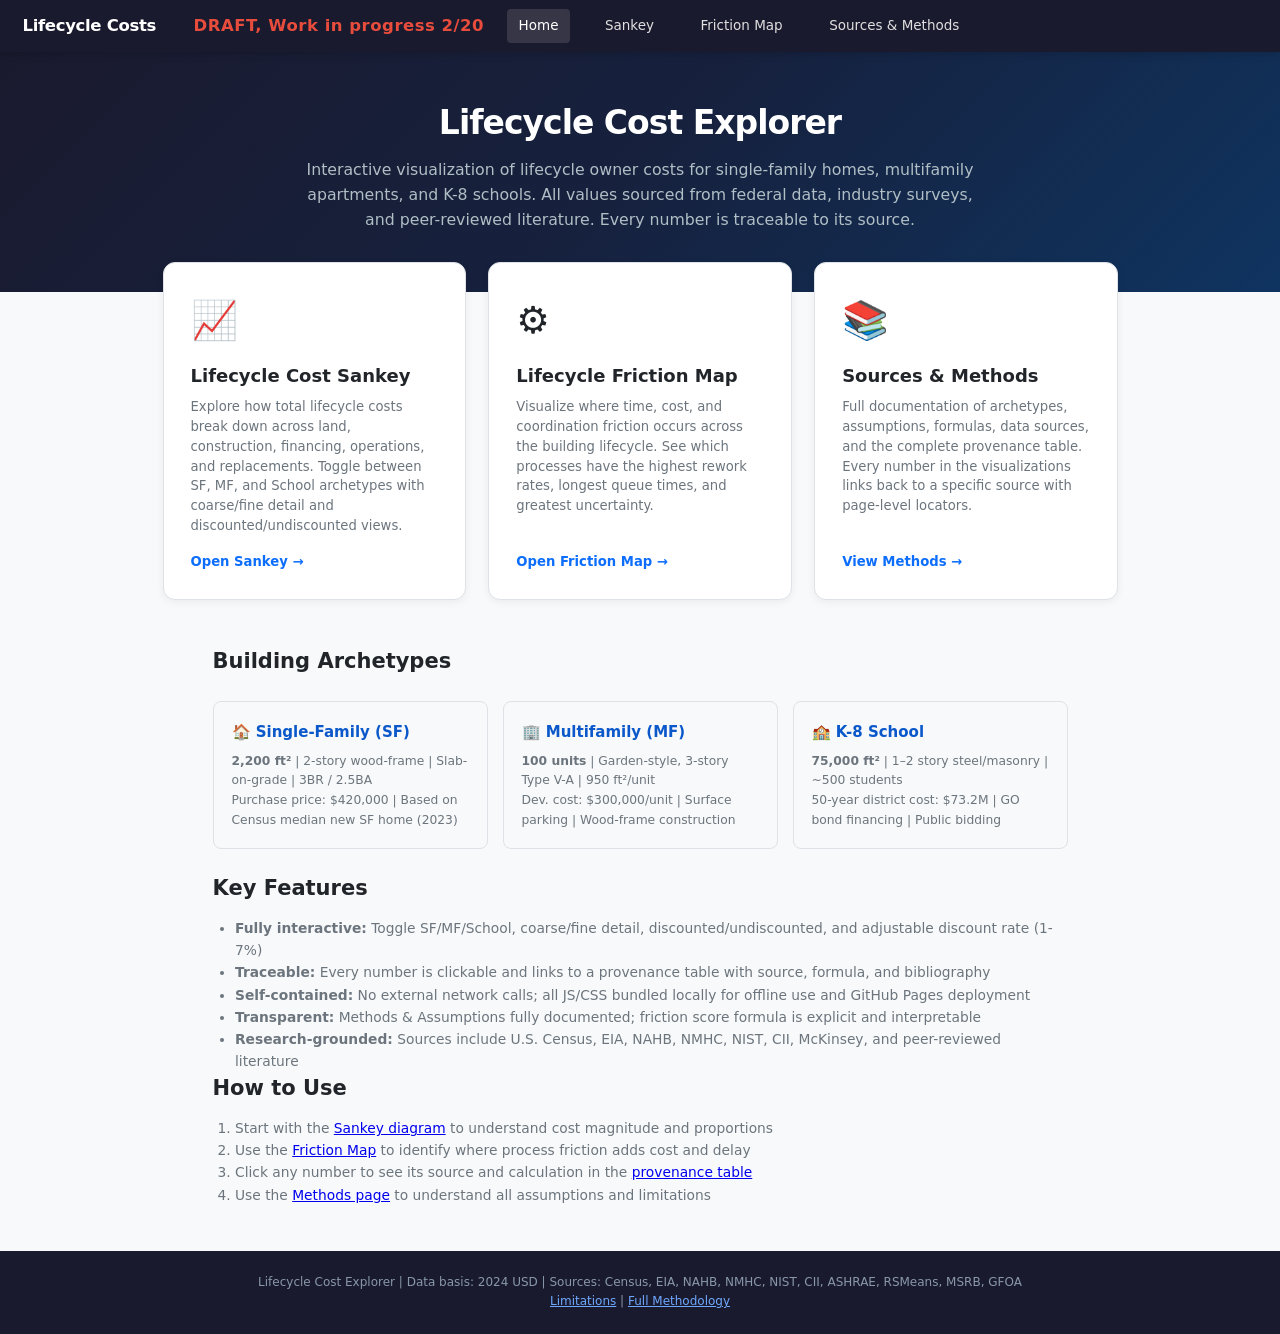
<file: index.html>
<!DOCTYPE html>
<html lang="en">
<head>
<meta charset="UTF-8">
<meta name="viewport" content="width=device-width, initial-scale=1.0">
<title>Lifecycle Cost Explorer</title>
<link rel="stylesheet" href="assets/styles.css">
<style>
  .hero { background: linear-gradient(135deg, #1a1a2e 0%, #16213e 50%, #0f3460 100%); color: #fff; padding: 3rem 2rem 2.5rem; text-align: center; }
  .hero h1 { font-size: 2.2rem; font-weight: 800; letter-spacing: -0.03em; margin-bottom: 0.5rem; }
  .hero p { font-size: 1.05rem; color: #b0bec5; max-width: 700px; margin: 0 auto 1.5rem; line-height: 1.6; }
  .cards { display: grid; grid-template-columns: repeat(auto-fit, minmax(280px, 1fr)); gap: 1.5rem; max-width: 1000px; margin: -2rem auto 3rem; padding: 0 1.5rem; }
  .card { background: var(--surface); border: 1px solid var(--border); border-radius: 12px; padding: 1.8rem; text-decoration: none; color: var(--text); transition: all 0.2s; box-shadow: 0 2px 8px rgba(0,0,0,0.06); display: flex; flex-direction: column; }
  .card:hover { transform: translateY(-3px); box-shadow: 0 8px 24px rgba(0,0,0,0.1); border-color: var(--primary); }
  .card-icon { font-size: 2.5rem; margin-bottom: 0.8rem; }
  .card h2 { font-size: 1.2rem; margin-bottom: 0.4rem; }
  .card p { font-size: 0.88rem; color: var(--text-muted); line-height: 1.5; flex: 1; }
  .card .card-action { margin-top: 1rem; color: var(--primary); font-weight: 600; font-size: 0.88rem; }
  .about-section { max-width: 900px; margin: 0 auto 3rem; padding: 0 1.5rem; }
  .about-section h2 { font-size: 1.4rem; margin-bottom: 0.8rem; }
  .about-section p { font-size: 0.92rem; color: var(--text-muted); margin-bottom: 0.8rem; }
  .arch-cards { display: grid; grid-template-columns: repeat(3, 1fr); gap: 1rem; margin: 1.5rem 0; }
  @media (max-width: 768px) { .arch-cards { grid-template-columns: 1fr; } }
  .arch-card { background: #f8f9fa; border: 1px solid var(--border); border-radius: 8px; padding: 1.2rem; }
  .arch-card h3 { font-size: 1rem; margin-bottom: 0.5rem; color: var(--primary-dark); }
  .arch-card p { font-size: 0.82rem; margin: 0; }
  footer { background: var(--nav-bg); color: #8898aa; text-align: center; padding: 1.5rem; font-size: 0.8rem; }
  footer a { color: #6ea8fe; }
</style>
</head>
<body>

<nav class="nav-bar">
  <span class="logo">Lifecycle Costs</span><span style="color:#e74c3c;font-size:1.1rem;font-weight:bold;margin-left:1rem;letter-spacing:0.5px">DRAFT, Work in progress 2/20</span>
  <a href="index.html" class="active">Home</a>
  <a href="sankey.html">Sankey</a>
  <a href="friction.html">Friction Map</a>
  <a href="sources.html">Sources &amp; Methods</a>
</nav>

<div class="hero">
  <h1>Lifecycle Cost Explorer</h1>
  <p>Interactive visualization of lifecycle owner costs for single-family homes, multifamily apartments, and K-8 schools. All values sourced from federal data, industry surveys, and peer-reviewed literature. Every number is traceable to its source.</p>
</div>

<div class="cards">
  <a href="sankey.html" class="card">
    <div class="card-icon">&#128200;</div>
    <h2>Lifecycle Cost Sankey</h2>
    <p>Explore how total lifecycle costs break down across land, construction, financing, operations, and replacements. Toggle between SF, MF, and School archetypes with coarse/fine detail and discounted/undiscounted views.</p>
    <div class="card-action">Open Sankey &rarr;</div>
  </a>
  <a href="friction.html" class="card">
    <div class="card-icon">&#9881;</div>
    <h2>Lifecycle Friction Map</h2>
    <p>Visualize where time, cost, and coordination friction occurs across the building lifecycle. See which processes have the highest rework rates, longest queue times, and greatest uncertainty.</p>
    <div class="card-action">Open Friction Map &rarr;</div>
  </a>
  <a href="sources.html" class="card">
    <div class="card-icon">&#128218;</div>
    <h2>Sources &amp; Methods</h2>
    <p>Full documentation of archetypes, assumptions, formulas, data sources, and the complete provenance table. Every number in the visualizations links back to a specific source with page-level locators.</p>
    <div class="card-action">View Methods &rarr;</div>
  </a>
</div>

<div class="about-section">
  <h2>Building Archetypes</h2>
  <div class="arch-cards">
    <div class="arch-card">
      <h3>&#127968; Single-Family (SF)</h3>
      <p><strong>2,200 ft&sup2;</strong> | 2-story wood-frame | Slab-on-grade | 3BR / 2.5BA<br>
      Purchase price: $420,000 | Based on Census median new SF home (2023)</p>
    </div>
    <div class="arch-card">
      <h3>&#127970; Multifamily (MF)</h3>
      <p><strong>100 units</strong> | Garden-style, 3-story Type V-A | 950 ft&sup2;/unit<br>
      Dev. cost: $300,000/unit | Surface parking | Wood-frame construction</p>
    </div>
    <div class="arch-card">
      <h3>&#127979; K-8 School</h3>
      <p><strong>75,000 ft&sup2;</strong> | 1&ndash;2 story steel/masonry | ~500 students<br>
      50-year district cost: $73.2M | GO bond financing | Public bidding</p>
    </div>
  </div>

  <h2>Key Features</h2>
  <ul style="font-size:0.92rem;color:var(--text-muted);padding-left:1.5rem">
    <li><strong>Fully interactive:</strong> Toggle SF/MF/School, coarse/fine detail, discounted/undiscounted, and adjustable discount rate (1-7%)</li>
    <li><strong>Traceable:</strong> Every number is clickable and links to a provenance table with source, formula, and bibliography</li>
    <li><strong>Self-contained:</strong> No external network calls; all JS/CSS bundled locally for offline use and GitHub Pages deployment</li>
    <li><strong>Transparent:</strong> Methods &amp; Assumptions fully documented; friction score formula is explicit and interpretable</li>
    <li><strong>Research-grounded:</strong> Sources include U.S. Census, EIA, NAHB, NMHC, NIST, CII, McKinsey, and peer-reviewed literature</li>
  </ul>

  <h2>How to Use</h2>
  <ol style="font-size:0.92rem;color:var(--text-muted);padding-left:1.5rem">
    <li>Start with the <a href="sankey.html">Sankey diagram</a> to understand cost magnitude and proportions</li>
    <li>Use the <a href="friction.html">Friction Map</a> to identify where process friction adds cost and delay</li>
    <li>Click any number to see its source and calculation in the <a href="sources.html">provenance table</a></li>
    <li>Use the <a href="sources.html">Methods page</a> to understand all assumptions and limitations</li>
  </ol>
</div>

<footer>
  <p>Lifecycle Cost Explorer | Data basis: 2024 USD | Sources: Census, EIA, NAHB, NMHC, NIST, CII, ASHRAE, RSMeans, MSRB, GFOA</p>
  <p><a href="sources.html#limitations">Limitations</a> | <a href="sources.html">Full Methodology</a></p>
</footer>

</body>
</html>
</file>
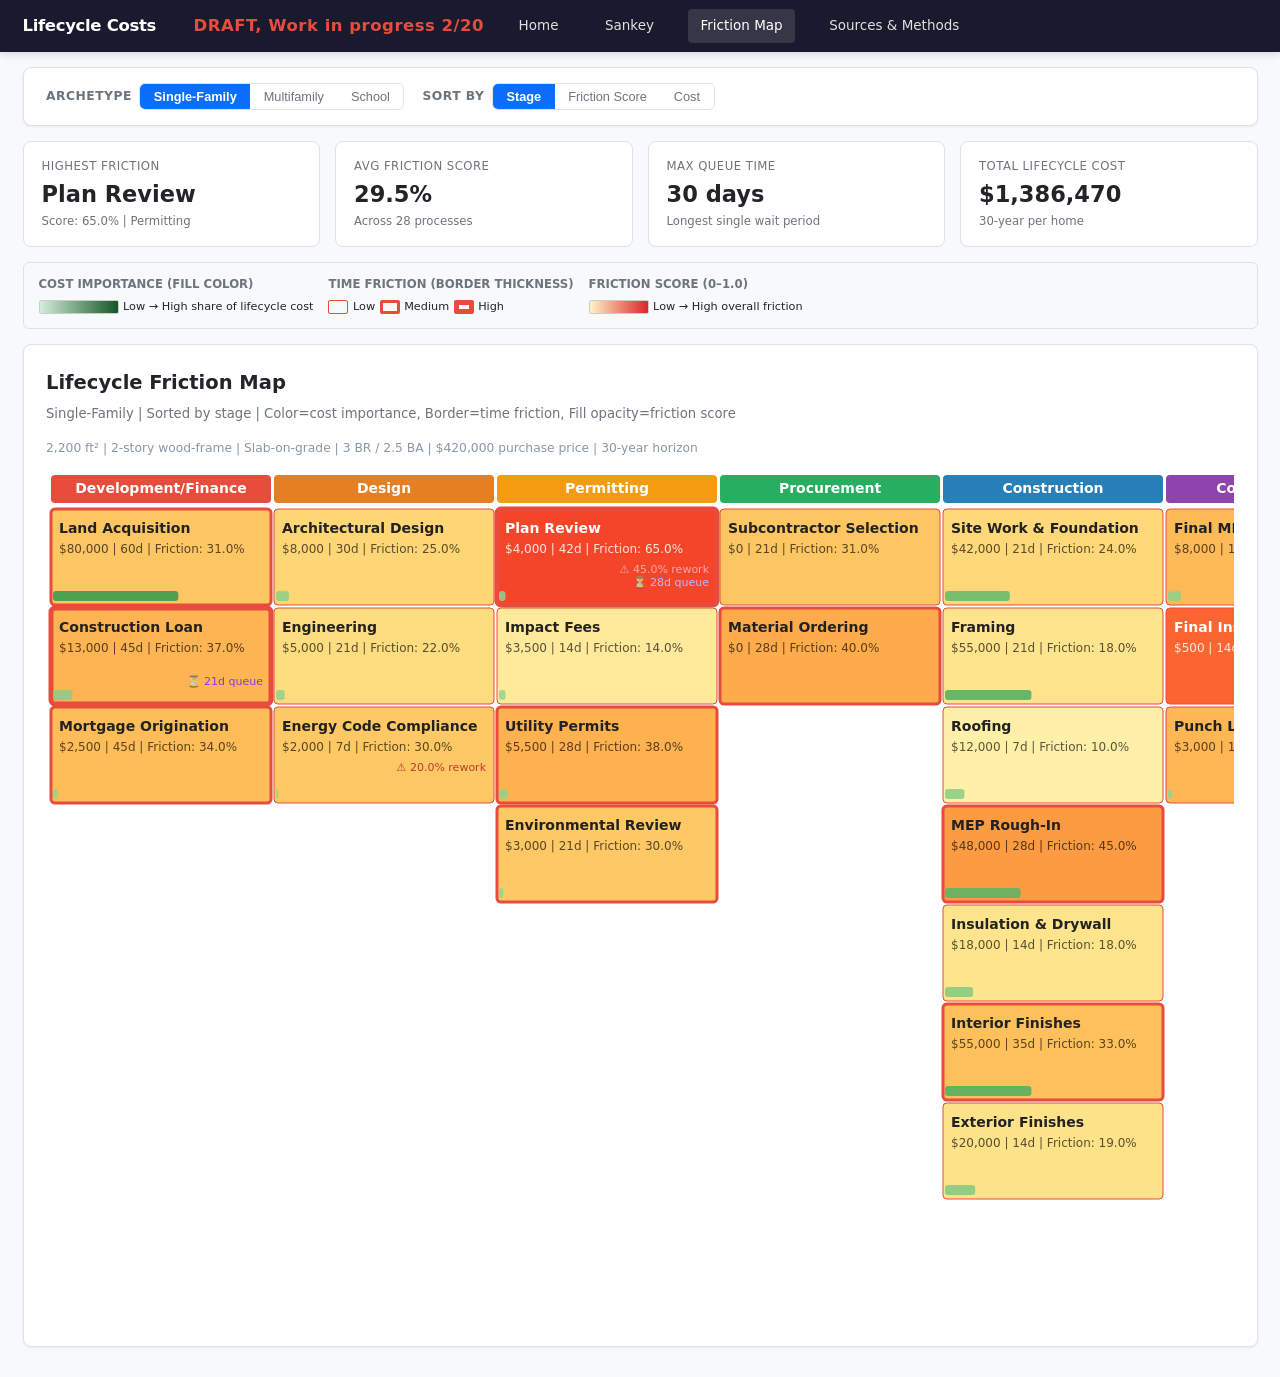
<file: friction.html>
<!DOCTYPE html>
<html lang="en">
<head>
<meta charset="UTF-8">
<meta name="viewport" content="width=device-width, initial-scale=1.0">
<title>Lifecycle Friction Map | Residential Lifecycle Cost Explorer</title>
<link rel="stylesheet" href="assets/styles.css">
<style>
  .friction-wrapper { overflow-x: auto; }
  .friction-svg text { font-family: 'Segoe UI', system-ui, sans-serif; }
  .cell-rect { cursor: pointer; transition: filter 0.15s, opacity 0.15s; }
  .cell-rect:hover { filter: brightness(1.15); }
  .hatch-overlay { pointer-events: none; }
  .axis-label { font-size: 11px; font-weight: 600; }
  .cell-label { font-size: 14px; fill: #fff; pointer-events: none; font-weight: 600; }
  .cell-label-dark { fill: #222; }
  .cell-sublabel { font-size: 12px; fill: rgba(255,255,255,0.85); pointer-events: none; }
  .cell-sublabel-dark { fill: rgba(0,0,0,0.65); }
  .stage-header { font-size: 14px; font-weight: 700; fill: #fff; }
  .friction-legend { display: flex; flex-wrap: wrap; gap: 1.5rem; margin-top: 1rem; }
  .friction-legend-section { display: flex; flex-direction: column; gap: 0.3rem; }
  .friction-legend-title { font-size: 0.78rem; font-weight: 700; color: var(--text-muted); text-transform: uppercase; }
</style>
</head>
<body>

<nav class="nav-bar">
  <span class="logo">Lifecycle Costs</span><span style="color:#e74c3c;font-size:1.1rem;font-weight:bold;margin-left:1rem;letter-spacing:0.5px">DRAFT, Work in progress 2/20</span>
  <a href="index.html">Home</a>
  <a href="sankey.html">Sankey</a>
  <a href="friction.html" class="active">Friction Map</a>
  <a href="sources.html">Sources &amp; Methods</a>
</nav>

<div class="controls">
  <div class="control-group">
    <label>Archetype</label>
    <div class="toggle-btn" role="radiogroup" aria-label="Building type">
      <button class="active" data-val="SF" role="radio" aria-checked="true">Single-Family</button>
      <button data-val="MF" role="radio" aria-checked="false">Multifamily</button>
      <button data-val="School" role="radio" aria-checked="false">School</button>
    </div>
  </div>
  <div class="control-group">
    <label id="sortLabel">Sort by</label>
    <div class="toggle-btn" role="radiogroup" aria-labelledby="sortLabel">
      <button class="active" data-val="stage" role="radio" aria-checked="true">Stage</button>
      <button data-val="friction" role="radio" aria-checked="false">Friction Score</button>
      <button data-val="cost" role="radio" aria-checked="false">Cost</button>
    </div>
  </div>
</div>

<div class="main-content">
  <div class="stat-cards" id="frictionStats"></div>
  <div class="legend" id="frictionLegend">
    <div class="friction-legend-section">
      <div class="friction-legend-title">Cost Importance (Fill Color)</div>
      <div style="display:flex;align-items:center;gap:0.3rem">
        <div style="width:80px;height:14px;background:linear-gradient(to right,#d4edda,#155724);border-radius:2px;border:1px solid #ccc"></div>
        <span style="font-size:0.75rem">Low → High share of lifecycle cost</span>
      </div>
    </div>
    <div class="friction-legend-section">
      <div class="friction-legend-title">Time Friction (Border Thickness)</div>
      <div style="display:flex;align-items:center;gap:0.3rem">
        <div style="width:20px;height:14px;border:1px solid #e74c3c;border-radius:2px"></div><span style="font-size:0.75rem">Low</span>
        <div style="width:20px;height:14px;border:3px solid #e74c3c;border-radius:2px"></div><span style="font-size:0.75rem">Medium</span>
        <div style="width:20px;height:14px;border:5px solid #e74c3c;border-radius:2px"></div><span style="font-size:0.75rem">High</span>
      </div>
    </div>
    <div class="friction-legend-section">
      <div class="friction-legend-title">Friction Score (0–1.0)</div>
      <div style="display:flex;align-items:center;gap:0.3rem">
        <div style="width:60px;height:14px;background:linear-gradient(to right,#fef3c7,#dc2626);border-radius:2px;border:1px solid #ccc"></div>
        <span style="font-size:0.75rem">Low → High overall friction</span>
      </div>
    </div>
  </div>

  <div class="chart-container">
    <div class="chart-title">Lifecycle Friction Map</div>
    <div class="chart-subtitle" id="frictionSubtitle">Single-Family | Sorted by Stage | Showing cost importance (color) and time friction (hatching)</div>
    <div class="chart-desc" id="frictionDesc" style="font-size:0.82rem;color:#8898aa;text-align:left;margin:0.2rem 0 0.8rem;line-height:1.5">2,200 ft&sup2; | 2-story wood-frame | Slab-on-grade | 3 BR / 2.5 BA | $420,000 purchase price</div>
    <div class="friction-wrapper" id="frictionChart"></div>
  </div>
</div>

<div class="tooltip" id="tooltip"></div>

<script src="assets/d3.v7.min.js"></script>
<script>
(function() {
  'use strict';

  let state = { archetype: 'SF', sort: 'stage' };
  let dataCache = {};
  const fmt = d3.format('$,.0f');
  const fmtPct = d3.format('.1f');

  const defaultStageOrder = ['Development/Finance', 'Design', 'Permitting', 'Procurement', 'Construction', 'Commissioning', 'Operations'];
  const stageColorMap = {
    'Development/Finance': '#e74c3c', 'Design': '#e67e22', 'Permitting': '#f39c12',
    'Procurement': '#27ae60', 'Construction': '#2980b9', 'Commissioning': '#8e44ad', 'Operations': '#34495e',
    'Planning/Bond': '#c0392b', 'Public Bidding': '#16a085'
  };

  // ===== Embedded Friction Data (no fetch needed) =====
  const EMBEDDED_FRICTION = {"SF":{"archetype":"SF","description":"Single-Family 2,200 ft² wood-frame","total_cost_usd":1386470,"total_timeline_months":8,"friction_formula":"Friction = 0.30*norm(queue) + 0.30*norm(rework) + 0.20*norm(coordination) + 0.20*norm(uncertainty)","normalization":"min-max across all cells within archetype, scaled [0,1]","stages":["Development/Finance","Design","Permitting","Procurement","Construction","Commissioning","Operations"],"cells":[{"stage":"Development/Finance","process":"Land Acquisition","sub_process":"Site selection, appraisal, due diligence","cost_usd":80000,"cost_pct":5.8,"time_days":60,"time_pct":25.0,"friction_score":0.31,"friction_components":{"queue_time_days":14,"rework_rate":0.05,"handoffs_count":3,"coordination_score":2,"uncertainty":3},"provenance_id":["P001"],"notes":"Appraisal 2wk, title 2wk, survey 1wk, Phase I 3wk"},{"stage":"Development/Finance","process":"Construction Loan","sub_process":"Loan origination and underwriting","cost_usd":13000,"cost_pct":0.9,"time_days":45,"time_pct":18.8,"friction_score":0.37,"friction_components":{"queue_time_days":21,"rework_rate":0.10,"handoffs_count":4,"coordination_score":3,"uncertainty":2},"provenance_id":["P013"],"notes":"Bank underwriting, appraisal, commitment letter"},{"stage":"Development/Finance","process":"Mortgage Origination","sub_process":"Permanent loan application and closing","cost_usd":2500,"cost_pct":0.2,"time_days":45,"time_pct":18.8,"friction_score":0.34,"friction_components":{"queue_time_days":14,"rework_rate":0.08,"handoffs_count":5,"coordination_score":3,"uncertainty":2},"provenance_id":["P015"],"notes":"Application, underwriting, appraisal, closing"},{"stage":"Design","process":"Architectural Design","sub_process":"Plan selection, site adaptation, specifications","cost_usd":8000,"cost_pct":0.6,"time_days":30,"time_pct":12.5,"friction_score":0.25,"friction_components":{"queue_time_days":7,"rework_rate":0.15,"handoffs_count":3,"coordination_score":2,"uncertainty":2},"provenance_id":["P002"],"notes":"Production home plan license + site-specific modifications"},{"stage":"Design","process":"Engineering","sub_process":"Structural and MEP engineering","cost_usd":5000,"cost_pct":0.4,"time_days":21,"time_pct":8.8,"friction_score":0.22,"friction_components":{"queue_time_days":7,"rework_rate":0.10,"handoffs_count":3,"coordination_score":3,"uncertainty":2},"provenance_id":["P002"],"notes":"Foundation design, truss engineering, load calcs"},{"stage":"Design","process":"Energy Code Compliance","sub_process":"IECC compliance documentation, REScheck","cost_usd":2000,"cost_pct":0.1,"time_days":7,"time_pct":2.9,"friction_score":0.30,"friction_components":{"queue_time_days":3,"rework_rate":0.20,"handoffs_count":2,"coordination_score":2,"uncertainty":3},"provenance_id":["P002"],"notes":"Increasing complexity with code updates; 20% resubmittal rate"},{"stage":"Permitting","process":"Plan Review","sub_process":"Building dept plan check and corrections","cost_usd":4000,"cost_pct":0.3,"time_days":42,"time_pct":17.5,"friction_score":0.65,"friction_components":{"queue_time_days":28,"rework_rate":0.45,"handoffs_count":2,"coordination_score":2,"uncertainty":4},"provenance_id":["P003"],"notes":"40-60% first-submission rejection rate (NAHB). Major friction point."},{"stage":"Permitting","process":"Impact Fees","sub_process":"Fee calculation and payment","cost_usd":3500,"cost_pct":0.3,"time_days":14,"time_pct":5.8,"friction_score":0.14,"friction_components":{"queue_time_days":7,"rework_rate":0.05,"handoffs_count":2,"coordination_score":1,"uncertainty":2},"provenance_id":["P004"],"notes":"Usually straightforward payment once permit approved"},{"stage":"Permitting","process":"Utility Permits","sub_process":"Water, sewer, electric, gas connection approval","cost_usd":5500,"cost_pct":0.4,"time_days":28,"time_pct":11.7,"friction_score":0.38,"friction_components":{"queue_time_days":14,"rework_rate":0.10,"handoffs_count":4,"coordination_score":3,"uncertainty":3},"provenance_id":["P005"],"notes":"Multiple utility providers; scheduling coordination"},{"stage":"Permitting","process":"Environmental Review","sub_process":"Stormwater, erosion control, tree preservation","cost_usd":3000,"cost_pct":0.2,"time_days":21,"time_pct":8.8,"friction_score":0.30,"friction_components":{"queue_time_days":10,"rework_rate":0.08,"handoffs_count":2,"coordination_score":2,"uncertainty":3},"provenance_id":["P004"],"notes":"NPDES permit, SWPPP if required"},{"stage":"Procurement","process":"Subcontractor Selection","sub_process":"Bidding and contracting trades","cost_usd":0,"cost_pct":0,"time_days":21,"time_pct":8.8,"friction_score":0.31,"friction_components":{"queue_time_days":7,"rework_rate":0.05,"handoffs_count":8,"coordination_score":3,"uncertainty":3},"provenance_id":["P006"],"notes":"15-25 subs for typical SF; labor shortage = limited bids"},{"stage":"Procurement","process":"Material Ordering","sub_process":"Windows, HVAC, specialty items with lead times","cost_usd":0,"cost_pct":0,"time_days":28,"time_pct":11.7,"friction_score":0.40,"friction_components":{"queue_time_days":14,"rework_rate":0.05,"handoffs_count":4,"coordination_score":2,"uncertainty":4},"provenance_id":["P006"],"notes":"Windows 4-12wk, HVAC 4-10wk, electrical panels 6-20wk lead"},{"stage":"Construction","process":"Site Work & Foundation","sub_process":"Grading, utilities, slab pour","cost_usd":42000,"cost_pct":3.0,"time_days":21,"time_pct":8.8,"friction_score":0.24,"friction_components":{"queue_time_days":5,"rework_rate":0.05,"handoffs_count":3,"coordination_score":2,"uncertainty":3},"provenance_id":["P006","P001"],"notes":"Weather-sensitive; inspection at footing and slab"},{"stage":"Construction","process":"Framing","sub_process":"Floor, wall, roof framing and sheathing","cost_usd":55000,"cost_pct":4.0,"time_days":21,"time_pct":8.8,"friction_score":0.18,"friction_components":{"queue_time_days":5,"rework_rate":0.04,"handoffs_count":3,"coordination_score":2,"uncertainty":2},"provenance_id":["P007"],"notes":"Framing inspection; 70-80% first-pass rate"},{"stage":"Construction","process":"Roofing","sub_process":"Shingle installation and flashing","cost_usd":12000,"cost_pct":0.9,"time_days":7,"time_pct":2.9,"friction_score":0.10,"friction_components":{"queue_time_days":5,"rework_rate":0.03,"handoffs_count":2,"coordination_score":1,"uncertainty":2},"provenance_id":["P008"],"notes":"Weather-dependent; usually single-trade"},{"stage":"Construction","process":"MEP Rough-In","sub_process":"Plumbing, electrical, HVAC ductwork/piping","cost_usd":48000,"cost_pct":3.5,"time_days":28,"time_pct":11.7,"friction_score":0.45,"friction_components":{"queue_time_days":10,"rework_rate":0.08,"handoffs_count":6,"coordination_score":4,"uncertainty":3},"provenance_id":["P009"],"notes":"3 trades in same walls/ceilings; highest coordination need. 75-85% pass rate."},{"stage":"Construction","process":"Insulation & Drywall","sub_process":"Insulation, drywall hang, tape, texture","cost_usd":18000,"cost_pct":1.3,"time_days":14,"time_pct":5.8,"friction_score":0.18,"friction_components":{"queue_time_days":5,"rework_rate":0.05,"handoffs_count":3,"coordination_score":2,"uncertainty":2},"provenance_id":["P010"],"notes":"Energy inspection before drywall; sequential dependency"},{"stage":"Construction","process":"Interior Finishes","sub_process":"Cabinets, counters, flooring, trim, paint, fixtures","cost_usd":55000,"cost_pct":4.0,"time_days":35,"time_pct":14.6,"friction_score":0.33,"friction_components":{"queue_time_days":10,"rework_rate":0.07,"handoffs_count":8,"coordination_score":3,"uncertainty":2},"provenance_id":["P010"],"notes":"Many trades; customer selections; damage from subsequent trades"},{"stage":"Construction","process":"Exterior Finishes","sub_process":"Siding, windows, doors, garage door, driveway","cost_usd":20000,"cost_pct":1.4,"time_days":14,"time_pct":5.8,"friction_score":0.19,"friction_components":{"queue_time_days":5,"rework_rate":0.04,"handoffs_count":3,"coordination_score":2,"uncertainty":2},"provenance_id":["P008"],"notes":"Weather-sensitive; window lead times critical path"},{"stage":"Commissioning","process":"Final MEP","sub_process":"Fixture installation, HVAC startup, testing","cost_usd":8000,"cost_pct":0.6,"time_days":14,"time_pct":5.8,"friction_score":0.35,"friction_components":{"queue_time_days":5,"rework_rate":0.10,"handoffs_count":4,"coordination_score":3,"uncertainty":3},"provenance_id":["P009"],"notes":"HVAC commissioning, electrical panel trim-out"},{"stage":"Commissioning","process":"Final Inspections","sub_process":"Building dept final, CO issuance","cost_usd":500,"cost_pct":0.0,"time_days":14,"time_pct":5.8,"friction_score":0.58,"friction_components":{"queue_time_days":7,"rework_rate":0.25,"handoffs_count":3,"coordination_score":3,"uncertainty":4},"provenance_id":["P003"],"notes":"65-80% first-pass final inspection rate. Major gating event."},{"stage":"Commissioning","process":"Punch List","sub_process":"Deficiency correction and customer walkthrough","cost_usd":3000,"cost_pct":0.2,"time_days":14,"time_pct":5.8,"friction_score":0.36,"friction_components":{"queue_time_days":3,"rework_rate":0.30,"handoffs_count":5,"coordination_score":3,"uncertainty":2},"provenance_id":["P021"],"notes":"Average 20-50 punch items per home; 85-95% have at least one claim"},{"stage":"Operations","process":"Property Tax","sub_process":"Annual assessment, payment, appeals","cost_usd":138600,"cost_pct":10.0,"time_days":365,"time_pct":100,"friction_score":0.18,"friction_components":{"queue_time_days":30,"rework_rate":0.05,"handoffs_count":1,"coordination_score":1,"uncertainty":3},"provenance_id":["P018"],"notes":"Assessment appeals possible; reassessment uncertainty"},{"stage":"Operations","process":"Insurance","sub_process":"Annual renewal, claims processing","cost_usd":72000,"cost_pct":5.2,"time_days":365,"time_pct":100,"friction_score":0.19,"friction_components":{"queue_time_days":14,"rework_rate":0.03,"handoffs_count":2,"coordination_score":1,"uncertainty":3},"provenance_id":["P019"],"notes":"Rate volatility; claim disputes if damage occurs"},{"stage":"Operations","process":"Routine Maintenance","sub_process":"Preventive maintenance, minor repairs","cost_usd":126000,"cost_pct":9.1,"time_days":365,"time_pct":100,"friction_score":0.28,"friction_components":{"queue_time_days":14,"rework_rate":0.10,"handoffs_count":3,"coordination_score":2,"uncertainty":3},"provenance_id":["P021"],"notes":"Contractor availability 2-6wk wait; coordination for larger jobs"},{"stage":"Operations","process":"Capital Replacements","sub_process":"Roof, HVAC, water heater, appliances, etc.","cost_usd":44600,"cost_pct":3.2,"time_days":0,"time_pct":0,"friction_score":0.42,"friction_components":{"queue_time_days":21,"rework_rate":0.05,"handoffs_count":4,"coordination_score":3,"uncertainty":4},"provenance_id":["P022","P023","P024","P025","P026","P027"],"notes":"Timing uncertainty; emergency vs planned; permit requirements for some"},{"stage":"Operations","process":"Utilities","sub_process":"Ongoing utility management","cost_usd":78000,"cost_pct":5.6,"time_days":365,"time_pct":100,"friction_score":0.06,"friction_components":{"queue_time_days":3,"rework_rate":0.01,"handoffs_count":1,"coordination_score":1,"uncertainty":2},"provenance_id":["P020"],"notes":"Low friction; automated billing; rate uncertainty only"},{"stage":"Operations","process":"HOA / Community","sub_process":"Dues, architectural review, governance","cost_usd":18000,"cost_pct":1.3,"time_days":365,"time_pct":100,"friction_score":0.21,"friction_components":{"queue_time_days":30,"rework_rate":0.10,"handoffs_count":2,"coordination_score":2,"uncertainty":2},"provenance_id":["P028"],"notes":"Architectural modification approval 30-60 days; disputes possible"}]},"MF":{"archetype":"MF","description":"Multifamily 100-unit garden-style, 3-story wood-frame (per unit)","total_cost_usd":949100,"total_timeline_months":18,"friction_formula":"Friction = 0.30*norm(queue) + 0.30*norm(rework) + 0.20*norm(coordination) + 0.20*norm(uncertainty)","normalization":"min-max across all cells within archetype, scaled [0,1]","stages":["Development/Finance","Design","Permitting","Procurement","Construction","Commissioning","Operations"],"cells":[{"stage":"Development/Finance","process":"Land Acquisition","sub_process":"Site selection, due diligence, entitlement analysis","cost_usd":30000,"cost_pct":3.2,"time_days":90,"time_pct":16.7,"friction_score":0.45,"friction_components":{"queue_time_days":21,"rework_rate":0.08,"handoffs_count":5,"coordination_score":4,"uncertainty":4},"provenance_id":["P101"],"notes":"Environmental, geotech, market study, title, survey"},{"stage":"Development/Finance","process":"Zoning / Entitlement","sub_process":"Land use approval, site plan review, community meetings","cost_usd":5000,"cost_pct":0.5,"time_days":120,"time_pct":22.2,"friction_score":0.78,"friction_components":{"queue_time_days":60,"rework_rate":0.25,"handoffs_count":6,"coordination_score":5,"uncertainty":5},"provenance_id":["P106"],"notes":"Highest friction: NIMBY opposition, multiple hearings, agency coordination. 6-14mo typical."},{"stage":"Development/Finance","process":"Construction Loan","sub_process":"Loan origination and underwriting","cost_usd":15000,"cost_pct":1.6,"time_days":60,"time_pct":11.1,"friction_score":0.41,"friction_components":{"queue_time_days":21,"rework_rate":0.15,"handoffs_count":6,"coordination_score":4,"uncertainty":3},"provenance_id":["P117"],"notes":"Bank underwriting, appraisal, market study, environmental clearance"},{"stage":"Design","process":"Architecture","sub_process":"Schematic design through construction documents","cost_usd":8000,"cost_pct":0.8,"time_days":60,"time_pct":11.1,"friction_score":0.39,"friction_components":{"queue_time_days":14,"rework_rate":0.20,"handoffs_count":5,"coordination_score":4,"uncertainty":3},"provenance_id":["P103"],"notes":"Unit mix optimization, code compliance, ADA/FHA requirements"},{"stage":"Design","process":"Structural Engineering","sub_process":"Structural design and calculations","cost_usd":3000,"cost_pct":0.3,"time_days":30,"time_pct":5.6,"friction_score":0.24,"friction_components":{"queue_time_days":7,"rework_rate":0.12,"handoffs_count":3,"coordination_score":3,"uncertainty":2},"provenance_id":["P103"],"notes":"Wood-frame 3-story; seismic/wind per IBC"},{"stage":"Design","process":"MEP Engineering","sub_process":"Mechanical, electrical, plumbing, fire protection design","cost_usd":4000,"cost_pct":0.4,"time_days":30,"time_pct":5.6,"friction_score":0.35,"friction_components":{"queue_time_days":7,"rework_rate":0.15,"handoffs_count":4,"coordination_score":4,"uncertainty":3},"provenance_id":["P103"],"notes":"100-unit systems more complex than SF; fire sprinkler design"},{"stage":"Design","process":"Civil / Landscape","sub_process":"Site civil, stormwater, landscape architecture","cost_usd":2000,"cost_pct":0.2,"time_days":21,"time_pct":3.9,"friction_score":0.22,"friction_components":{"queue_time_days":7,"rework_rate":0.10,"handoffs_count":3,"coordination_score":3,"uncertainty":2},"provenance_id":["P103"],"notes":"Stormwater management, parking layout, ADA site access"},{"stage":"Permitting","process":"Plan Review","sub_process":"Building dept comprehensive plan check","cost_usd":3000,"cost_pct":0.3,"time_days":90,"time_pct":16.7,"friction_score":0.82,"friction_components":{"queue_time_days":60,"rework_rate":0.55,"handoffs_count":4,"coordination_score":3,"uncertainty":5},"provenance_id":["P104"],"notes":"25-45% first-pass approval rate for MF. 2-4 review cycles typical. Highest friction."},{"stage":"Permitting","process":"Impact Fees","sub_process":"Fee calculation, negotiation, payment","cost_usd":5000,"cost_pct":0.5,"time_days":30,"time_pct":5.6,"friction_score":0.19,"friction_components":{"queue_time_days":14,"rework_rate":0.05,"handoffs_count":3,"coordination_score":2,"uncertainty":3},"provenance_id":["P105"],"notes":"Multiple fee types; some negotiable; high variability by jurisdiction"},{"stage":"Permitting","process":"Environmental Review","sub_process":"NEPA/state environmental clearance","cost_usd":3000,"cost_pct":0.3,"time_days":60,"time_pct":11.1,"friction_score":0.48,"friction_components":{"queue_time_days":30,"rework_rate":0.15,"handoffs_count":4,"coordination_score":4,"uncertainty":4},"provenance_id":["P106"],"notes":"Categorical exclusion to full EIR; 6-18mo for full review"},{"stage":"Permitting","process":"Utility Permits","sub_process":"Water, sewer, electric, gas, telecom connections","cost_usd":2000,"cost_pct":0.2,"time_days":45,"time_pct":8.3,"friction_score":0.40,"friction_components":{"queue_time_days":21,"rework_rate":0.12,"handoffs_count":5,"coordination_score":4,"uncertainty":3},"provenance_id":["P107"],"notes":"Multiple utility providers; capacity analysis; main extensions"},{"stage":"Permitting","process":"Fire / Life Safety","sub_process":"Fire marshal review, NFPA compliance","cost_usd":2000,"cost_pct":0.2,"time_days":45,"time_pct":8.3,"friction_score":0.52,"friction_components":{"queue_time_days":21,"rework_rate":0.30,"handoffs_count":3,"coordination_score":3,"uncertainty":4},"provenance_id":["P104"],"notes":"Sprinkler, alarm, egress review; 30% correction rate typical"},{"stage":"Procurement","process":"GC Selection","sub_process":"GC bidding, negotiation, contract","cost_usd":0,"cost_pct":0,"time_days":45,"time_pct":8.3,"friction_score":0.28,"friction_components":{"queue_time_days":14,"rework_rate":0.10,"handoffs_count":5,"coordination_score":3,"uncertainty":3},"provenance_id":["P108"],"notes":"Competitive bidding; GMP or lump-sum; 2-3 qualified GCs"},{"stage":"Procurement","process":"Subcontractor Buyout","sub_process":"Trade contractor bidding and contracting","cost_usd":0,"cost_pct":0,"time_days":60,"time_pct":11.1,"friction_score":0.47,"friction_components":{"queue_time_days":14,"rework_rate":0.15,"handoffs_count":15,"coordination_score":4,"uncertainty":4},"provenance_id":["P108"],"notes":"30-60 subcontractors; labor shortage limits competition"},{"stage":"Procurement","process":"Material Procurement","sub_process":"Long-lead material ordering","cost_usd":0,"cost_pct":0,"time_days":60,"time_pct":11.1,"friction_score":0.42,"friction_components":{"queue_time_days":28,"rework_rate":0.08,"handoffs_count":8,"coordination_score":3,"uncertainty":4},"provenance_id":["P108"],"notes":"Bulk windows, appliances, HVAC, electrical; 4-16wk lead times"},{"stage":"Construction","process":"Site Work & Utilities","sub_process":"Mass grading, underground utilities, paving base","cost_usd":20000,"cost_pct":2.1,"time_days":60,"time_pct":11.1,"friction_score":0.27,"friction_components":{"queue_time_days":10,"rework_rate":0.05,"handoffs_count":5,"coordination_score":3,"uncertainty":3},"provenance_id":["P102","P108"],"notes":"Weather-sensitive; utility coordination with public agencies"},{"stage":"Construction","process":"Foundation","sub_process":"Footings and slab-on-grade per building","cost_usd":15000,"cost_pct":1.6,"time_days":45,"time_pct":8.3,"friction_score":0.17,"friction_components":{"queue_time_days":7,"rework_rate":0.03,"handoffs_count":3,"coordination_score":2,"uncertainty":2},"provenance_id":["P108"],"notes":"Concrete work; inspection at footing and pre-pour"},{"stage":"Construction","process":"Structural Framing","sub_process":"3-story wood framing, sheathing, trusses","cost_usd":30000,"cost_pct":3.2,"time_days":90,"time_pct":16.7,"friction_score":0.26,"friction_components":{"queue_time_days":10,"rework_rate":0.05,"handoffs_count":6,"coordination_score":3,"uncertainty":2},"provenance_id":["P109"],"notes":"Multiple buildings phased; framing crew critical path"},{"stage":"Construction","process":"Building Envelope","sub_process":"Roofing, siding, windows, waterproofing","cost_usd":18000,"cost_pct":1.9,"time_days":45,"time_pct":8.3,"friction_score":0.19,"friction_components":{"queue_time_days":7,"rework_rate":0.04,"handoffs_count":4,"coordination_score":2,"uncertainty":2},"provenance_id":["P110"],"notes":"Weather-sensitive; window delivery critical"},{"stage":"Construction","process":"MEP Rough-In","sub_process":"Plumbing, electrical, HVAC, fire sprinkler","cost_usd":35000,"cost_pct":3.7,"time_days":60,"time_pct":11.1,"friction_score":0.55,"friction_components":{"queue_time_days":14,"rework_rate":0.10,"handoffs_count":8,"coordination_score":5,"uncertainty":3},"provenance_id":["P111"],"notes":"4 trades in shared spaces; BIM clash detection helps. Highest construction friction."},{"stage":"Construction","process":"Interior Build-Out","sub_process":"Drywall, paint, flooring, cabinets, counters, fixtures","cost_usd":40000,"cost_pct":4.2,"time_days":75,"time_pct":13.9,"friction_score":0.38,"friction_components":{"queue_time_days":10,"rework_rate":0.08,"handoffs_count":10,"coordination_score":4,"uncertainty":2},"provenance_id":["P112"],"notes":"100 units phased; many simultaneous trades; damage protection"},{"stage":"Construction","process":"Common Areas","sub_process":"Lobbies, leasing office, fitness, amenities","cost_usd":15000,"cost_pct":1.6,"time_days":45,"time_pct":8.3,"friction_score":0.26,"friction_components":{"queue_time_days":7,"rework_rate":0.06,"handoffs_count":6,"coordination_score":3,"uncertainty":2},"provenance_id":["P113"],"notes":"Custom finishes; owner selections; timing with lease-up"},{"stage":"Construction","process":"Parking & Landscape","sub_process":"Surface parking, curbing, irrigation, planting","cost_usd":12000,"cost_pct":1.3,"time_days":30,"time_pct":5.6,"friction_score":0.14,"friction_components":{"queue_time_days":5,"rework_rate":0.03,"handoffs_count":3,"coordination_score":2,"uncertainty":2},"provenance_id":["P114"],"notes":"Final phase; weather-dependent; seasonal planting"},{"stage":"Commissioning","process":"MEP Testing","sub_process":"HVAC balancing, electrical testing, plumbing pressure test","cost_usd":2000,"cost_pct":0.2,"time_days":30,"time_pct":5.6,"friction_score":0.40,"friction_components":{"queue_time_days":10,"rework_rate":0.15,"handoffs_count":5,"coordination_score":4,"uncertainty":3},"provenance_id":["P111"],"notes":"100-unit testing; phased building-by-building"},{"stage":"Commissioning","process":"Fire / Life Safety Testing","sub_process":"Sprinkler flow test, alarm test, smoke control","cost_usd":1000,"cost_pct":0.1,"time_days":14,"time_pct":2.6,"friction_score":0.47,"friction_components":{"queue_time_days":7,"rework_rate":0.20,"handoffs_count":3,"coordination_score":3,"uncertainty":4},"provenance_id":["P104"],"notes":"Fire marshal acceptance; 20% failure rate on first test"},{"stage":"Commissioning","process":"Building Inspections (CO)","sub_process":"Final inspections, certificate of occupancy","cost_usd":500,"cost_pct":0.1,"time_days":30,"time_pct":5.6,"friction_score":0.68,"friction_components":{"queue_time_days":14,"rework_rate":0.30,"handoffs_count":4,"coordination_score":3,"uncertainty":5},"provenance_id":["P104"],"notes":"Multi-department sign-off; phased COs per building; 30% correction rate"},{"stage":"Commissioning","process":"Punch List","sub_process":"Unit-by-unit deficiency correction, turnover","cost_usd":3000,"cost_pct":0.3,"time_days":30,"time_pct":5.6,"friction_score":0.42,"friction_components":{"queue_time_days":5,"rework_rate":0.35,"handoffs_count":8,"coordination_score":4,"uncertainty":2},"provenance_id":["P125"],"notes":"100 units × 20-40 items each; significant coordination"},{"stage":"Operations","process":"Property Management","sub_process":"Day-to-day operations, leasing, tenant relations","cost_usd":111000,"cost_pct":11.7,"time_days":365,"time_pct":100,"friction_score":0.22,"friction_components":{"queue_time_days":7,"rework_rate":0.05,"handoffs_count":3,"coordination_score":3,"uncertainty":2},"provenance_id":["P120","P121"],"notes":"Ongoing; staff turnover, compliance, vendor management"},{"stage":"Operations","process":"Property Tax","sub_process":"Annual assessment, payment, abatement maintenance","cost_usd":60000,"cost_pct":6.3,"time_days":365,"time_pct":100,"friction_score":0.24,"friction_components":{"queue_time_days":30,"rework_rate":0.08,"handoffs_count":2,"coordination_score":2,"uncertainty":3},"provenance_id":["P122"],"notes":"Reassessment risk; appeal process; abatement compliance"},{"stage":"Operations","process":"Insurance","sub_process":"Annual renewal, claims management","cost_usd":27000,"cost_pct":2.8,"time_days":365,"time_pct":100,"friction_score":0.28,"friction_components":{"queue_time_days":14,"rework_rate":0.05,"handoffs_count":2,"coordination_score":2,"uncertainty":4},"provenance_id":["P123"],"notes":"Rate volatility; coverage disputes; Sun Belt hurricane risk"},{"stage":"Operations","process":"Maintenance & Repairs","sub_process":"Routine repairs, service requests, preventive maintenance","cost_usd":45000,"cost_pct":4.7,"time_days":365,"time_pct":100,"friction_score":0.28,"friction_components":{"queue_time_days":7,"rework_rate":0.10,"handoffs_count":4,"coordination_score":3,"uncertainty":3},"provenance_id":["P125"],"notes":"In-house staff + contractors; work order management"},{"stage":"Operations","process":"Unit Turnover","sub_process":"Make-ready, marketing, re-leasing vacant units","cost_usd":24000,"cost_pct":2.5,"time_days":365,"time_pct":100,"friction_score":0.33,"friction_components":{"queue_time_days":14,"rework_rate":0.15,"handoffs_count":5,"coordination_score":3,"uncertainty":3},"provenance_id":["P126"],"notes":"~50% annual turnover; 2-3 week make-ready per unit"},{"stage":"Operations","process":"Capital Replacements","sub_process":"Major system replacements across 100 units","cost_usd":36500,"cost_pct":3.8,"time_days":0,"time_pct":0,"friction_score":0.45,"friction_components":{"queue_time_days":21,"rework_rate":0.05,"handoffs_count":5,"coordination_score":4,"uncertainty":4},"provenance_id":["P129","P130","P131","P132","P133","P134","P135","P136"],"notes":"Phased replacements; reserve fund management; tenant coordination"}]},"School":{"archetype":"School","description":"K-8 Elementary School, 75,000 ft\u00b2, steel/masonry","total_cost_usd":73216000,"total_timeline_months":36,"friction_formula":"Friction = 0.30*norm(queue) + 0.30*norm(rework) + 0.20*norm(coordination) + 0.20*norm(uncertainty)","normalization":"min-max across all cells within archetype, scaled [0,1]","stages":["Planning/Bond","Design","Permitting","Public Bidding","Construction","Commissioning","Operations"],"cells":[{"stage":"Planning/Bond","process":"Needs Assessment & Master Plan","sub_process":"Enrollment projections, facility condition assessment, educational specs","cost_usd":150000,"cost_pct":0.2,"time_days":120,"time_pct":11.1,"friction_score":0.4,"friction_components":{"queue_time_days":30,"rework_rate":0.15,"handoffs_count":6,"coordination_score":4,"uncertainty":3},"provenance_id":["P221"],"notes":"Board committees, community stakeholders, educational consultants"},{"stage":"Planning/Bond","process":"Bond Referendum","sub_process":"Bond measure development, public campaign, election","cost_usd":200000,"cost_pct":0.3,"time_days":180,"time_pct":16.7,"friction_score":0.72,"friction_components":{"queue_time_days":90,"rework_rate":0.3,"handoffs_count":8,"coordination_score":5,"uncertainty":5},"provenance_id":["P222"],"notes":"30-40% of school bonds fail first attempt; 6-month election cycle; high public uncertainty"},{"stage":"Planning/Bond","process":"Bond Sale & Financing","sub_process":"Bond underwriting, credit rating, sale to market","cost_usd":471000,"cost_pct":0.6,"time_days":60,"time_pct":5.6,"friction_score":0.35,"friction_components":{"queue_time_days":21,"rework_rate":0.1,"handoffs_count":5,"coordination_score":3,"uncertainty":3},"provenance_id":["P207","P208"],"notes":"Financial advisor, bond counsel, rating agency, underwriter coordination"},{"stage":"Design","process":"Schematic Design","sub_process":"Educational program, space adjacency, massing, community review","cost_usd":315000,"cost_pct":0.4,"time_days":90,"time_pct":8.3,"friction_score":0.45,"friction_components":{"queue_time_days":14,"rework_rate":0.25,"handoffs_count":6,"coordination_score":4,"uncertainty":3},"provenance_id":["P202"],"notes":"Board/community input cycles; educational adequacy reviews; 25% rework from stakeholder changes"},{"stage":"Design","process":"Design Development","sub_process":"Detailed design, materials selection, value engineering","cost_usd":440000,"cost_pct":0.6,"time_days":90,"time_pct":8.3,"friction_score":0.38,"friction_components":{"queue_time_days":14,"rework_rate":0.2,"handoffs_count":5,"coordination_score":4,"uncertainty":3},"provenance_id":["P202"],"notes":"Value engineering cycles; budget reconciliation; specialty consultant coordination"},{"stage":"Design","process":"Construction Documents","sub_process":"Full drawing set, specifications, bid documents","cost_usd":500000,"cost_pct":0.7,"time_days":120,"time_pct":11.1,"friction_score":0.33,"friction_components":{"queue_time_days":10,"rework_rate":0.15,"handoffs_count":5,"coordination_score":4,"uncertainty":2},"provenance_id":["P202"],"notes":"Multi-discipline coordination; code compliance; constructability review"},{"stage":"Permitting","process":"Plan Review","sub_process":"Building department review, fire marshal, health dept","cost_usd":180000,"cost_pct":0.2,"time_days":90,"time_pct":8.3,"friction_score":0.62,"friction_components":{"queue_time_days":45,"rework_rate":0.4,"handoffs_count":4,"coordination_score":3,"uncertainty":4},"provenance_id":["P203"],"notes":"Multiple reviewing agencies; 40% correction rate; state education dept review required in many states"},{"stage":"Permitting","process":"Environmental Review","sub_process":"NEPA/CEQA, Phase I ESA, stormwater, wetlands","cost_usd":100000,"cost_pct":0.1,"time_days":120,"time_pct":11.1,"friction_score":0.5,"friction_components":{"queue_time_days":60,"rework_rate":0.15,"handoffs_count":3,"coordination_score":3,"uncertainty":5},"provenance_id":["P203"],"notes":"Potential for significant delays from environmental findings; public comment periods"},{"stage":"Permitting","process":"Board & Zoning Approvals","sub_process":"School board final approval, conditional use permit, ADA compliance","cost_usd":70000,"cost_pct":0.1,"time_days":60,"time_pct":5.6,"friction_score":0.43,"friction_components":{"queue_time_days":30,"rework_rate":0.1,"handoffs_count":4,"coordination_score":3,"uncertainty":4},"provenance_id":["P203"],"notes":"Public hearing requirements; potential community opposition"},{"stage":"Public Bidding","process":"Bid Package Preparation","sub_process":"Bid documents, pre-qualification, advertisement","cost_usd":0,"cost_pct":0.0,"time_days":30,"time_pct":2.8,"friction_score":0.28,"friction_components":{"queue_time_days":7,"rework_rate":0.1,"handoffs_count":3,"coordination_score":2,"uncertainty":2},"provenance_id":["P223"],"notes":"Public procurement rules; pre-qualification requirements; statutory advertisement periods"},{"stage":"Public Bidding","process":"Bid Period & Evaluation","sub_process":"Bid submission, evaluation, board approval of contractor","cost_usd":0,"cost_pct":0.0,"time_days":45,"time_pct":4.2,"friction_score":0.42,"friction_components":{"queue_time_days":14,"rework_rate":0.15,"handoffs_count":4,"coordination_score":3,"uncertainty":4},"provenance_id":["P223"],"notes":"Bid protests possible; all bids over budget requiring re-bid (15-20% of projects); prevailing wage compliance"},{"stage":"Public Bidding","process":"Contract Award & NTP","sub_process":"Board approval, contract execution, performance bonds, notice to proceed","cost_usd":0,"cost_pct":0.0,"time_days":30,"time_pct":2.8,"friction_score":0.3,"friction_components":{"queue_time_days":14,"rework_rate":0.05,"handoffs_count":4,"coordination_score":3,"uncertainty":2},"provenance_id":["P223"],"notes":"Board meeting schedule dependency; bonding capacity review"},{"stage":"Construction","process":"Sitework & Foundation","sub_process":"Excavation, utilities, deep foundations, slab on grade","cost_usd":3600000,"cost_pct":4.9,"time_days":90,"time_pct":8.3,"friction_score":0.3,"friction_components":{"queue_time_days":10,"rework_rate":0.08,"handoffs_count":4,"coordination_score":3,"uncertainty":3},"provenance_id":["P204"],"notes":"Geotechnical surprises; weather delays; utility relocation coordination"},{"stage":"Construction","process":"Structural & Shell","sub_process":"Steel erection, masonry, concrete, roofing, waterproofing","cost_usd":5400000,"cost_pct":7.4,"time_days":120,"time_pct":11.1,"friction_score":0.28,"friction_components":{"queue_time_days":10,"rework_rate":0.05,"handoffs_count":5,"coordination_score":3,"uncertainty":3},"provenance_id":["P204"],"notes":"Steel lead times 12-16 weeks; weather-sensitive masonry; inspection holds"},{"stage":"Construction","process":"MEP Rough-In","sub_process":"HVAC ductwork, plumbing, electrical, fire sprinkler","cost_usd":4000000,"cost_pct":5.5,"time_days":90,"time_pct":8.3,"friction_score":0.48,"friction_components":{"queue_time_days":14,"rework_rate":0.1,"handoffs_count":8,"coordination_score":5,"uncertainty":3},"provenance_id":["P204","P205"],"notes":"4 trades in overhead; clash detection critical; sequential inspections. Highest coordination need."},{"stage":"Construction","process":"Interior Finishes","sub_process":"Drywall, ceilings, flooring, casework, paint, specialties","cost_usd":3200000,"cost_pct":4.4,"time_days":90,"time_pct":8.3,"friction_score":0.35,"friction_components":{"queue_time_days":10,"rework_rate":0.08,"handoffs_count":8,"coordination_score":3,"uncertainty":2},"provenance_id":["P205"],"notes":"Many concurrent trades; owner selections; damage from subsequent work"},{"stage":"Construction","process":"Site Completion","sub_process":"Parking, playgrounds, athletic fields, landscaping","cost_usd":1725000,"cost_pct":2.4,"time_days":60,"time_pct":5.6,"friction_score":0.22,"friction_components":{"queue_time_days":7,"rework_rate":0.05,"handoffs_count":3,"coordination_score":2,"uncertainty":2},"provenance_id":["P205"],"notes":"Weather-dependent; can parallel interior work"},{"stage":"Commissioning","process":"Systems Commissioning","sub_process":"HVAC TAB, controls, BAS, fire alarm, electrical switchgear testing","cost_usd":250000,"cost_pct":0.3,"time_days":30,"time_pct":2.8,"friction_score":0.45,"friction_components":{"queue_time_days":7,"rework_rate":0.2,"handoffs_count":5,"coordination_score":4,"uncertainty":3},"provenance_id":["P206"],"notes":"ASHRAE Guideline 0 commissioning; retesting common; seasonal limitations"},{"stage":"Commissioning","process":"Final Inspections & CO","sub_process":"Building dept, fire marshal, health dept, state education dept finals","cost_usd":50000,"cost_pct":0.1,"time_days":30,"time_pct":2.8,"friction_score":0.55,"friction_components":{"queue_time_days":14,"rework_rate":0.25,"handoffs_count":4,"coordination_score":3,"uncertainty":4},"provenance_id":["P203"],"notes":"Multiple agency sign-offs; TCO vs full CO; punch list dependencies"},{"stage":"Commissioning","process":"FF&E Installation & Move-In","sub_process":"Furniture delivery, technology setup, teacher move-in, orientation","cost_usd":750000,"cost_pct":1.0,"time_days":30,"time_pct":2.8,"friction_score":0.32,"friction_components":{"queue_time_days":7,"rework_rate":0.1,"handoffs_count":6,"coordination_score":3,"uncertainty":2},"provenance_id":["P206"],"notes":"Summer window constraint for school opening; IT setup coordination"},{"stage":"Operations","process":"Operations & Maintenance","sub_process":"Custodial, grounds, preventive maintenance, service contracts","cost_usd":20625000,"cost_pct":28.2,"time_days":365,"time_pct":100,"friction_score":0.25,"friction_components":{"queue_time_days":14,"rework_rate":0.08,"handoffs_count":3,"coordination_score":2,"uncertainty":3},"provenance_id":["P209","P210"],"notes":"District maintenance staff; work order backlog; deferred maintenance pressure"},{"stage":"Operations","process":"Utilities Management","sub_process":"Energy management, utility procurement, efficiency programs","cost_usd":3225000,"cost_pct":4.4,"time_days":365,"time_pct":100,"friction_score":0.1,"friction_components":{"queue_time_days":3,"rework_rate":0.02,"handoffs_count":1,"coordination_score":1,"uncertainty":2},"provenance_id":["P211"],"notes":"BAS energy management; rate volatility; potential for efficiency upgrades"},{"stage":"Operations","process":"Capital Replacements","sub_process":"Roof, HVAC, flooring, technology refresh, envelope repairs","cost_usd":8725000,"cost_pct":11.9,"time_days":0,"time_pct":0,"friction_score":0.48,"friction_components":{"queue_time_days":30,"rework_rate":0.1,"handoffs_count":5,"coordination_score":4,"uncertainty":4},"provenance_id":["P214","P215","P216","P217","P218","P219","P220"],"notes":"Bond funding cycles; summer-only windows; competitive bidding for each project"},{"stage":"Operations","process":"Insurance & Administration","sub_process":"Risk management, district overhead, compliance reporting","cost_usd":4875000,"cost_pct":6.7,"time_days":365,"time_pct":100,"friction_score":0.15,"friction_components":{"queue_time_days":7,"rework_rate":0.03,"handoffs_count":2,"coordination_score":1,"uncertainty":2},"provenance_id":["P212","P213"],"notes":"Annual renewal; regulatory compliance; budget allocation process"}]}};

  async function loadFriction(arch) {
    if (dataCache[arch]) return dataCache[arch];
    const d = EMBEDDED_FRICTION[arch];
    if (!d) throw new Error(`No friction data for ${arch}`);
    dataCache[arch] = d;
    return d;
  }

  // Cost color scale (green intensity)
  const costColor = d3.scaleSequential(d3.interpolateGreens).domain([0, 20]);
  // Friction color scale (yellow to red)
  const frictionColor = d3.scaleSequential(d3.interpolateYlOrRd).domain([0, 1]);

  // ===== Tooltip setup (once, outside render) =====
  const tooltip = document.getElementById('tooltip');
  let frictionHideTimer;
  let tooltipLocked = false;  // true while cursor is inside the tooltip

  tooltip.addEventListener('mouseenter', () => {
    clearTimeout(frictionHideTimer);
    tooltipLocked = true;
  });
  tooltip.addEventListener('mouseleave', () => {
    tooltipLocked = false;
    frictionHideTimer = setTimeout(() => {
      tooltip.classList.remove('show');
    }, 300);
  });

  async function render() {
    let data;
    try {
      data = await loadFriction(state.archetype);
    } catch (err) {
      const container = document.getElementById('frictionChart');
      container.innerHTML = '<div style="padding:2rem;color:#e74c3c;text-align:center">' +
        '<h3>Failed to load data</h3>' +
        '<p style="color:#666;margin-top:0.5rem">Error: ' + err.message + '</p>' +
        '<p style="color:#666;margin-top:0.5rem">If you opened this file directly, you need a local web server. ' +
        'Run <code>python -m http.server 8000</code> in this folder and open <code>http://localhost:8000</code></p></div>';
      return;
    }
    try {
    let cells = [...data.cells];
    const stageOrder = data.stages || defaultStageOrder;

    // Sort
    if (state.sort === 'friction') {
      cells.sort((a, b) => b.friction_score - a.friction_score);
    } else if (state.sort === 'cost') {
      cells.sort((a, b) => b.cost_usd - a.cost_usd);
    } else {
      cells.sort((a, b) => stageOrder.indexOf(a.stage) - stageOrder.indexOf(b.stage));
    }

    // Stats
    const topFriction = cells.slice().sort((a, b) => b.friction_score - a.friction_score)[0];
    const totalCost = data.total_cost_usd;
    const maxQueueDays = d3.max(cells, d => d.friction_components.queue_time_days);
    const avgFriction = d3.mean(cells, d => d.friction_score);

    document.getElementById('frictionStats').innerHTML = `
      <div class="stat-card">
        <div class="stat-label">Highest Friction</div>
        <div class="stat-value">${topFriction.process}</div>
        <div class="stat-sub">Score: ${fmtPct(topFriction.friction_score * 100)}% | ${topFriction.stage}</div>
      </div>
      <div class="stat-card">
        <div class="stat-label">Avg Friction Score</div>
        <div class="stat-value">${fmtPct(avgFriction * 100)}%</div>
        <div class="stat-sub">Across ${cells.length} processes</div>
      </div>
      <div class="stat-card">
        <div class="stat-label">Max Queue Time</div>
        <div class="stat-value">${maxQueueDays} days</div>
        <div class="stat-sub">Longest single wait period</div>
      </div>
      <div class="stat-card">
        <div class="stat-label">Total Lifecycle Cost</div>
        <div class="stat-value">${fmt(totalCost)}</div>
        <div class="stat-sub">${data.horizon_years || 30}-year ${state.archetype === 'MF' ? 'per unit' : state.archetype === 'School' ? 'per building' : 'per home'}</div>
      </div>
    `;

    const archLabel = state.archetype === 'SF' ? 'Single-Family' : state.archetype === 'MF' ? 'Multifamily' : 'K-8 School';
    document.getElementById('frictionSubtitle').textContent =
      `${archLabel} | Sorted by ${state.sort} | Color=cost importance, Border=time friction, Fill opacity=friction score`;

    // Update archetype description
    const archDesc = state.archetype === 'SF'
      ? '2,200 ft\u00b2 | 2-story wood-frame | Slab-on-grade | 3 BR / 2.5 BA | $420,000 purchase price | 30-year horizon'
      : state.archetype === 'MF'
      ? '100 units | Garden-style, 3-story Type V-A | 950 ft\u00b2/unit | $300,000/unit dev. cost | Surface parking | 30-year horizon'
      : '75,000 ft\u00b2 | 1\u20132 story steel/masonry | ~500 students K\u20138 | GO bond financing | 50-year horizon';
    document.getElementById('frictionDesc').textContent = archDesc;

    // ===== Build Grid with D3 =====
    const container = document.getElementById('frictionChart');
    container.innerHTML = '';

    const margin = { top: 5, right: 20, bottom: 20, left: 5 };
    const cellW = 220;
    const cellH = 96;
    const gap = 3;

    // Group by stage
    const grouped = d3.group(cells, d => d.stage);
    let cols = stageOrder.map(s => ({
      stage: s,
      cells: state.sort === 'stage' ? (grouped.get(s) || []) : []
    }));

    if (state.sort !== 'stage') {
      // Single column sorted list
      cols = [{ stage: 'All (sorted by ' + state.sort + ')', cells: cells }];
    }

    const maxRows = d3.max(cols, c => c.cells.length) || cells.length;
    const numCols = cols.length;
    const svgW = numCols * (cellW + gap) + margin.left + margin.right;
    const svgH = (maxRows + 1) * (cellH + gap) + margin.top + margin.bottom + 30;

    const svg = d3.select(container).append('svg')
      .attr('width', svgW)
      .attr('height', svgH)
      .attr('class', 'friction-svg');

    // Defs for hatching pattern
    const defs = svg.append('defs');
    for (let i = 1; i <= 5; i++) {
      const pattern = defs.append('pattern')
        .attr('id', `hatch${i}`)
        .attr('patternUnits', 'userSpaceOnUse')
        .attr('width', 6).attr('height', 6);
      pattern.append('line')
        .attr('x1', 0).attr('y1', 0).attr('x2', 6).attr('y2', 6)
        .attr('stroke', 'rgba(0,0,0,0.15)')
        .attr('stroke-width', i * 0.4);
    }

    const g = svg.append('g').attr('transform', `translate(${margin.left},${margin.top})`);

    // Column headers
    cols.forEach((col, ci) => {
      const x = ci * (cellW + gap);
      g.append('rect')
        .attr('x', x).attr('y', 0)
        .attr('width', cellW).attr('height', 28)
        .attr('rx', 4)
        .attr('fill', stageColorMap[col.stage] || '#2c3e50');
      g.append('text')
        .attr('class', 'stage-header')
        .attr('x', x + cellW / 2).attr('y', 18)
        .attr('text-anchor', 'middle')
        .text(col.stage);
    });

    // Cells
    const maxCostPct = d3.max(cells, d => d.cost_pct) || 1;

    cols.forEach((col, ci) => {
      col.cells.forEach((cell, ri) => {
        const x = ci * (cellW + gap);
        const y = 34 + ri * (cellH + gap);

        // Friction score -> fill opacity blend
        const costIntensity = Math.min(cell.cost_pct / maxCostPct, 1);
        const bgColor = frictionColor(cell.friction_score);
        const textDark = cell.friction_score < 0.55;

        // Time friction border: map queue_time_days to border thickness
        // Low (<= 7d) = 1px, Med (8-20d) = 3px, High (>20d) = 5px
        const qd = cell.friction_components.queue_time_days;
        const frictionBorder = qd > 20 ? 5 : qd > 7 ? 3 : 1;

        // Main rect
        g.append('rect')
          .attr('class', 'cell-rect')
          .attr('x', x).attr('y', y)
          .attr('width', cellW).attr('height', cellH)
          .attr('rx', 4)
          .attr('fill', bgColor)
          .attr('stroke', '#e74c3c')
          .attr('stroke-width', frictionBorder)
          .on('mouseenter', (e) => {
            clearTimeout(frictionHideTimer);
            tooltipLocked = false;
            const fc = cell.friction_components;
            tooltip.innerHTML = `
              <div class="tt-title">${cell.process}</div>
              <div style="font-size:0.75rem;color:#adb5bd;margin-bottom:0.3rem">${cell.stage} | ${cell.sub_process}</div>
              <div class="tt-row"><span class="tt-label">Cost</span><span class="tt-val">${fmt(cell.cost_usd)} (${fmtPct(cell.cost_pct)}%)</span></div>
              <div class="tt-row"><span class="tt-label">Duration</span><span class="tt-val">${cell.time_days} days</span></div>
              <div class="tt-row"><span class="tt-label">Friction Score</span><span class="tt-val" style="color:#fbbf24">${fmtPct(cell.friction_score * 100)}%</span></div>
              <hr style="border-color:rgba(255,255,255,0.1);margin:0.4rem 0">
              <div class="tt-row"><span class="tt-label">Queue Time</span><span class="tt-val">${fc.queue_time_days} days</span></div>
              <div class="tt-row"><span class="tt-label">Rework Rate</span><span class="tt-val">${fmtPct(fc.rework_rate * 100)}%</span></div>
              <div class="tt-row"><span class="tt-label">Handoffs</span><span class="tt-val">${fc.handoffs_count}</span></div>
              <div class="tt-row"><span class="tt-label">Coordination</span><span class="tt-val">${fc.coordination_score}/5</span></div>
              <div class="tt-row"><span class="tt-label">Uncertainty</span><span class="tt-val">${fc.uncertainty}/5</span></div>
              ${cell.notes ? `<div style="margin-top:0.4rem;font-size:0.72rem;color:#adb5bd">${cell.notes}</div>` : ''}
              <div class="tt-method" style="pointer-events:auto;cursor:pointer" onclick="goProvenance(${JSON.stringify(cell.provenance_id)})">&#9432; View sources &amp; method</div>
            `;
            tooltip.style.left = (e.clientX + 12) + 'px';
            tooltip.style.top = (e.clientY + 2) + 'px';
            tooltip.classList.add('show');
          })
          .on('mousemove', (e) => {
            tooltip.style.left = (e.clientX + 12) + 'px';
            tooltip.style.top = (e.clientY + 2) + 'px';
          })
          .on('mouseleave', (e) => {
            // If cursor moved to the tooltip itself, don't hide
            if (e.relatedTarget === tooltip || tooltip.contains(e.relatedTarget)) {
              return;
            }
            frictionHideTimer = setTimeout(() => {
              if (!tooltipLocked) tooltip.classList.remove('show');
            }, 400);
          })
          .on('click', () => goProvenance(cell.provenance_id));

        // Cost importance bar (bottom edge)
        g.append('rect')
          .attr('x', x + 2).attr('y', y + cellH - 14)
          .attr('width', (cellW - 4) * costIntensity).attr('height', 10)
          .attr('rx', 3)
          .attr('fill', d3.interpolateGreens(0.4 + costIntensity * 0.5))
          .attr('opacity', 0.85)
          .style('pointer-events', 'none');

        // Process label
        g.append('text')
          .attr('class', `cell-label ${textDark ? 'cell-label-dark' : ''}`)
          .attr('x', x + 8).attr('y', y + 24)
          .text(cell.process);

        // Cost + friction sublabels
        g.append('text')
          .attr('class', `cell-sublabel ${textDark ? 'cell-sublabel-dark' : ''}`)
          .attr('x', x + 8).attr('y', y + 44)
          .text(`${fmt(cell.cost_usd)} | ${cell.time_days}d | Friction: ${fmtPct(cell.friction_score * 100)}%`);

        // Rework indicator (bottom-right, above cost bar)
        if (cell.friction_components.rework_rate > 0.15) {
          g.append('text')
            .attr('x', x + cellW - 8).attr('y', y + 64)
            .attr('text-anchor', 'end')
            .attr('font-size', '11px')
            .attr('fill', textDark ? '#c0392b' : '#fca5a5')
            .style('pointer-events', 'none')
            .text(`⚠ ${fmtPct(cell.friction_components.rework_rate * 100)}% rework`);
        }

        // Queue time indicator (bottom-right, above cost bar)
        if (cell.friction_components.queue_time_days > 20) {
          g.append('text')
            .attr('x', x + cellW - 8).attr('y', y + 77)
            .attr('text-anchor', 'end')
            .attr('font-size', '11px')
            .attr('fill', textDark ? '#7c3aed' : '#c4b5fd')
            .style('pointer-events', 'none')
            .text(`⏳ ${cell.friction_components.queue_time_days}d queue`);
        }
      });
    });
    } catch (renderErr) {
      console.error('Friction render error:', renderErr);
      const container = document.getElementById('frictionChart');
      container.innerHTML = '<div style="padding:2rem;color:#e74c3c;text-align:center">' +
        '<h3>Rendering Error</h3>' +
        '<p style="color:#666;margin-top:0.5rem">' + renderErr.message + '</p>' +
        '<p style="color:#888;font-size:0.8rem;margin-top:0.5rem">' + renderErr.stack + '</p></div>';
    }
  }

  window.goProvenance = function(ids) {
    if (!ids || ids.length === 0) return;
    const id = Array.isArray(ids) ? ids[0] : ids;
    window.open(`sources.html#${id}`, '_blank');
  };

  // Toggles
  document.querySelectorAll('.toggle-btn').forEach(group => {
    group.querySelectorAll('button').forEach(btn => {
      btn.addEventListener('click', () => {
        group.querySelectorAll('button').forEach(b => {
          b.classList.remove('active');
          b.setAttribute('aria-checked', 'false');
        });
        btn.classList.add('active');
        btn.setAttribute('aria-checked', 'true');
        const val = btn.dataset.val;
        if (val === 'SF' || val === 'MF' || val === 'School') state.archetype = val;
        else state.sort = val;
        render();
      });
    });
  });

  render();
})();
</script>
</body>
</html>
</file>
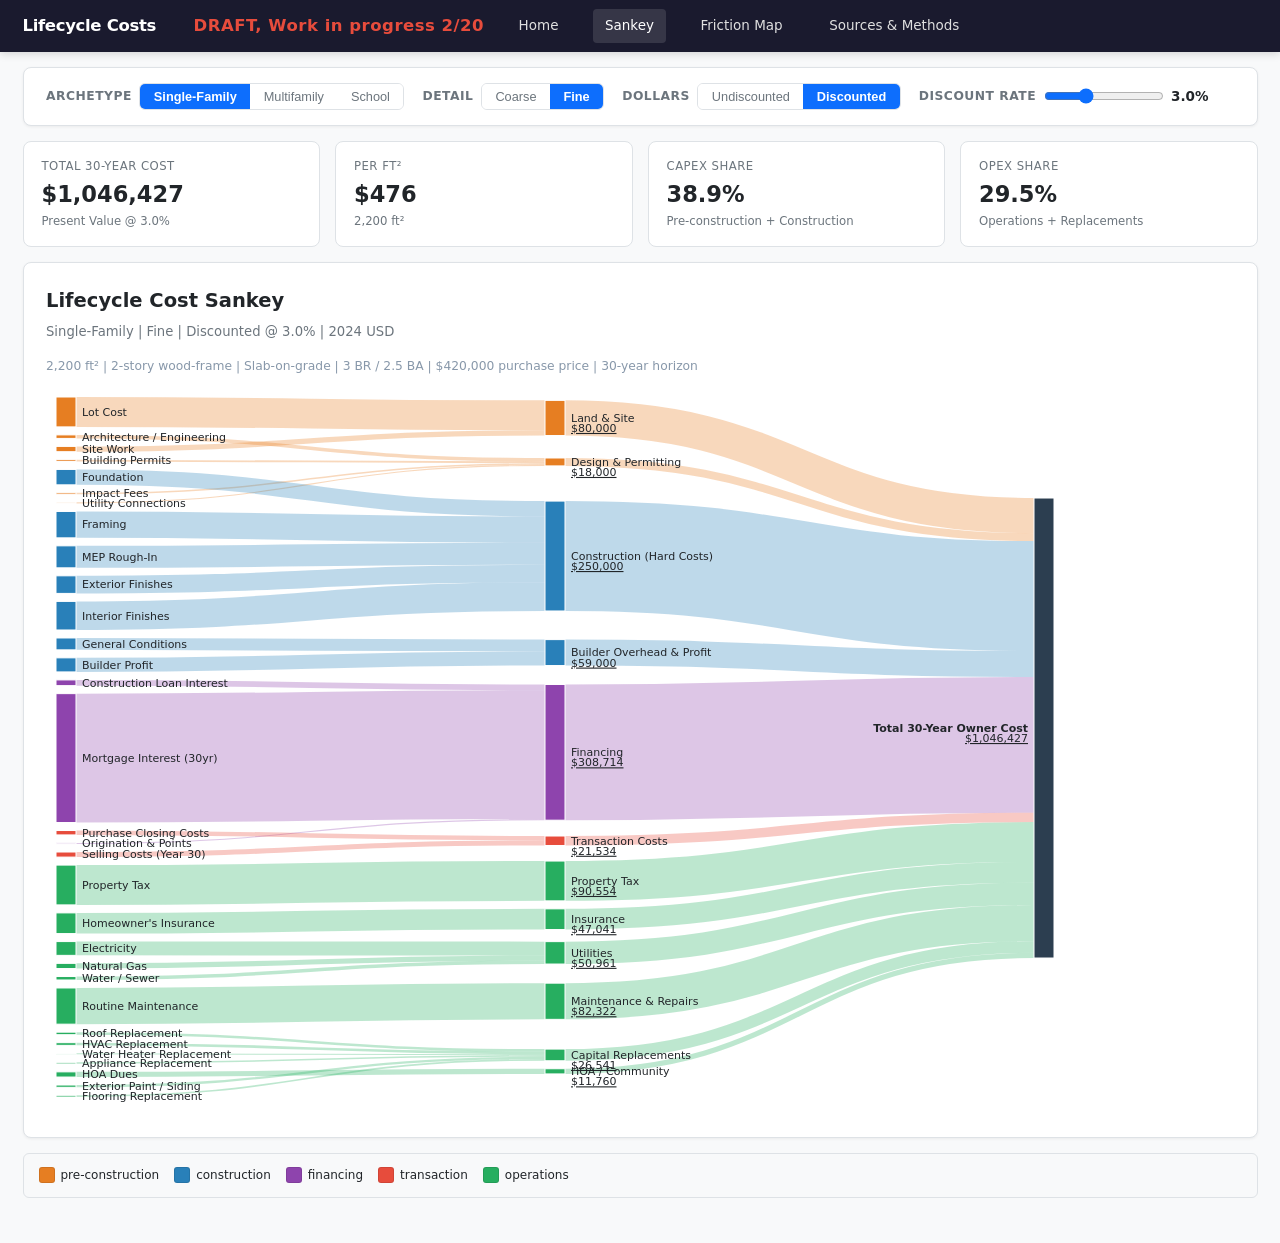
<file: sankey.html>
<!DOCTYPE html>
<html lang="en">
<head>
<meta charset="UTF-8">
<meta name="viewport" content="width=device-width, initial-scale=1.0">
<title>Owner Cost Sankey | Residential Lifecycle Cost Explorer</title>
<link rel="stylesheet" href="assets/styles.css">
</head>
<body>

<nav class="nav-bar" role="navigation" aria-label="Main navigation">
  <span class="logo">Lifecycle Costs</span><span style="color:#e74c3c;font-size:1.1rem;font-weight:bold;margin-left:1rem;letter-spacing:0.5px">DRAFT, Work in progress 2/20</span>
  <a href="index.html">Home</a>
  <a href="sankey.html" class="active">Sankey</a>
  <a href="friction.html">Friction Map</a>
  <a href="sources.html">Sources &amp; Methods</a>
</nav>

<div class="controls" role="toolbar" aria-label="Visualization controls">
  <div class="control-group">
    <label>Archetype</label>
    <div class="toggle-btn" role="radiogroup" aria-label="Building type">
      <button class="active" data-val="SF" role="radio" aria-checked="true" tabindex="0">Single-Family</button>
      <button data-val="MF" role="radio" aria-checked="false" tabindex="-1">Multifamily</button>
      <button data-val="School" role="radio" aria-checked="false" tabindex="-1">School</button>
    </div>
  </div>
  <div class="control-group">
    <label>Detail</label>
    <div class="toggle-btn" role="radiogroup" aria-label="Detail level">
      <button data-val="coarse" role="radio" aria-checked="false" tabindex="-1">Coarse</button>
      <button class="active" data-val="fine" role="radio" aria-checked="true" tabindex="0">Fine</button>
    </div>
  </div>
  <div class="control-group">
    <label>Dollars</label>
    <div class="toggle-btn" role="radiogroup" aria-label="Discount mode">
      <button data-val="nominal" role="radio" aria-checked="false" tabindex="-1">Undiscounted</button>
      <button class="active" data-val="discounted" role="radio" aria-checked="true" tabindex="0">Discounted</button>
    </div>
  </div>
  <div class="control-group slider-group" id="sliderGroup">
    <label for="discountSlider">Discount Rate</label>
    <input type="range" id="discountSlider" min="1" max="7" step="0.5" value="3" aria-label="Discount rate percentage">
    <span class="slider-val" id="discountVal">3.0%</span>
  </div>
</div>

<div class="main-content">
  <div class="stat-cards" id="statCards"></div>
  <div class="chart-container">
    <div class="chart-title" id="chartTitle">Lifecycle Cost Sankey</div>
    <div class="chart-subtitle" id="chartSubtitle">Single-Family | Fine | Discounted @ 3.0% | 2024 USD</div>
    <div class="chart-desc" id="chartDesc" style="font-size:0.82rem;color:#8898aa;text-align:left;margin:0.2rem 0 0.8rem;line-height:1.5">2,200 ft&sup2; | 2-story wood-frame | Slab-on-grade | 3 BR / 2.5 BA | $420,000 purchase price</div>
    <div id="sankeyChart" role="img" aria-label="Sankey diagram showing cost flows"></div>
  </div>
  <div class="legend" id="legend"></div>
</div>

<div class="tooltip" id="tooltip"></div>

<script src="assets/d3.v7.min.js"></script>
<script src="assets/d3-sankey.min.js"></script>
<script>
(function() {
  'use strict';

  // ===== State =====
  let state = { archetype: 'SF', resolution: 'fine', discount: 'discounted', rate: 0.03 };
  let dataCache = {};
  const fmt = d3.format('$,.0f');
  const fmtPct = d3.format('.1f');
  const pvFactor = (r, n) => r === 0 ? n : (1 - Math.pow(1 + r, -n)) / r;

  // ===== Color Scales =====
  const stageColors = {
    pre_construction: '#e67e22', construction: '#2980b9', financing: '#8e44ad',
    transaction: '#e74c3c', operations: '#27ae60', total: '#2c3e50'
  };

  // ===== Embedded Data (no fetch needed) =====
  const EMBEDDED_DATA = {"SF_coarse":{"archetype":"SF","resolution":"coarse","description":"Single-Family 2,200 ft\u00b2 wood-frame, slab-on-grade","basis_year":2024,"total_area_sqft":2200,"units":1,"nodes":[{"id":"land","label":"Land & Site","stage":"pre_construction","type":"cost_category","description":"Lot acquisition and site preparation costs"},{"id":"design_permit","label":"Design & Permitting","stage":"pre_construction","type":"cost_category","description":"Architecture, engineering, permits, impact fees, utility connections"},{"id":"construction","label":"Construction (Hard Costs)","stage":"construction","type":"cost_category","description":"Direct construction labor and materials"},{"id":"overhead_profit","label":"Builder Overhead & Profit","stage":"construction","type":"cost_category","description":"General conditions, builder overhead and profit margin"},{"id":"financing","label":"Financing","stage":"financing","type":"cost_category","description":"Construction loan carry, mortgage interest, origination fees"},{"id":"transaction","label":"Transaction Costs","stage":"transaction","type":"cost_category","description":"Purchase closing costs and end-of-horizon selling costs"},{"id":"tax","label":"Property Tax","stage":"operations","type":"cost_category","description":"Annual property taxes over 30-year horizon"},{"id":"insurance","label":"Insurance","stage":"operations","type":"cost_category","description":"Homeowner's insurance premiums over 30 years"},{"id":"utilities","label":"Utilities","stage":"operations","type":"cost_category","description":"Electricity, gas, water/sewer over 30 years"},{"id":"maintenance","label":"Maintenance & Repairs","stage":"operations","type":"cost_category","description":"Routine maintenance and minor repairs over 30 years"},{"id":"replacements","label":"Capital Replacements","stage":"operations","type":"cost_category","description":"Major system replacements (roof, HVAC, water heater, appliances, etc.)"},{"id":"hoa","label":"HOA / Community","stage":"operations","type":"cost_category","description":"Homeowner association dues (minimal for SF)"},{"id":"total","label":"Total 30-Year Owner Cost","stage":"total","type":"terminal","description":"Sum of all ownership costs over 30-year horizon"}],"links":[{"source":"land","target":"total","value_usd":80000,"value_pct":5.5,"cadence":"one_time","year_basis":"2024 USD","discounted_value_usd":80000,"provenance_id":["P001"]},{"source":"design_permit","target":"total","value_usd":18000,"value_pct":1.2,"cadence":"one_time","year_basis":"2024 USD","discounted_value_usd":18000,"provenance_id":["P002","P003","P004","P005"]},{"source":"construction","target":"total","value_usd":250000,"value_pct":17.1,"cadence":"one_time","year_basis":"2024 USD","discounted_value_usd":250000,"provenance_id":["P006","P007","P008","P009","P010"]},{"source":"overhead_profit","target":"total","value_usd":59000,"value_pct":4.0,"cadence":"one_time","year_basis":"2024 USD","discounted_value_usd":59000,"provenance_id":["P011","P012"]},{"source":"financing","target":"total","value_usd":464270,"value_pct":31.7,"cadence":"mixed","year_basis":"2024 USD","discounted_value_usd":308714,"provenance_id":["P013","P014","P015"]},{"source":"transaction","target":"total","value_usd":38000,"value_pct":2.6,"cadence":"mixed","year_basis":"2024 USD","discounted_value_usd":21534,"provenance_id":["P016","P017"]},{"source":"tax","target":"total","value_usd":138600,"value_pct":9.5,"cadence":"annual","year_basis":"2024 USD","discounted_value_usd":90562,"provenance_id":["P018"]},{"source":"insurance","target":"total","value_usd":72000,"value_pct":4.9,"cadence":"annual","year_basis":"2024 USD","discounted_value_usd":47041,"provenance_id":["P019"]},{"source":"utilities","target":"total","value_usd":78000,"value_pct":5.3,"cadence":"annual","year_basis":"2024 USD","discounted_value_usd":50961,"provenance_id":["P020"]},{"source":"maintenance","target":"total","value_usd":126000,"value_pct":8.6,"cadence":"annual","year_basis":"2024 USD","discounted_value_usd":82322,"provenance_id":["P021"]},{"source":"replacements","target":"total","value_usd":44600,"value_pct":3.0,"cadence":"periodic_replacement","year_basis":"2024 USD","discounted_value_usd":30459,"provenance_id":["P022","P023","P024","P025","P026","P027"]},{"source":"hoa","target":"total","value_usd":18000,"value_pct":1.2,"cadence":"annual","year_basis":"2024 USD","discounted_value_usd":11761,"provenance_id":["P028"]}],"totals":{"undiscounted_usd":1386470,"discounted_usd":1050354,"per_sqft_undiscounted":630.21,"per_sqft_discounted":477.43,"conservation_check":"Sum of links = 1,386,470 vs total = 1,386,470; error = 0.00%"}},"SF_fine":{"archetype":"SF","resolution":"fine","description":"Single-Family 2,200 ft\u00b2 wood-frame, slab-on-grade","basis_year":2024,"total_area_sqft":2200,"units":1,"nodes":[{"id":"lot_cost","label":"Lot Cost","stage":"pre_construction","type":"sub_component","description":"Raw lot purchase price"},{"id":"site_work","label":"Site Work","stage":"pre_construction","type":"sub_component","description":"Grading, utility trenching, driveway base"},{"id":"land","label":"Land & Site","stage":"pre_construction","type":"cost_category","description":"Lot acquisition and site preparation"},{"id":"ae_fees","label":"Architecture / Engineering","stage":"pre_construction","type":"sub_component","description":"Plan design, structural, MEP engineering"},{"id":"bldg_permits","label":"Building Permits","stage":"pre_construction","type":"sub_component","description":"Building permit application and plan review fees"},{"id":"impact_fees","label":"Impact Fees","stage":"pre_construction","type":"sub_component","description":"Transportation, schools, parks, and other impact fees"},{"id":"utility_conn","label":"Utility Connections","stage":"pre_construction","type":"sub_component","description":"Water, sewer, electric, gas connection fees"},{"id":"design_permit","label":"Design & Permitting","stage":"pre_construction","type":"cost_category","description":"All design and regulatory compliance costs"},{"id":"foundation","label":"Foundation","stage":"construction","type":"sub_component","description":"Slab-on-grade concrete foundation"},{"id":"framing","label":"Framing","stage":"construction","type":"sub_component","description":"Wood framing, sheathing, trusses"},{"id":"exterior","label":"Exterior Finishes","stage":"construction","type":"sub_component","description":"Siding, windows, doors, roofing"},{"id":"mep_rough","label":"MEP Rough-In","stage":"construction","type":"sub_component","description":"Plumbing, electrical, HVAC rough installation"},{"id":"interior","label":"Interior Finishes","stage":"construction","type":"sub_component","description":"Drywall, paint, trim, flooring, cabinets, countertops, fixtures"},{"id":"construction","label":"Construction (Hard Costs)","stage":"construction","type":"cost_category","description":"Direct construction labor and materials"},{"id":"gen_conditions","label":"General Conditions","stage":"construction","type":"sub_component","description":"Site supervision, temp facilities, cleanup, insurance during construction"},{"id":"builder_profit","label":"Builder Profit","stage":"construction","type":"sub_component","description":"Builder margin on project"},{"id":"overhead_profit","label":"Builder Overhead & Profit","stage":"construction","type":"cost_category","description":"General conditions and builder profit"},{"id":"const_loan","label":"Construction Loan Interest","stage":"financing","type":"sub_component","description":"Interest carry during ~8 month construction period"},{"id":"mortgage_int","label":"Mortgage Interest (30yr)","stage":"financing","type":"sub_component","description":"Total interest on 30-year fixed mortgage at 6.75%"},{"id":"orig_points","label":"Origination & Points","stage":"financing","type":"sub_component","description":"Loan origination fees and discount points"},{"id":"financing","label":"Financing","stage":"financing","type":"cost_category","description":"All financing costs"},{"id":"purchase_close","label":"Purchase Closing Costs","stage":"transaction","type":"sub_component","description":"Title insurance, escrow, recording, transfer tax"},{"id":"selling_costs","label":"Selling Costs (Year 30)","stage":"transaction","type":"sub_component","description":"Agent commission and seller closing costs at disposition"},{"id":"transaction","label":"Transaction Costs","stage":"transaction","type":"cost_category","description":"Purchase and sale transaction costs"},{"id":"prop_tax","label":"Property Tax","stage":"operations","type":"sub_component","description":"Annual property tax at 1.1% effective rate"},{"id":"tax","label":"Property Tax","stage":"operations","type":"cost_category","description":"Property taxes over 30 years"},{"id":"ho_insurance","label":"Homeowner's Insurance","stage":"operations","type":"sub_component","description":"HO-3 hazard and liability policy"},{"id":"insurance","label":"Insurance","stage":"operations","type":"cost_category","description":"Insurance over 30 years"},{"id":"electricity","label":"Electricity","stage":"operations","type":"sub_component","description":"Residential electricity consumption"},{"id":"natural_gas","label":"Natural Gas","stage":"operations","type":"sub_component","description":"Heating and cooking gas"},{"id":"water_sewer","label":"Water / Sewer","stage":"operations","type":"sub_component","description":"Water supply and sewer charges"},{"id":"utilities","label":"Utilities","stage":"operations","type":"cost_category","description":"Energy and water over 30 years"},{"id":"routine_maint","label":"Routine Maintenance","stage":"operations","type":"sub_component","description":"Preventive maintenance, minor repairs, landscaping"},{"id":"maintenance","label":"Maintenance & Repairs","stage":"operations","type":"cost_category","description":"Routine maintenance over 30 years"},{"id":"roof_repl","label":"Roof Replacement","stage":"operations","type":"sub_component","description":"Asphalt shingle roof replacement at year 25"},{"id":"hvac_repl","label":"HVAC Replacement","stage":"operations","type":"sub_component","description":"Full HVAC system replacement at year 17"},{"id":"wh_repl","label":"Water Heater Replacement","stage":"operations","type":"sub_component","description":"Tank water heater at years 12 and 24"},{"id":"appliance_repl","label":"Appliance Replacement","stage":"operations","type":"sub_component","description":"Full appliance package replacement at year 13"},{"id":"paint_repl","label":"Exterior Paint / Siding","stage":"operations","type":"sub_component","description":"Exterior repaint at years 12 and 24"},{"id":"floor_repl","label":"Flooring Replacement","stage":"operations","type":"sub_component","description":"Major flooring replacement at year 15"},{"id":"replacements","label":"Capital Replacements","stage":"operations","type":"cost_category","description":"Major system replacements over 30 years"},{"id":"hoa_dues","label":"HOA Dues","stage":"operations","type":"sub_component","description":"Minimal HOA for SF community ($50/mo)"},{"id":"hoa","label":"HOA / Community","stage":"operations","type":"cost_category","description":"HOA dues over 30 years"},{"id":"total","label":"Total 30-Year Owner Cost","stage":"total","type":"terminal","description":"Sum of all ownership costs over 30-year horizon"}],"links":[{"source":"lot_cost","target":"land","value_usd":68000,"value_pct":4.9,"cadence":"one_time","year_basis":"2024 USD","discounted_value_usd":68000,"provenance_id":["P001"]},{"source":"site_work","target":"land","value_usd":12000,"value_pct":0.9,"cadence":"one_time","year_basis":"2024 USD","discounted_value_usd":12000,"provenance_id":["P001"]},{"source":"land","target":"total","value_usd":80000,"value_pct":5.8,"cadence":"one_time","year_basis":"2024 USD","discounted_value_usd":80000,"provenance_id":["P001"]},{"source":"ae_fees","target":"design_permit","value_usd":8000,"value_pct":0.6,"cadence":"one_time","year_basis":"2024 USD","discounted_value_usd":8000,"provenance_id":["P002"]},{"source":"bldg_permits","target":"design_permit","value_usd":4000,"value_pct":0.3,"cadence":"one_time","year_basis":"2024 USD","discounted_value_usd":4000,"provenance_id":["P003"]},{"source":"impact_fees","target":"design_permit","value_usd":3500,"value_pct":0.3,"cadence":"one_time","year_basis":"2024 USD","discounted_value_usd":3500,"provenance_id":["P004"]},{"source":"utility_conn","target":"design_permit","value_usd":2500,"value_pct":0.2,"cadence":"one_time","year_basis":"2024 USD","discounted_value_usd":2500,"provenance_id":["P005"]},{"source":"design_permit","target":"total","value_usd":18000,"value_pct":1.3,"cadence":"one_time","year_basis":"2024 USD","discounted_value_usd":18000,"provenance_id":["P002","P003","P004","P005"]},{"source":"foundation","target":"construction","value_usd":35000,"value_pct":2.5,"cadence":"one_time","year_basis":"2024 USD","discounted_value_usd":35000,"provenance_id":["P006"]},{"source":"framing","target":"construction","value_usd":60000,"value_pct":4.3,"cadence":"one_time","year_basis":"2024 USD","discounted_value_usd":60000,"provenance_id":["P007"]},{"source":"exterior","target":"construction","value_usd":40000,"value_pct":2.9,"cadence":"one_time","year_basis":"2024 USD","discounted_value_usd":40000,"provenance_id":["P008"]},{"source":"mep_rough","target":"construction","value_usd":50000,"value_pct":3.6,"cadence":"one_time","year_basis":"2024 USD","discounted_value_usd":50000,"provenance_id":["P009"]},{"source":"interior","target":"construction","value_usd":65000,"value_pct":4.7,"cadence":"one_time","year_basis":"2024 USD","discounted_value_usd":65000,"provenance_id":["P010"]},{"source":"construction","target":"total","value_usd":250000,"value_pct":18.0,"cadence":"one_time","year_basis":"2024 USD","discounted_value_usd":250000,"provenance_id":["P006","P007","P008","P009","P010"]},{"source":"gen_conditions","target":"overhead_profit","value_usd":27000,"value_pct":1.9,"cadence":"one_time","year_basis":"2024 USD","discounted_value_usd":27000,"provenance_id":["P011"]},{"source":"builder_profit","target":"overhead_profit","value_usd":32000,"value_pct":2.3,"cadence":"one_time","year_basis":"2024 USD","discounted_value_usd":32000,"provenance_id":["P012"]},{"source":"overhead_profit","target":"total","value_usd":59000,"value_pct":4.3,"cadence":"one_time","year_basis":"2024 USD","discounted_value_usd":59000,"provenance_id":["P011","P012"]},{"source":"const_loan","target":"financing","value_usd":13000,"value_pct":0.9,"cadence":"one_time","year_basis":"2024 USD","discounted_value_usd":13000,"provenance_id":["P013"]},{"source":"mortgage_int","target":"financing","value_usd":448770,"value_pct":32.4,"cadence":"annual","year_basis":"2024 USD","discounted_value_usd":293214,"provenance_id":["P014"]},{"source":"orig_points","target":"financing","value_usd":2500,"value_pct":0.2,"cadence":"one_time","year_basis":"2024 USD","discounted_value_usd":2500,"provenance_id":["P015"]},{"source":"financing","target":"total","value_usd":464270,"value_pct":33.5,"cadence":"mixed","year_basis":"2024 USD","discounted_value_usd":308714,"provenance_id":["P013","P014","P015"]},{"source":"purchase_close","target":"transaction","value_usd":10000,"value_pct":0.7,"cadence":"one_time","year_basis":"2024 USD","discounted_value_usd":10000,"provenance_id":["P016"]},{"source":"selling_costs","target":"transaction","value_usd":28000,"value_pct":2.0,"cadence":"end_of_horizon","year_basis":"2024 USD","discounted_value_usd":11534,"provenance_id":["P017"]},{"source":"transaction","target":"total","value_usd":38000,"value_pct":2.7,"cadence":"mixed","year_basis":"2024 USD","discounted_value_usd":21534,"provenance_id":["P016","P017"]},{"source":"prop_tax","target":"tax","value_usd":138600,"value_pct":10.0,"cadence":"annual","year_basis":"2024 USD","discounted_value_usd":90562,"provenance_id":["P018"]},{"source":"tax","target":"total","value_usd":138600,"value_pct":10.0,"cadence":"annual","year_basis":"2024 USD","discounted_value_usd":90562,"provenance_id":["P018"]},{"source":"ho_insurance","target":"insurance","value_usd":72000,"value_pct":5.2,"cadence":"annual","year_basis":"2024 USD","discounted_value_usd":47041,"provenance_id":["P019"]},{"source":"insurance","target":"total","value_usd":72000,"value_pct":5.2,"cadence":"annual","year_basis":"2024 USD","discounted_value_usd":47041,"provenance_id":["P019"]},{"source":"electricity","target":"utilities","value_usd":48000,"value_pct":3.5,"cadence":"annual","year_basis":"2024 USD","discounted_value_usd":31361,"provenance_id":["P020"]},{"source":"natural_gas","target":"utilities","value_usd":18000,"value_pct":1.3,"cadence":"annual","year_basis":"2024 USD","discounted_value_usd":11761,"provenance_id":["P020"]},{"source":"water_sewer","target":"utilities","value_usd":12000,"value_pct":0.9,"cadence":"annual","year_basis":"2024 USD","discounted_value_usd":7840,"provenance_id":["P020"]},{"source":"utilities","target":"total","value_usd":78000,"value_pct":5.6,"cadence":"annual","year_basis":"2024 USD","discounted_value_usd":50961,"provenance_id":["P020"]},{"source":"routine_maint","target":"maintenance","value_usd":126000,"value_pct":9.1,"cadence":"annual","year_basis":"2024 USD","discounted_value_usd":82322,"provenance_id":["P021"]},{"source":"maintenance","target":"total","value_usd":126000,"value_pct":9.1,"cadence":"annual","year_basis":"2024 USD","discounted_value_usd":82322,"provenance_id":["P021"]},{"source":"roof_repl","target":"replacements","value_usd":12000,"value_pct":0.9,"cadence":"periodic_replacement","year_basis":"2024 USD","discounted_value_usd":5731,"provenance_id":["P022"]},{"source":"hvac_repl","target":"replacements","value_usd":10000,"value_pct":0.7,"cadence":"periodic_replacement","year_basis":"2024 USD","discounted_value_usd":6050,"provenance_id":["P023"]},{"source":"wh_repl","target":"replacements","value_usd":3600,"value_pct":0.3,"cadence":"periodic_replacement","year_basis":"2024 USD","discounted_value_usd":2330,"provenance_id":["P024"]},{"source":"appliance_repl","target":"replacements","value_usd":5000,"value_pct":0.4,"cadence":"periodic_replacement","year_basis":"2024 USD","discounted_value_usd":3405,"provenance_id":["P025"]},{"source":"paint_repl","target":"replacements","value_usd":8000,"value_pct":0.6,"cadence":"periodic_replacement","year_basis":"2024 USD","discounted_value_usd":5174,"provenance_id":["P026"]},{"source":"floor_repl","target":"replacements","value_usd":6000,"value_pct":0.4,"cadence":"periodic_replacement","year_basis":"2024 USD","discounted_value_usd":3851,"provenance_id":["P027"]},{"source":"replacements","target":"total","value_usd":44600,"value_pct":3.2,"cadence":"periodic_replacement","year_basis":"2024 USD","discounted_value_usd":26541,"provenance_id":["P022","P023","P024","P025","P026","P027"]},{"source":"hoa_dues","target":"hoa","value_usd":18000,"value_pct":1.3,"cadence":"annual","year_basis":"2024 USD","discounted_value_usd":11761,"provenance_id":["P028"]},{"source":"hoa","target":"total","value_usd":18000,"value_pct":1.3,"cadence":"annual","year_basis":"2024 USD","discounted_value_usd":11761,"provenance_id":["P028"]}],"totals":{"undiscounted_usd":1386470,"discounted_usd":1045936,"per_sqft_undiscounted":630.21,"per_sqft_discounted":475.43,"conservation_check":"Sum of category->total links = 1,386,470; error = 0.00%"}},"MF_coarse":{"archetype":"MF","resolution":"coarse","description":"Multifamily 100-unit garden-style, 3-story wood-frame Type V-A (per unit)","basis_year":2024,"total_area_sqft":950,"total_building_sqft":95000,"gross_area_sqft":118750,"units":100,"normalization_note":"All values per unit. Multiply by 100 for full project.","nodes":[{"id":"land","label":"Land & Site","stage":"pre_construction","type":"cost_category","description":"Land acquisition and site development"},{"id":"design_permit","label":"Design & Permitting","stage":"pre_construction","type":"cost_category","description":"Architecture, engineering, permitting, legal, environmental"},{"id":"construction","label":"Construction (Hard Costs)","stage":"construction","type":"cost_category","description":"Direct construction including common areas and parking"},{"id":"overhead_profit","label":"Developer Overhead & Profit","stage":"construction","type":"cost_category","description":"Developer overhead, management, and profit margin"},{"id":"financing","label":"Financing","stage":"financing","type":"cost_category","description":"Construction loan, permanent financing, and mortgage interest"},{"id":"prop_mgmt","label":"Property Management","stage":"operations","type":"cost_category","description":"Management fees and on-site personnel"},{"id":"tax","label":"Property Tax","stage":"operations","type":"cost_category","description":"Annual property taxes over 30-year horizon"},{"id":"insurance","label":"Insurance","stage":"operations","type":"cost_category","description":"Property and liability insurance over 30 years"},{"id":"utilities","label":"Utilities","stage":"operations","type":"cost_category","description":"Common area and owner-paid utilities over 30 years"},{"id":"maint_ops","label":"Maintenance & Operations","stage":"operations","type":"cost_category","description":"Repairs, turnover, admin, contract services over 30 years"},{"id":"replacements","label":"Capital Replacements","stage":"operations","type":"cost_category","description":"Major system replacements over 30-year horizon"},{"id":"total","label":"Total 30-Year Owner Cost","stage":"total","type":"terminal","description":"Sum of all per-unit ownership costs over 30-year horizon"}],"links":[{"source":"land","target":"total","value_usd":50000,"value_pct":5.3,"cadence":"one_time","year_basis":"2024 USD","discounted_value_usd":50000,"provenance_id":["P101","P102"]},{"source":"design_permit","target":"total","value_usd":25000,"value_pct":2.6,"cadence":"one_time","year_basis":"2024 USD","discounted_value_usd":25000,"provenance_id":["P103","P104","P105","P106","P107"]},{"source":"construction","target":"total","value_usd":165000,"value_pct":17.4,"cadence":"one_time","year_basis":"2024 USD","discounted_value_usd":165000,"provenance_id":["P108","P109","P110","P111","P112","P113","P114"]},{"source":"overhead_profit","target":"total","value_usd":45000,"value_pct":4.7,"cadence":"one_time","year_basis":"2024 USD","discounted_value_usd":45000,"provenance_id":["P115","P116"]},{"source":"financing","target":"total","value_usd":285600,"value_pct":30.1,"cadence":"mixed","year_basis":"2024 USD","discounted_value_usd":193049,"provenance_id":["P117","P118","P119"]},{"source":"prop_mgmt","target":"total","value_usd":111000,"value_pct":11.7,"cadence":"annual","year_basis":"2024 USD","discounted_value_usd":72522,"provenance_id":["P120","P121"]},{"source":"tax","target":"total","value_usd":60000,"value_pct":6.3,"cadence":"annual","year_basis":"2024 USD","discounted_value_usd":39201,"provenance_id":["P122"]},{"source":"insurance","target":"total","value_usd":27000,"value_pct":2.8,"cadence":"annual","year_basis":"2024 USD","discounted_value_usd":17640,"provenance_id":["P123"]},{"source":"utilities","target":"total","value_usd":42000,"value_pct":4.4,"cadence":"annual","year_basis":"2024 USD","discounted_value_usd":27441,"provenance_id":["P124"]},{"source":"maint_ops","target":"total","value_usd":102000,"value_pct":10.8,"cadence":"annual","year_basis":"2024 USD","discounted_value_usd":66641,"provenance_id":["P125","P126","P127","P128"]},{"source":"replacements","target":"total","value_usd":36500,"value_pct":3.8,"cadence":"periodic_replacement","year_basis":"2024 USD","discounted_value_usd":24704,"provenance_id":["P129","P130","P131","P132","P133","P134","P135","P136"]}],"totals":{"undiscounted_usd":949100,"discounted_usd":726198,"per_sqft_undiscounted":999.05,"per_sqft_discounted":764.42,"per_unit_undiscounted":949100,"per_unit_discounted":726198,"conservation_check":"Sum of links = 949,100 vs total = 949,100; error = 0.00%"}},"MF_fine":{"archetype":"MF","resolution":"fine","description":"Multifamily 100-unit garden-style, 3-story wood-frame Type V-A (per unit)","basis_year":2024,"total_area_sqft":950,"total_building_sqft":95000,"gross_area_sqft":118750,"units":100,"nodes":[{"id":"land_acq","label":"Land Acquisition","stage":"pre_construction","type":"sub_component","description":"Raw land purchase per unit allocation"},{"id":"site_dev","label":"Site Development","stage":"pre_construction","type":"sub_component","description":"Grading, paving, utility infrastructure, landscaping"},{"id":"land","label":"Land & Site","stage":"pre_construction","type":"cost_category","description":"Land and site work"},{"id":"ae_fees","label":"Architecture / Engineering","stage":"pre_construction","type":"sub_component","description":"Architectural, structural, MEP, civil, landscape design"},{"id":"bldg_permits","label":"Building Permits","stage":"pre_construction","type":"sub_component","description":"Building permit and plan review fees"},{"id":"impact_fees","label":"Impact Fees","stage":"pre_construction","type":"sub_component","description":"Transportation, water, sewer, school, park impact fees"},{"id":"legal_env","label":"Legal / Environmental","stage":"pre_construction","type":"sub_component","description":"Entitlement legal, Phase I/II, CEQA/NEPA if applicable"},{"id":"utility_conn","label":"Utility Connections","stage":"pre_construction","type":"sub_component","description":"Water, sewer, electric, gas service connections"},{"id":"design_permit","label":"Design & Permitting","stage":"pre_construction","type":"cost_category","description":"All pre-construction soft costs"},{"id":"foundation","label":"Foundation","stage":"construction","type":"sub_component","description":"Concrete foundations, slab-on-grade per building"},{"id":"framing","label":"Structural Framing","stage":"construction","type":"sub_component","description":"Wood framing, sheathing, trusses for 3-story structure"},{"id":"exterior","label":"Exterior / Envelope","stage":"construction","type":"sub_component","description":"Siding, windows, doors, roofing, waterproofing"},{"id":"mep","label":"MEP Systems","stage":"construction","type":"sub_component","description":"Plumbing, electrical, HVAC, fire suppression per unit"},{"id":"interior_fin","label":"Interior Finishes","stage":"construction","type":"sub_component","description":"Drywall, paint, flooring, cabinets, countertops, fixtures per unit"},{"id":"common_areas","label":"Common Areas","stage":"construction","type":"sub_component","description":"Lobbies, corridors, leasing office, fitness center, amenities"},{"id":"parking","label":"Parking & Landscape","stage":"construction","type":"sub_component","description":"Surface parking lot and landscaping"},{"id":"construction","label":"Construction (Hard Costs)","stage":"construction","type":"cost_category","description":"Direct construction costs"},{"id":"dev_overhead","label":"Developer Overhead","stage":"construction","type":"sub_component","description":"Developer staff, office, due diligence, insurance"},{"id":"dev_profit","label":"Developer Profit","stage":"construction","type":"sub_component","description":"Developer margin/return on effort"},{"id":"overhead_profit","label":"Developer Overhead & Profit","stage":"construction","type":"cost_category","description":"Developer overhead and profit"},{"id":"const_loan","label":"Construction Loan Interest","stage":"financing","type":"sub_component","description":"Interest carry during 18-month construction at ~8%"},{"id":"perm_orig","label":"Permanent Loan Origination","stage":"financing","type":"sub_component","description":"Points and fees on permanent financing"},{"id":"mortgage_int","label":"Mortgage Interest (30yr)","stage":"financing","type":"sub_component","description":"Total interest on permanent debt at 6.5% over 30 years"},{"id":"financing","label":"Financing","stage":"financing","type":"cost_category","description":"All financing costs"},{"id":"mgmt_fee","label":"Management Fee","stage":"operations","type":"sub_component","description":"Third-party property management fee (4% of revenue)"},{"id":"onsite_staff","label":"On-Site Payroll","stage":"operations","type":"sub_component","description":"Leasing agents, maintenance staff, allocated per unit"},{"id":"prop_mgmt","label":"Property Management","stage":"operations","type":"cost_category","description":"All property management costs"},{"id":"prop_tax_line","label":"Property Tax","stage":"operations","type":"sub_component","description":"Annual property tax per unit"},{"id":"tax","label":"Property Tax","stage":"operations","type":"cost_category","description":"Property taxes over 30 years"},{"id":"prop_ins","label":"Property Insurance","stage":"operations","type":"sub_component","description":"Property, liability, umbrella insurance per unit"},{"id":"insurance","label":"Insurance","stage":"operations","type":"cost_category","description":"Insurance over 30 years"},{"id":"elec_common","label":"Electricity (Common)","stage":"operations","type":"sub_component","description":"Common area and exterior lighting electricity"},{"id":"water_sewer","label":"Water / Sewer / Trash","stage":"operations","type":"sub_component","description":"Water, sewer, and trash removal per unit"},{"id":"gas_common","label":"Gas (Common)","stage":"operations","type":"sub_component","description":"Common area heating gas if applicable"},{"id":"utilities","label":"Utilities","stage":"operations","type":"cost_category","description":"All utilities over 30 years"},{"id":"routine_repair","label":"Routine Repairs","stage":"operations","type":"sub_component","description":"Day-to-day maintenance and minor repairs"},{"id":"unit_turnover","label":"Unit Turnover","stage":"operations","type":"sub_component","description":"Make-ready costs between tenants"},{"id":"admin_mktg","label":"Admin & Marketing","stage":"operations","type":"sub_component","description":"Advertising, accounting, legal, office supplies"},{"id":"contract_svc","label":"Contract Services","stage":"operations","type":"sub_component","description":"Landscaping, pest control, elevator, fire system maintenance"},{"id":"maint_ops","label":"Maintenance & Operations","stage":"operations","type":"cost_category","description":"All ongoing M&O costs"},{"id":"roof_r","label":"Roof Replacement","stage":"operations","type":"sub_component","description":"Commercial/shingle roof at year 25"},{"id":"hvac_r","label":"HVAC Replacement","stage":"operations","type":"sub_component","description":"In-unit HVAC system at year 15"},{"id":"wh_r","label":"Water Heater","stage":"operations","type":"sub_component","description":"Water heater replacements at years 12, 24"},{"id":"appl_r","label":"Appliances","stage":"operations","type":"sub_component","description":"Unit appliance package at year 13"},{"id":"floor_r","label":"Flooring","stage":"operations","type":"sub_component","description":"LVP/carpet replacement at years 10, 20"},{"id":"ext_paint_r","label":"Exterior / Paint","stage":"operations","type":"sub_component","description":"Exterior repaint at years 12, 24"},{"id":"parking_r","label":"Parking Lot","stage":"operations","type":"sub_component","description":"Reseal (7,14,21,28) and overlay (20)"},{"id":"other_r","label":"Other Reserves","stage":"operations","type":"sub_component","description":"Miscellaneous capital reserve items"},{"id":"replacements","label":"Capital Replacements","stage":"operations","type":"cost_category","description":"Major system replacements"},{"id":"total","label":"Total 30-Year Owner Cost","stage":"total","type":"terminal","description":"Sum of all per-unit ownership costs over 30-year horizon"}],"links":[{"source":"land_acq","target":"land","value_usd":30000,"value_pct":3.2,"cadence":"one_time","year_basis":"2024 USD","discounted_value_usd":30000,"provenance_id":["P101"]},{"source":"site_dev","target":"land","value_usd":20000,"value_pct":2.1,"cadence":"one_time","year_basis":"2024 USD","discounted_value_usd":20000,"provenance_id":["P102"]},{"source":"land","target":"total","value_usd":50000,"value_pct":5.3,"cadence":"one_time","year_basis":"2024 USD","discounted_value_usd":50000,"provenance_id":["P101","P102"]},{"source":"ae_fees","target":"design_permit","value_usd":12000,"value_pct":1.3,"cadence":"one_time","year_basis":"2024 USD","discounted_value_usd":12000,"provenance_id":["P103"]},{"source":"bldg_permits","target":"design_permit","value_usd":3000,"value_pct":0.3,"cadence":"one_time","year_basis":"2024 USD","discounted_value_usd":3000,"provenance_id":["P104"]},{"source":"impact_fees","target":"design_permit","value_usd":5000,"value_pct":0.5,"cadence":"one_time","year_basis":"2024 USD","discounted_value_usd":5000,"provenance_id":["P105"]},{"source":"legal_env","target":"design_permit","value_usd":3000,"value_pct":0.3,"cadence":"one_time","year_basis":"2024 USD","discounted_value_usd":3000,"provenance_id":["P106"]},{"source":"utility_conn","target":"design_permit","value_usd":2000,"value_pct":0.2,"cadence":"one_time","year_basis":"2024 USD","discounted_value_usd":2000,"provenance_id":["P107"]},{"source":"design_permit","target":"total","value_usd":25000,"value_pct":2.6,"cadence":"one_time","year_basis":"2024 USD","discounted_value_usd":25000,"provenance_id":["P103","P104","P105","P106","P107"]},{"source":"foundation","target":"construction","value_usd":15000,"value_pct":1.6,"cadence":"one_time","year_basis":"2024 USD","discounted_value_usd":15000,"provenance_id":["P108"]},{"source":"framing","target":"construction","value_usd":30000,"value_pct":3.2,"cadence":"one_time","year_basis":"2024 USD","discounted_value_usd":30000,"provenance_id":["P109"]},{"source":"exterior","target":"construction","value_usd":18000,"value_pct":1.9,"cadence":"one_time","year_basis":"2024 USD","discounted_value_usd":18000,"provenance_id":["P110"]},{"source":"mep","target":"construction","value_usd":35000,"value_pct":3.7,"cadence":"one_time","year_basis":"2024 USD","discounted_value_usd":35000,"provenance_id":["P111"]},{"source":"interior_fin","target":"construction","value_usd":40000,"value_pct":4.2,"cadence":"one_time","year_basis":"2024 USD","discounted_value_usd":40000,"provenance_id":["P112"]},{"source":"common_areas","target":"construction","value_usd":15000,"value_pct":1.6,"cadence":"one_time","year_basis":"2024 USD","discounted_value_usd":15000,"provenance_id":["P113"]},{"source":"parking","target":"construction","value_usd":12000,"value_pct":1.3,"cadence":"one_time","year_basis":"2024 USD","discounted_value_usd":12000,"provenance_id":["P114"]},{"source":"construction","target":"total","value_usd":165000,"value_pct":17.4,"cadence":"one_time","year_basis":"2024 USD","discounted_value_usd":165000,"provenance_id":["P108","P109","P110","P111","P112","P113","P114"]},{"source":"dev_overhead","target":"overhead_profit","value_usd":15000,"value_pct":1.6,"cadence":"one_time","year_basis":"2024 USD","discounted_value_usd":15000,"provenance_id":["P115"]},{"source":"dev_profit","target":"overhead_profit","value_usd":30000,"value_pct":3.2,"cadence":"one_time","year_basis":"2024 USD","discounted_value_usd":30000,"provenance_id":["P116"]},{"source":"overhead_profit","target":"total","value_usd":45000,"value_pct":4.7,"cadence":"one_time","year_basis":"2024 USD","discounted_value_usd":45000,"provenance_id":["P115","P116"]},{"source":"const_loan","target":"financing","value_usd":15000,"value_pct":1.6,"cadence":"one_time","year_basis":"2024 USD","discounted_value_usd":15000,"provenance_id":["P117"]},{"source":"perm_orig","target":"financing","value_usd":3000,"value_pct":0.3,"cadence":"one_time","year_basis":"2024 USD","discounted_value_usd":3000,"provenance_id":["P118"]},{"source":"mortgage_int","target":"financing","value_usd":267600,"value_pct":28.2,"cadence":"annual","year_basis":"2024 USD","discounted_value_usd":175049,"provenance_id":["P119"]},{"source":"financing","target":"total","value_usd":285600,"value_pct":30.1,"cadence":"mixed","year_basis":"2024 USD","discounted_value_usd":193049,"provenance_id":["P117","P118","P119"]},{"source":"mgmt_fee","target":"prop_mgmt","value_usd":36000,"value_pct":3.8,"cadence":"annual","year_basis":"2024 USD","discounted_value_usd":23521,"provenance_id":["P120"]},{"source":"onsite_staff","target":"prop_mgmt","value_usd":75000,"value_pct":7.9,"cadence":"annual","year_basis":"2024 USD","discounted_value_usd":49001,"provenance_id":["P121"]},{"source":"prop_mgmt","target":"total","value_usd":111000,"value_pct":11.7,"cadence":"annual","year_basis":"2024 USD","discounted_value_usd":72522,"provenance_id":["P120","P121"]},{"source":"prop_tax_line","target":"tax","value_usd":60000,"value_pct":6.3,"cadence":"annual","year_basis":"2024 USD","discounted_value_usd":39201,"provenance_id":["P122"]},{"source":"tax","target":"total","value_usd":60000,"value_pct":6.3,"cadence":"annual","year_basis":"2024 USD","discounted_value_usd":39201,"provenance_id":["P122"]},{"source":"prop_ins","target":"insurance","value_usd":27000,"value_pct":2.8,"cadence":"annual","year_basis":"2024 USD","discounted_value_usd":17640,"provenance_id":["P123"]},{"source":"insurance","target":"total","value_usd":27000,"value_pct":2.8,"cadence":"annual","year_basis":"2024 USD","discounted_value_usd":17640,"provenance_id":["P123"]},{"source":"elec_common","target":"utilities","value_usd":18000,"value_pct":1.9,"cadence":"annual","year_basis":"2024 USD","discounted_value_usd":11761,"provenance_id":["P124"]},{"source":"water_sewer","target":"utilities","value_usd":14400,"value_pct":1.5,"cadence":"annual","year_basis":"2024 USD","discounted_value_usd":9409,"provenance_id":["P124"]},{"source":"gas_common","target":"utilities","value_usd":9600,"value_pct":1.0,"cadence":"annual","year_basis":"2024 USD","discounted_value_usd":6272,"provenance_id":["P124"]},{"source":"utilities","target":"total","value_usd":42000,"value_pct":4.4,"cadence":"annual","year_basis":"2024 USD","discounted_value_usd":27441,"provenance_id":["P124"]},{"source":"routine_repair","target":"maint_ops","value_usd":45000,"value_pct":4.7,"cadence":"annual","year_basis":"2024 USD","discounted_value_usd":29401,"provenance_id":["P125"]},{"source":"unit_turnover","target":"maint_ops","value_usd":24000,"value_pct":2.5,"cadence":"annual","year_basis":"2024 USD","discounted_value_usd":15681,"provenance_id":["P126"]},{"source":"admin_mktg","target":"maint_ops","value_usd":18000,"value_pct":1.9,"cadence":"annual","year_basis":"2024 USD","discounted_value_usd":11761,"provenance_id":["P127"]},{"source":"contract_svc","target":"maint_ops","value_usd":15000,"value_pct":1.6,"cadence":"annual","year_basis":"2024 USD","discounted_value_usd":9800,"provenance_id":["P128"]},{"source":"maint_ops","target":"total","value_usd":102000,"value_pct":10.7,"cadence":"annual","year_basis":"2024 USD","discounted_value_usd":66641,"provenance_id":["P125","P126","P127","P128"]},{"source":"roof_r","target":"replacements","value_usd":8000,"value_pct":0.8,"cadence":"periodic_replacement","year_basis":"2024 USD","discounted_value_usd":3821,"provenance_id":["P129"]},{"source":"hvac_r","target":"replacements","value_usd":5000,"value_pct":0.5,"cadence":"periodic_replacement","year_basis":"2024 USD","discounted_value_usd":3209,"provenance_id":["P130"]},{"source":"wh_r","target":"replacements","value_usd":3000,"value_pct":0.3,"cadence":"periodic_replacement","year_basis":"2024 USD","discounted_value_usd":1942,"provenance_id":["P131"]},{"source":"appl_r","target":"replacements","value_usd":3000,"value_pct":0.3,"cadence":"periodic_replacement","year_basis":"2024 USD","discounted_value_usd":2043,"provenance_id":["P132"]},{"source":"floor_r","target":"replacements","value_usd":7000,"value_pct":0.7,"cadence":"periodic_replacement","year_basis":"2024 USD","discounted_value_usd":5142,"provenance_id":["P133"]},{"source":"ext_paint_r","target":"replacements","value_usd":6000,"value_pct":0.6,"cadence":"periodic_replacement","year_basis":"2024 USD","discounted_value_usd":3880,"provenance_id":["P134"]},{"source":"parking_r","target":"replacements","value_usd":4000,"value_pct":0.4,"cadence":"periodic_replacement","year_basis":"2024 USD","discounted_value_usd":3180,"provenance_id":["P135"]},{"source":"other_r","target":"replacements","value_usd":500,"value_pct":0.1,"cadence":"periodic_replacement","year_basis":"2024 USD","discounted_value_usd":380,"provenance_id":["P136"]},{"source":"replacements","target":"total","value_usd":36500,"value_pct":3.8,"cadence":"periodic_replacement","year_basis":"2024 USD","discounted_value_usd":23597,"provenance_id":["P129","P130","P131","P132","P133","P134","P135","P136"]}],"totals":{"undiscounted_usd":949100,"discounted_usd":725091,"per_sqft_undiscounted":999.05,"per_sqft_discounted":763.25,"per_unit_undiscounted":949100,"per_unit_discounted":725091,"conservation_check":"Sum of category->total links = 949,100 vs total = 949,100; error = 0.00%"}},"School_coarse":{"archetype":"School","resolution":"coarse","description":"K-8 Elementary School, 75,000 ft\u00b2, ~500 students, steel/masonry","basis_year":2024,"total_area_sqft":75000,"units":1,"horizon_years":50,"nodes":[{"id":"land_site","label":"Land & Site","stage":"pre_construction","type":"cost_category","description":"Land acquisition and site development for school campus"},{"id":"design_engineering","label":"Design & Engineering","stage":"pre_construction","type":"cost_category","description":"Architectural and engineering design services (~7% of hard cost)"},{"id":"permitting","label":"Permitting & Approvals","stage":"pre_construction","type":"cost_category","description":"Plan review, building permits, environmental review, school board approvals"},{"id":"construction","label":"Construction (Hard Costs)","stage":"construction","type":"cost_category","description":"Direct construction at $239/ft\u00b2 national median for elementary schools"},{"id":"soft_costs","label":"Soft Costs","stage":"construction","type":"cost_category","description":"Construction management, testing, FF&E, technology infrastructure"},{"id":"bond_financing","label":"Bond Financing","stage":"financing","type":"cost_category","description":"Municipal bond interest and issuance costs over 25-year bond term"},{"id":"operations_maint","label":"Operations & Maintenance","stage":"operations","type":"cost_category","description":"Custodial, grounds, routine maintenance at $5.50/ft\u00b2/yr over 50 years"},{"id":"utilities","label":"Utilities","stage":"operations","type":"cost_category","description":"Electricity and natural gas at $0.86/ft\u00b2/yr over 50 years"},{"id":"insurance_admin","label":"Insurance & Administration","stage":"operations","type":"cost_category","description":"Property insurance and district overhead allocation over 50 years"},{"id":"capital_replacements","label":"Capital Replacements","stage":"operations","type":"cost_category","description":"Roof, HVAC, flooring, envelope, technology, plumbing replacements over 50 years"},{"id":"total","label":"50-Year District Cost","stage":"total","type":"terminal","description":"Total life-cycle cost over 50-year analysis horizon per NIST Handbook 135"}],"links":[{"source":"land_site","target":"total","value_usd":1500000,"value_pct":2.0,"cadence":"one_time","year_basis":"2024 USD","discounted_value_usd":1500000,"provenance_id":["P201"]},{"source":"design_engineering","target":"total","value_usd":1255000,"value_pct":1.7,"cadence":"one_time","year_basis":"2024 USD","discounted_value_usd":1255000,"provenance_id":["P202"]},{"source":"permitting","target":"total","value_usd":350000,"value_pct":0.5,"cadence":"one_time","year_basis":"2024 USD","discounted_value_usd":350000,"provenance_id":["P203"]},{"source":"construction","target":"total","value_usd":17925000,"value_pct":24.5,"cadence":"one_time","year_basis":"2024 USD","discounted_value_usd":17925000,"provenance_id":["P204","P205"]},{"source":"soft_costs","target":"total","value_usd":2500000,"value_pct":3.4,"cadence":"one_time","year_basis":"2024 USD","discounted_value_usd":2500000,"provenance_id":["P206"]},{"source":"bond_financing","target":"total","value_usd":12236000,"value_pct":16.7,"cadence":"mixed","year_basis":"2024 USD","discounted_value_usd":7987517,"provenance_id":["P207","P208"]},{"source":"operations_maint","target":"total","value_usd":20625000,"value_pct":28.2,"cadence":"annual","year_basis":"2024 USD","discounted_value_usd":8022810,"provenance_id":["P209","P210"]},{"source":"utilities","target":"total","value_usd":3225000,"value_pct":4.4,"cadence":"annual","year_basis":"2024 USD","discounted_value_usd":1254684,"provenance_id":["P211"]},{"source":"insurance_admin","target":"total","value_usd":4875000,"value_pct":6.7,"cadence":"annual","year_basis":"2024 USD","discounted_value_usd":1896459,"provenance_id":["P212","P213"]},{"source":"capital_replacements","target":"total","value_usd":8725000,"value_pct":11.9,"cadence":"periodic_replacement","year_basis":"2024 USD","discounted_value_usd":4093168,"provenance_id":["P214","P215","P216","P217","P218","P219","P220"]}],"totals":{"undiscounted_usd":73216000,"discounted_usd":44784638,"per_sqft_undiscounted":976.21,"per_sqft_discounted":597.13,"conservation_check":"Sum of links = 73,216,000 vs total = 73,216,000; error = 0.00%"}},"School_fine":{"archetype":"School","resolution":"fine","description":"K-8 Elementary School, 75,000 ft\u00b2, ~500 students, steel/masonry","basis_year":2024,"total_area_sqft":75000,"units":1,"horizon_years":50,"nodes":[{"id":"land_acquisition","label":"Land Acquisition","stage":"pre_construction","type":"sub_component","description":"School site land purchase"},{"id":"site_development","label":"Site Development","stage":"pre_construction","type":"sub_component","description":"Grading, parking, playgrounds, athletic fields, utilities to site"},{"id":"land_site","label":"Land & Site","stage":"pre_construction","type":"cost_category","description":"Land acquisition and site development"},{"id":"architecture","label":"Architecture","stage":"pre_construction","type":"sub_component","description":"Schematic design, design development, construction documents"},{"id":"engineering","label":"Engineering (Structural/MEP)","stage":"pre_construction","type":"sub_component","description":"Structural, mechanical, electrical, plumbing, fire protection engineering"},{"id":"specialty_consult","label":"Specialty Consultants","stage":"pre_construction","type":"sub_component","description":"Acoustics, food service, AV/technology, landscape architecture"},{"id":"design_engineering","label":"Design & Engineering","stage":"pre_construction","type":"cost_category","description":"All A/E design services (~7% of hard cost)"},{"id":"plan_review","label":"Plan Review & Permits","stage":"pre_construction","type":"sub_component","description":"Building department plan review and permit fees"},{"id":"environmental","label":"Environmental Review","stage":"pre_construction","type":"sub_component","description":"NEPA/state environmental review, Phase I/II ESA"},{"id":"board_approvals","label":"Board & Community Approvals","stage":"pre_construction","type":"sub_component","description":"School board approvals, community input, zoning/conditional use"},{"id":"permitting","label":"Permitting & Approvals","stage":"pre_construction","type":"cost_category","description":"All regulatory and governmental approvals"},{"id":"structural_shell","label":"Structural & Shell","stage":"construction","type":"sub_component","description":"Steel frame, masonry walls, concrete foundation, roofing"},{"id":"mep_systems","label":"MEP Systems","stage":"construction","type":"sub_component","description":"HVAC, plumbing, electrical, fire protection systems"},{"id":"interior_finishes","label":"Interior Finishes","stage":"construction","type":"sub_component","description":"Classrooms, corridors, cafeteria, gymnasium, admin offices"},{"id":"sitework_const","label":"Sitework & Utilities","stage":"construction","type":"sub_component","description":"Parking lots, sidewalks, athletic fields, utility connections"},{"id":"construction","label":"Construction (Hard Costs)","stage":"construction","type":"cost_category","description":"Direct construction at $239/ft\u00b2"},{"id":"cm_fees","label":"Construction Management","stage":"construction","type":"sub_component","description":"Owner's rep and CM-at-risk fees"},{"id":"testing_inspect","label":"Testing & Inspection","stage":"construction","type":"sub_component","description":"Special inspections, materials testing, commissioning"},{"id":"ffe","label":"FF&E","stage":"construction","type":"sub_component","description":"Furniture, fixtures, and equipment for classrooms and offices"},{"id":"technology","label":"Technology Infrastructure","stage":"construction","type":"sub_component","description":"Network, AV, security systems, intercom/PA"},{"id":"soft_costs","label":"Soft Costs","stage":"construction","type":"cost_category","description":"CM, testing, FF&E, technology (~14% of hard cost)"},{"id":"bond_interest","label":"Bond Interest","stage":"financing","type":"sub_component","description":"Interest on 25-year municipal bonds at 5.0% coupon rate"},{"id":"bond_issuance","label":"Bond Issuance Costs","stage":"financing","type":"sub_component","description":"Underwriting, legal, financial advisor, rating agency fees (~2%)"},{"id":"bond_financing","label":"Bond Financing","stage":"financing","type":"cost_category","description":"Municipal bond financing costs"},{"id":"custodial","label":"Custodial & Grounds","stage":"operations","type":"sub_component","description":"Custodial staff, cleaning supplies, grounds maintenance"},{"id":"routine_maint","label":"Routine Maintenance","stage":"operations","type":"sub_component","description":"Preventive maintenance, minor repairs, service contracts"},{"id":"operations_maint","label":"Operations & Maintenance","stage":"operations","type":"cost_category","description":"O&M at $5.50/ft\u00b2/yr over 50 years"},{"id":"electricity","label":"Electricity","stage":"operations","type":"sub_component","description":"Lighting, HVAC, plug loads at $0.67/ft\u00b2/yr"},{"id":"natural_gas","label":"Natural Gas","stage":"operations","type":"sub_component","description":"Heating and kitchen at $0.19/ft\u00b2/yr"},{"id":"utilities","label":"Utilities","stage":"operations","type":"cost_category","description":"Energy costs over 50 years"},{"id":"property_insurance","label":"Property Insurance","stage":"operations","type":"sub_component","description":"Commercial property and liability insurance"},{"id":"district_admin","label":"District Administration","stage":"operations","type":"sub_component","description":"Central office overhead allocation per building"},{"id":"insurance_admin","label":"Insurance & Administration","stage":"operations","type":"cost_category","description":"Insurance and district overhead over 50 years"},{"id":"roof_repl","label":"Roof Replacement","stage":"operations","type":"sub_component","description":"Built-up/membrane roof replacement at years 25 and 50"},{"id":"hvac_repl","label":"HVAC Replacement","stage":"operations","type":"sub_component","description":"Full HVAC system replacement at years 20 and 40"},{"id":"flooring_repl","label":"Flooring Replacement","stage":"operations","type":"sub_component","description":"VCT/carpet replacement at years 15, 30, and 45"},{"id":"exterior_repl","label":"Exterior & Envelope","stage":"operations","type":"sub_component","description":"Window, door, caulking, masonry repair at years 20 and 40"},{"id":"parking_site_repl","label":"Parking & Site Work","stage":"operations","type":"sub_component","description":"Asphalt overlay, playground equipment at years 15, 30, and 45"},{"id":"tech_repl","label":"Technology Refresh","stage":"operations","type":"sub_component","description":"AV, network, security system upgrades at years 10, 20, 30, and 40"},{"id":"plumbing_repl","label":"Plumbing & Fixtures","stage":"operations","type":"sub_component","description":"Fixture and piping replacement at years 25 and 50"},{"id":"capital_replacements","label":"Capital Replacements","stage":"operations","type":"cost_category","description":"Major system replacements over 50 years"},{"id":"total","label":"50-Year District Cost","stage":"total","type":"terminal","description":"Total life-cycle cost over 50-year analysis horizon per NIST Handbook 135"}],"links":[{"source":"land_acquisition","target":"land_site","value_usd":900000,"value_pct":1.2,"cadence":"one_time","year_basis":"2024 USD","discounted_value_usd":900000,"provenance_id":["P201"]},{"source":"site_development","target":"land_site","value_usd":600000,"value_pct":0.8,"cadence":"one_time","year_basis":"2024 USD","discounted_value_usd":600000,"provenance_id":["P201"]},{"source":"land_site","target":"total","value_usd":1500000,"value_pct":2.0,"cadence":"one_time","year_basis":"2024 USD","discounted_value_usd":1500000,"provenance_id":["P201"]},{"source":"architecture","target":"design_engineering","value_usd":630000,"value_pct":0.9,"cadence":"one_time","year_basis":"2024 USD","discounted_value_usd":630000,"provenance_id":["P202"]},{"source":"engineering","target":"design_engineering","value_usd":450000,"value_pct":0.6,"cadence":"one_time","year_basis":"2024 USD","discounted_value_usd":450000,"provenance_id":["P202"]},{"source":"specialty_consult","target":"design_engineering","value_usd":175000,"value_pct":0.2,"cadence":"one_time","year_basis":"2024 USD","discounted_value_usd":175000,"provenance_id":["P202"]},{"source":"design_engineering","target":"total","value_usd":1255000,"value_pct":1.7,"cadence":"one_time","year_basis":"2024 USD","discounted_value_usd":1255000,"provenance_id":["P202"]},{"source":"plan_review","target":"permitting","value_usd":180000,"value_pct":0.2,"cadence":"one_time","year_basis":"2024 USD","discounted_value_usd":180000,"provenance_id":["P203"]},{"source":"environmental","target":"permitting","value_usd":100000,"value_pct":0.1,"cadence":"one_time","year_basis":"2024 USD","discounted_value_usd":100000,"provenance_id":["P203"]},{"source":"board_approvals","target":"permitting","value_usd":70000,"value_pct":0.1,"cadence":"one_time","year_basis":"2024 USD","discounted_value_usd":70000,"provenance_id":["P203"]},{"source":"permitting","target":"total","value_usd":350000,"value_pct":0.5,"cadence":"one_time","year_basis":"2024 USD","discounted_value_usd":350000,"provenance_id":["P203"]},{"source":"structural_shell","target":"construction","value_usd":7170000,"value_pct":9.8,"cadence":"one_time","year_basis":"2024 USD","discounted_value_usd":7170000,"provenance_id":["P204"]},{"source":"mep_systems","target":"construction","value_usd":5377500,"value_pct":7.3,"cadence":"one_time","year_basis":"2024 USD","discounted_value_usd":5377500,"provenance_id":["P204"]},{"source":"interior_finishes","target":"construction","value_usd":3585000,"value_pct":4.9,"cadence":"one_time","year_basis":"2024 USD","discounted_value_usd":3585000,"provenance_id":["P205"]},{"source":"sitework_const","target":"construction","value_usd":1792500,"value_pct":2.4,"cadence":"one_time","year_basis":"2024 USD","discounted_value_usd":1792500,"provenance_id":["P205"]},{"source":"construction","target":"total","value_usd":17925000,"value_pct":24.5,"cadence":"one_time","year_basis":"2024 USD","discounted_value_usd":17925000,"provenance_id":["P204","P205"]},{"source":"cm_fees","target":"soft_costs","value_usd":900000,"value_pct":1.2,"cadence":"one_time","year_basis":"2024 USD","discounted_value_usd":900000,"provenance_id":["P206"]},{"source":"testing_inspect","target":"soft_costs","value_usd":350000,"value_pct":0.5,"cadence":"one_time","year_basis":"2024 USD","discounted_value_usd":350000,"provenance_id":["P206"]},{"source":"ffe","target":"soft_costs","value_usd":750000,"value_pct":1.0,"cadence":"one_time","year_basis":"2024 USD","discounted_value_usd":750000,"provenance_id":["P206"]},{"source":"technology","target":"soft_costs","value_usd":500000,"value_pct":0.7,"cadence":"one_time","year_basis":"2024 USD","discounted_value_usd":500000,"provenance_id":["P206"]},{"source":"soft_costs","target":"total","value_usd":2500000,"value_pct":3.4,"cadence":"one_time","year_basis":"2024 USD","discounted_value_usd":2500000,"provenance_id":["P206"]},{"source":"bond_interest","target":"bond_financing","value_usd":11765000,"value_pct":16.1,"cadence":"annual","year_basis":"2024 USD","discounted_value_usd":7680107,"provenance_id":["P207"]},{"source":"bond_issuance","target":"bond_financing","value_usd":471000,"value_pct":0.6,"cadence":"one_time","year_basis":"2024 USD","discounted_value_usd":471000,"provenance_id":["P208"]},{"source":"bond_financing","target":"total","value_usd":12236000,"value_pct":16.7,"cadence":"mixed","year_basis":"2024 USD","discounted_value_usd":7987517,"provenance_id":["P207","P208"]},{"source":"custodial","target":"operations_maint","value_usd":12375000,"value_pct":16.9,"cadence":"annual","year_basis":"2024 USD","discounted_value_usd":4813686,"provenance_id":["P209"]},{"source":"routine_maint","target":"operations_maint","value_usd":8250000,"value_pct":11.3,"cadence":"annual","year_basis":"2024 USD","discounted_value_usd":3209124,"provenance_id":["P210"]},{"source":"operations_maint","target":"total","value_usd":20625000,"value_pct":28.2,"cadence":"annual","year_basis":"2024 USD","discounted_value_usd":8022810,"provenance_id":["P209","P210"]},{"source":"electricity","target":"utilities","value_usd":2512500,"value_pct":3.4,"cadence":"annual","year_basis":"2024 USD","discounted_value_usd":977365,"provenance_id":["P211"]},{"source":"natural_gas","target":"utilities","value_usd":712500,"value_pct":1.0,"cadence":"annual","year_basis":"2024 USD","discounted_value_usd":277219,"provenance_id":["P211"]},{"source":"utilities","target":"total","value_usd":3225000,"value_pct":4.4,"cadence":"annual","year_basis":"2024 USD","discounted_value_usd":1254684,"provenance_id":["P211"]},{"source":"property_insurance","target":"insurance_admin","value_usd":1125000,"value_pct":1.5,"cadence":"annual","year_basis":"2024 USD","discounted_value_usd":437612,"provenance_id":["P212"]},{"source":"district_admin","target":"insurance_admin","value_usd":3750000,"value_pct":5.1,"cadence":"annual","year_basis":"2024 USD","discounted_value_usd":1458847,"provenance_id":["P213"]},{"source":"insurance_admin","target":"total","value_usd":4875000,"value_pct":6.7,"cadence":"annual","year_basis":"2024 USD","discounted_value_usd":1896459,"provenance_id":["P212","P213"]},{"source":"roof_repl","target":"capital_replacements","value_usd":1500000,"value_pct":2.0,"cadence":"periodic_replacement","year_basis":"2024 USD","discounted_value_usd":575543,"provenance_id":["P214"]},{"source":"hvac_repl","target":"capital_replacements","value_usd":2400000,"value_pct":3.3,"cadence":"periodic_replacement","year_basis":"2024 USD","discounted_value_usd":1256553,"provenance_id":["P215"]},{"source":"flooring_repl","target":"capital_replacements","value_usd":1125000,"value_pct":1.5,"cadence":"periodic_replacement","year_basis":"2024 USD","discounted_value_usd":611375,"provenance_id":["P216"]},{"source":"exterior_repl","target":"capital_replacements","value_usd":600000,"value_pct":0.8,"cadence":"periodic_replacement","year_basis":"2024 USD","discounted_value_usd":314138,"provenance_id":["P217"]},{"source":"parking_site_repl","target":"capital_replacements","value_usd":600000,"value_pct":0.8,"cadence":"periodic_replacement","year_basis":"2024 USD","discounted_value_usd":325900,"provenance_id":["P218"]},{"source":"tech_repl","target":"capital_replacements","value_usd":2000000,"value_pct":2.7,"cadence":"periodic_replacement","year_basis":"2024 USD","discounted_value_usd":800119,"provenance_id":["P219"]},{"source":"plumbing_repl","target":"capital_replacements","value_usd":500000,"value_pct":0.7,"cadence":"periodic_replacement","year_basis":"2024 USD","discounted_value_usd":191847,"provenance_id":["P220"]},{"source":"capital_replacements","target":"total","value_usd":8725000,"value_pct":11.9,"cadence":"periodic_replacement","year_basis":"2024 USD","discounted_value_usd":4075475,"provenance_id":["P214","P215","P216","P217","P218","P219","P220"]}],"totals":{"undiscounted_usd":73216000,"discounted_usd":44765945,"per_sqft_undiscounted":976.21,"per_sqft_discounted":596.88,"conservation_check":"Sum of category->total links = 73,216,000; error = 0.00%"}}};

  // ===== Load Data =====
  async function loadData(arch, res) {
    const key = `${arch}_${res}`;
    if (dataCache[key]) return dataCache[key];
    const d = EMBEDDED_DATA[key];
    if (!d) throw new Error(`No data for ${key}`);
    dataCache[key] = d;
    return d;
  }

  // ===== Recalculate Discounted Values =====
  function recalcLinks(data, rate, mode) {
    const horizon = data.horizon_years || 30;
    const pvH = pvFactor(rate, horizon);
    return data.links.map(link => {
      let val;
      if (mode === 'nominal') {
        val = link.value_usd;
      } else {
        if (link.cadence === 'one_time') {
          val = link.value_usd;
        } else if (link.cadence === 'annual') {
          const annual = link.value_usd / horizon;
          val = Math.round(annual * pvH);
        } else if (link.cadence === 'end_of_horizon') {
          val = Math.round(link.value_usd / Math.pow(1 + rate, horizon));
        } else if (link.cadence === 'periodic_replacement') {
          if (rate === 0.03) {
            val = link.discounted_value_usd;
          } else {
            const ratio = pvFactor(rate, horizon) / pvFactor(0.03, horizon);
            val = Math.round(link.discounted_value_usd * ratio);
          }
        } else if (link.cadence === 'mixed') {
          if (rate === 0.03) {
            val = link.discounted_value_usd;
          } else {
            const recurringShare = (link.value_usd - link.discounted_value_usd) / (link.value_usd * (1 - pvFactor(0.03, horizon) / horizon));
            const oneTimePortion = link.discounted_value_usd * (1 - Math.min(recurringShare, 0.95));
            const recurringPortion = link.discounted_value_usd - oneTimePortion;
            const ratio = pvFactor(rate, horizon) / pvFactor(0.03, horizon);
            val = Math.round(oneTimePortion + recurringPortion * ratio);
          }
        } else {
          val = link.value_usd;
        }
      }
      return { ...link, displayValue: Math.max(val, 1) };
    });
  }

  // ===== Render Sankey =====
  async function render() {
    let data;
    try {
      data = await loadData(state.archetype, state.resolution);
    } catch (err) {
      const container = document.getElementById('sankeyChart');
      container.innerHTML = '<div style="padding:2rem;color:#e74c3c;text-align:center">' +
        '<h3>Failed to load data</h3>' +
        '<p style="color:#666;margin-top:0.5rem">Error: ' + err.message + '</p>' +
        '<p style="color:#666;margin-top:0.5rem">If you opened this file directly, you need a local web server. ' +
        'Run <code>python -m http.server 8000</code> in this folder and open <code>http://localhost:8000</code></p></div>';
      return;
    }
    try {
    const links = recalcLinks(data, state.rate, state.discount);

    // Filter to only category->total links for Sankey (avoid sub->cat->total double-counting)
    const totalLinks = links.filter(l => l.target === 'total');
    const subLinks = links.filter(l => l.target !== 'total');

    let sankeyLinks, sankeyNodes;
    if (state.resolution === 'fine') {
      // For fine: show sub->category->total
      sankeyLinks = links.map(l => ({
        source: l.source, target: l.target, value: l.displayValue, original: l
      }));
      sankeyNodes = data.nodes.map(n => ({ ...n }));
    } else {
      // For coarse: only category->total
      sankeyLinks = totalLinks.map(l => ({
        source: l.source, target: l.target, value: l.displayValue, original: l
      }));
      sankeyNodes = data.nodes.filter(n =>
        n.type === 'terminal' || totalLinks.some(l => l.source === n.id)
      ).map(n => ({ ...n }));
    }

    const grandTotal = totalLinks.reduce((s, l) => s + l.displayValue, 0);

    // Update stat cards
    const sqft = data.total_area_sqft;
    const units = data.units || 1;
    const horizon = data.horizon_years || 30;
    const capexIds = state.archetype === 'School'
      ? ['land_site','design_engineering','permitting','construction','soft_costs']
      : ['land','design_permit','construction','overhead_profit'];
    const opexIds = state.archetype === 'School'
      ? ['operations_maint','utilities','insurance_admin','capital_replacements']
      : ['tax','insurance','utilities','maintenance','maint_ops','replacements','hoa','prop_mgmt'];
    const perSqftSub = state.archetype === 'MF' ? '(per unit)' : '';
    document.getElementById('statCards').innerHTML = `
      <div class="stat-card">
        <div class="stat-label">Total ${horizon}-Year Cost</div>
        <div class="stat-value">${fmt(grandTotal)}</div>
        <div class="stat-sub">${state.discount === 'discounted' ? 'Present Value @ ' + fmtPct(state.rate * 100) + '%' : 'Undiscounted'}</div>
      </div>
      <div class="stat-card">
        <div class="stat-label">Per ft\u00b2</div>
        <div class="stat-value">${fmt(grandTotal / sqft)}</div>
        <div class="stat-sub">${sqft.toLocaleString()} ft\u00b2 ${perSqftSub}</div>
      </div>
      <div class="stat-card">
        <div class="stat-label">CapEx Share</div>
        <div class="stat-value">${fmtPct(totalLinks.filter(l => capexIds.includes(l.source)).reduce((s,l) => s + l.displayValue, 0) / grandTotal * 100)}%</div>
        <div class="stat-sub">Pre-construction + Construction</div>
      </div>
      <div class="stat-card">
        <div class="stat-label">OpEx Share</div>
        <div class="stat-value">${fmtPct(totalLinks.filter(l => opexIds.includes(l.source)).reduce((s,l) => s + l.displayValue, 0) / grandTotal * 100)}%</div>
        <div class="stat-sub">Operations + Replacements</div>
      </div>
    `;

    // Update subtitle (view settings only; archetype details shown in description below)
    const archLabel = state.archetype === 'SF' ? 'Single-Family' : state.archetype === 'MF' ? 'Multifamily' : 'K-8 School';
    const discLabel = state.discount === 'discounted' ? `Discounted @ ${fmtPct(state.rate*100)}%` : 'Undiscounted';
    document.getElementById('chartSubtitle').textContent =
      `${archLabel} | ${state.resolution === 'coarse' ? 'Coarse' : 'Fine'} | ${discLabel} | 2024 USD`;

    // Update archetype description
    const archDesc = state.archetype === 'SF'
      ? '2,200 ft\u00b2 | 2-story wood-frame | Slab-on-grade | 3 BR / 2.5 BA | $420,000 purchase price | 30-year horizon'
      : state.archetype === 'MF'
      ? '100 units | Garden-style, 3-story Type V-A | 950 ft\u00b2/unit | $300,000/unit dev. cost | Surface parking | 30-year horizon'
      : '75,000 ft\u00b2 | 1\u20132 story steel/masonry | ~500 students K\u20138 | GO bond financing | 50-year horizon';
    document.getElementById('chartDesc').textContent = archDesc;

    // ===== D3 Sankey =====
    const container = document.getElementById('sankeyChart');
    container.innerHTML = '';
    const margin = { top: 10, right: 180, bottom: 10, left: 10 };
    const width = Math.max(container.clientWidth, 800) - margin.left - margin.right;
    const height = state.resolution === 'fine' ? 700 : 500;

    const svg = d3.select('#sankeyChart').append('svg')
      .attr('width', width + margin.left + margin.right)
      .attr('height', height + margin.top + margin.bottom)
      .append('g')
      .attr('transform', `translate(${margin.left},${margin.top})`);

    // Build index map
    const nodeMap = new Map(sankeyNodes.map((n, i) => [n.id, i]));

    const sankeyGen = d3.sankey()
      .nodeId(d => d.id)
      .nodeWidth(20)
      .nodePadding(state.resolution === 'fine' ? 8 : 14)
      .nodeAlign(d3.sankeyLeft)
      .extent([[0, 0], [width, height]]);

    const graph = sankeyGen({
      nodes: sankeyNodes.map(d => ({ ...d })),
      links: sankeyLinks.filter(l => nodeMap.has(l.source) && nodeMap.has(l.target))
        .map(d => ({ ...d }))
    });

    // Links
    const linkG = svg.append('g').attr('class', 'links');
    linkG.selectAll('path')
      .data(graph.links)
      .join('path')
      .attr('class', 'sankey-link')
      .attr('d', d3.sankeyLinkHorizontal())
      .attr('stroke', d => stageColors[d.source.stage] || '#999')
      .attr('stroke-width', d => Math.max(1, d.width))
      .on('mouseenter', showLinkTooltip)
      .on('mousemove', moveTooltip)
      .on('mouseleave', hideTooltip)
      .on('click', (e, d) => goProvenance(d.original.provenance_id));

    // Nodes
    const nodeG = svg.append('g').attr('class', 'nodes');
    const node = nodeG.selectAll('g')
      .data(graph.nodes)
      .join('g')
      .attr('class', 'sankey-node')
      .attr('transform', d => `translate(${d.x0},${d.y0})`);

    node.append('rect')
      .attr('height', d => Math.max(d.y1 - d.y0, 1))
      .attr('width', sankeyGen.nodeWidth())
      .attr('fill', d => stageColors[d.stage] || '#666')
      .on('mouseenter', showNodeTooltip)
      .on('mousemove', moveTooltip)
      .on('mouseleave', hideTooltip)
      .on('click', (e, d) => {
        const pids = [];
        graph.links.filter(l => l.source === d || l.target === d).forEach(l => {
          if (l.original && l.original.provenance_id) pids.push(...l.original.provenance_id);
        });
        goProvenance(pids);
      });

    node.append('text')
      .attr('x', d => d.x0 < width / 2 ? sankeyGen.nodeWidth() + 6 : -6)
      .attr('y', d => (d.y1 - d.y0) / 2)
      .attr('dy', '0.35em')
      .attr('text-anchor', d => d.x0 < width / 2 ? 'start' : 'end')
      .text(d => d.label)
      .style('font-size', '11px')
      .style('font-weight', d => d.type === 'terminal' ? '700' : '400');

    // Value labels (clickable)
    node.filter(d => d.type !== 'sub_component')
      .append('text')
      .attr('class', 'sankey-value')
      .attr('x', d => d.x0 < width / 2 ? sankeyGen.nodeWidth() + 6 : -6)
      .attr('y', d => (d.y1 - d.y0) / 2 + 14)
      .attr('text-anchor', d => d.x0 < width / 2 ? 'start' : 'end')
      .text(d => {
        const nodeVal = d.type === 'terminal' ? grandTotal :
          graph.links.filter(l => l.target.id === 'total' && l.source.id === d.id)
            .reduce((s, l) => s + l.value, 0) ||
          graph.links.filter(l => l.source.id === d.id)
            .reduce((s, l) => s + l.value, 0);
        return fmt(nodeVal);
      })
      .style('cursor', 'pointer')
      .on('click', (e, d) => {
        const pids = [];
        graph.links.filter(l => l.source === d || l.target === d).forEach(l => {
          if (l.original && l.original.provenance_id) pids.push(...l.original.provenance_id);
        });
        goProvenance(pids);
      });

    // Legend
    const legendEl = document.getElementById('legend');
    legendEl.innerHTML = Object.entries(stageColors)
      .filter(([k]) => k !== 'total')
      .map(([k, c]) => `<div class="legend-item"><div class="legend-swatch" style="background:${c}"></div>${k.replace('_', '-')}</div>`)
      .join('');
    } catch (renderErr) {
      console.error('Sankey render error:', renderErr);
      const container = document.getElementById('sankeyChart');
      container.innerHTML = '<div style="padding:2rem;color:#e74c3c;text-align:center">' +
        '<h3>Rendering Error</h3>' +
        '<p style="color:#666;margin-top:0.5rem">' + renderErr.message + '</p>' +
        '<p style="color:#888;font-size:0.8rem;margin-top:0.5rem">' + renderErr.stack + '</p></div>';
    }
  }

  // ===== Tooltips =====
  const tooltip = document.getElementById('tooltip');

  let hideTimer;
  let tooltipLocked = false;

  function showLinkTooltip(e, d) {
    clearTimeout(hideTimer);
    tooltipLocked = false;
    const orig = d.original || {};
    tooltip.innerHTML = `
      <div class="tt-title">${d.source.label} \u2192 ${d.target.label}</div>
      <div class="tt-row"><span class="tt-label">Value</span><span class="tt-val">${fmt(d.value)}</span></div>
      <div class="tt-row"><span class="tt-label">Cadence</span><span class="tt-val">${(orig.cadence||'').replace('_',' ')}</span></div>
      <div class="tt-row"><span class="tt-label">Year Basis</span><span class="tt-val">${orig.year_basis||'2024 USD'}</span></div>
      <div class="tt-row"><span class="tt-label">Mode</span><span class="tt-val">${state.discount === 'discounted' ? 'Discounted @'+fmtPct(state.rate*100)+'%' : 'Undiscounted'}</span></div>
      <div class="tt-method" style="pointer-events:auto;cursor:pointer" onclick="goProvenance(${JSON.stringify(orig.provenance_id||[])})">&#9432; View sources &amp; method</div>
    `;
    tooltip.style.left = (e.clientX + 16) + 'px';
    tooltip.style.top = (e.clientY - 10) + 'px';
    tooltip.classList.add('show');
  }

  function showNodeTooltip(e, d) {
    clearTimeout(hideTimer);
    tooltipLocked = false;
    const nodeLinks = d.sourceLinks || d.targetLinks || [];
    const totalVal = d.type === 'terminal'
      ? d.targetLinks.reduce((s, l) => s + l.value, 0)
      : (d.sourceLinks || []).reduce((s, l) => s + l.value, 0);
    tooltip.innerHTML = `
      <div class="tt-title">${d.label}</div>
      <div class="tt-row"><span class="tt-label">Description</span><span class="tt-val">${d.description||''}</span></div>
      <div class="tt-row"><span class="tt-label">Total Value</span><span class="tt-val">${fmt(totalVal)}</span></div>
      <div class="tt-row"><span class="tt-label">Stage</span><span class="tt-val">${(d.stage||'').replace('_',' ')}</span></div>
    `;
    tooltip.style.left = (e.clientX + 16) + 'px';
    tooltip.style.top = (e.clientY - 10) + 'px';
    tooltip.classList.add('show');
  }

  function moveTooltip(e) {
    tooltip.style.left = (e.clientX + 16) + 'px';
    tooltip.style.top = (e.clientY - 10) + 'px';
  }
  function hideTooltip(e) {
    // If cursor moved to the tooltip itself, don't hide
    if (e && (e.relatedTarget === tooltip || tooltip.contains(e.relatedTarget))) {
      return;
    }
    hideTimer = setTimeout(() => {
      if (!tooltipLocked) tooltip.classList.remove('show');
    }, 400);
  }
  tooltip.addEventListener('mouseenter', () => {
    clearTimeout(hideTimer);
    tooltipLocked = true;
  });
  tooltip.addEventListener('mouseleave', () => {
    tooltipLocked = false;
    hideTimer = setTimeout(() => tooltip.classList.remove('show'), 300);
  });

  // ===== Navigation to Provenance =====
  window.goProvenance = function(ids) {
    if (!ids || ids.length === 0) return;
    const id = Array.isArray(ids) ? ids[0] : ids;
    window.open(`sources.html#${id}`, '_blank');
  };

  // ===== Toggle Handlers =====
  document.querySelectorAll('.toggle-btn').forEach(group => {
    group.querySelectorAll('button').forEach(btn => {
      btn.addEventListener('click', () => {
        group.querySelectorAll('button').forEach(b => {
          b.classList.remove('active');
          b.setAttribute('aria-checked', 'false');
          b.setAttribute('tabindex', '-1');
        });
        btn.classList.add('active');
        btn.setAttribute('aria-checked', 'true');
        btn.setAttribute('tabindex', '0');

        const val = btn.dataset.val;
        const label = group.getAttribute('aria-label') || '';
        if (val === 'SF' || val === 'MF' || val === 'School') state.archetype = val;
        else if (val === 'coarse' || val === 'fine') state.resolution = val;
        else if (val === 'nominal' || val === 'discounted') {
          state.discount = val;
          document.getElementById('sliderGroup').style.display =
            val === 'discounted' ? 'flex' : 'none';
        }
        render();
      });
    });
  });

  const slider = document.getElementById('discountSlider');
  const sliderVal = document.getElementById('discountVal');
  slider.addEventListener('input', () => {
    state.rate = parseFloat(slider.value) / 100;
    sliderVal.textContent = parseFloat(slider.value).toFixed(1) + '%';
    if (state.discount === 'discounted') render();
  });

  // ===== Init =====
  render();

})();
</script>
</body>
</html>
</file>
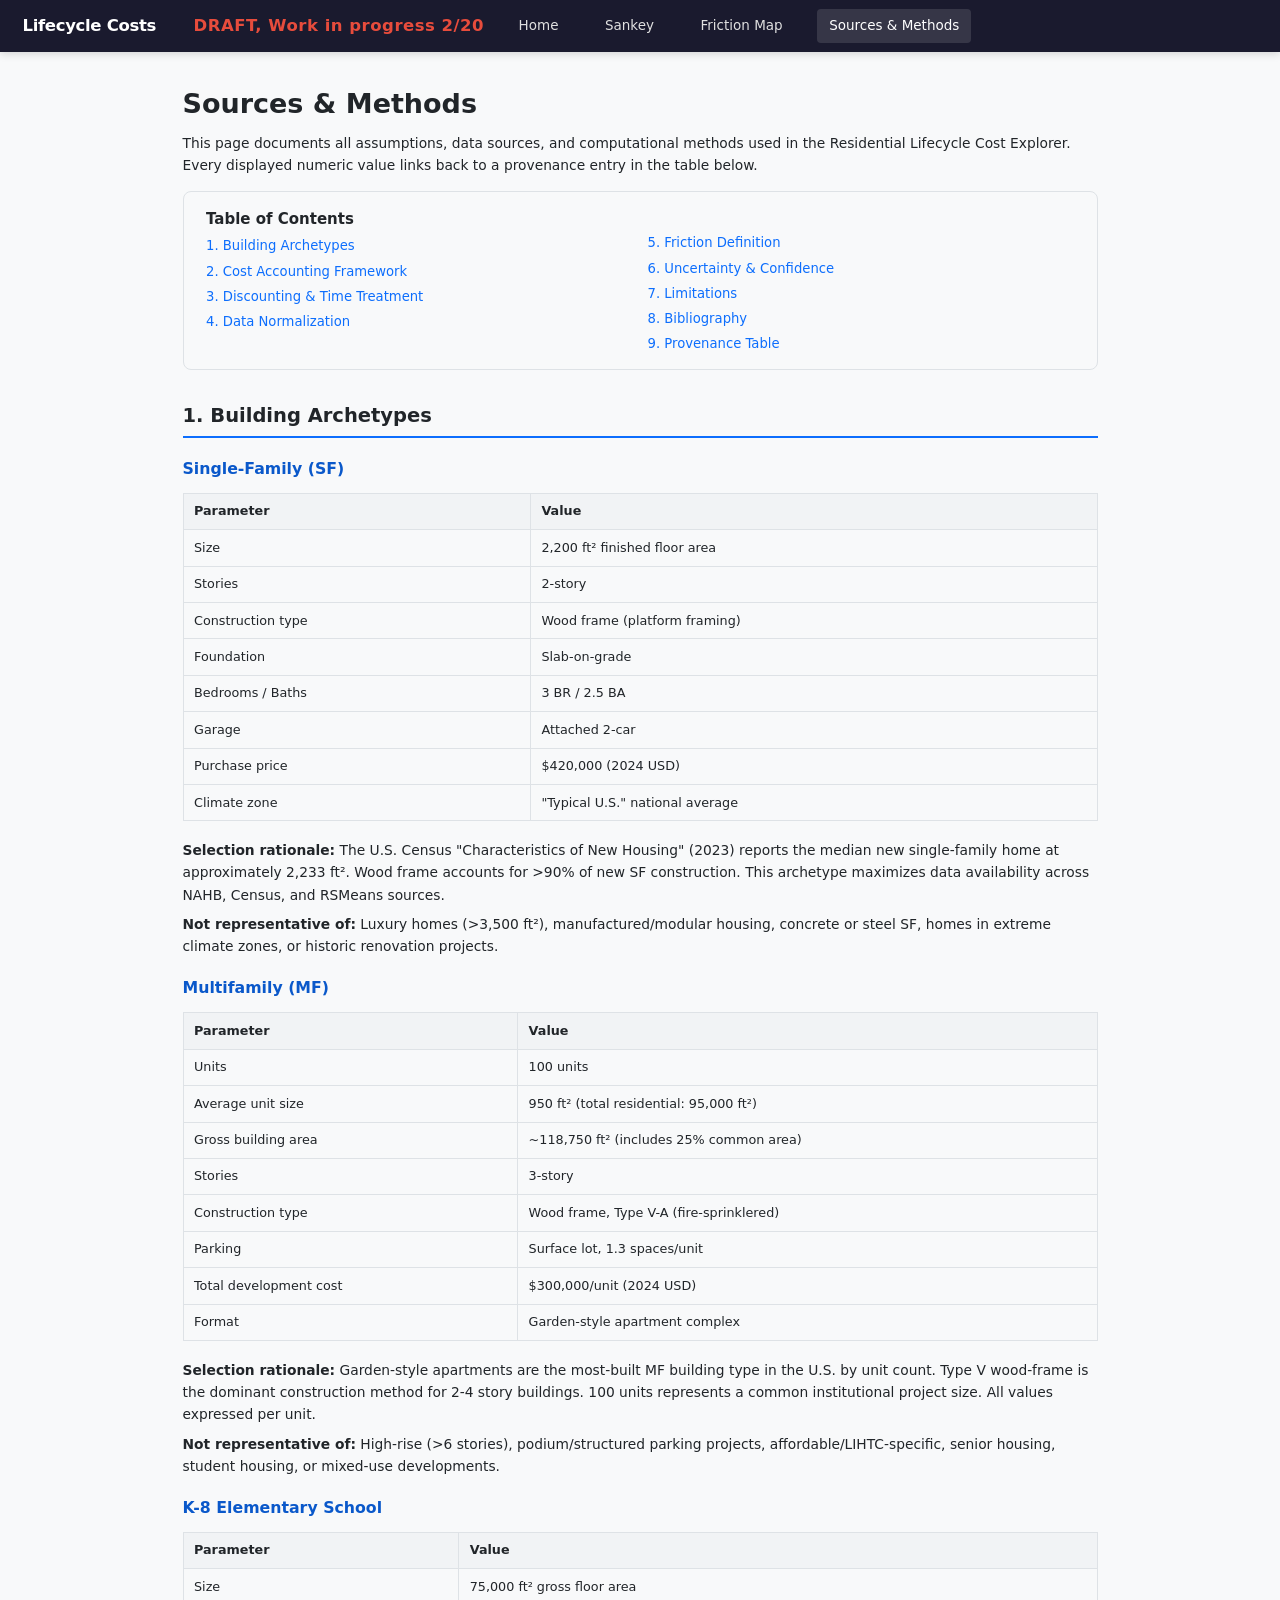
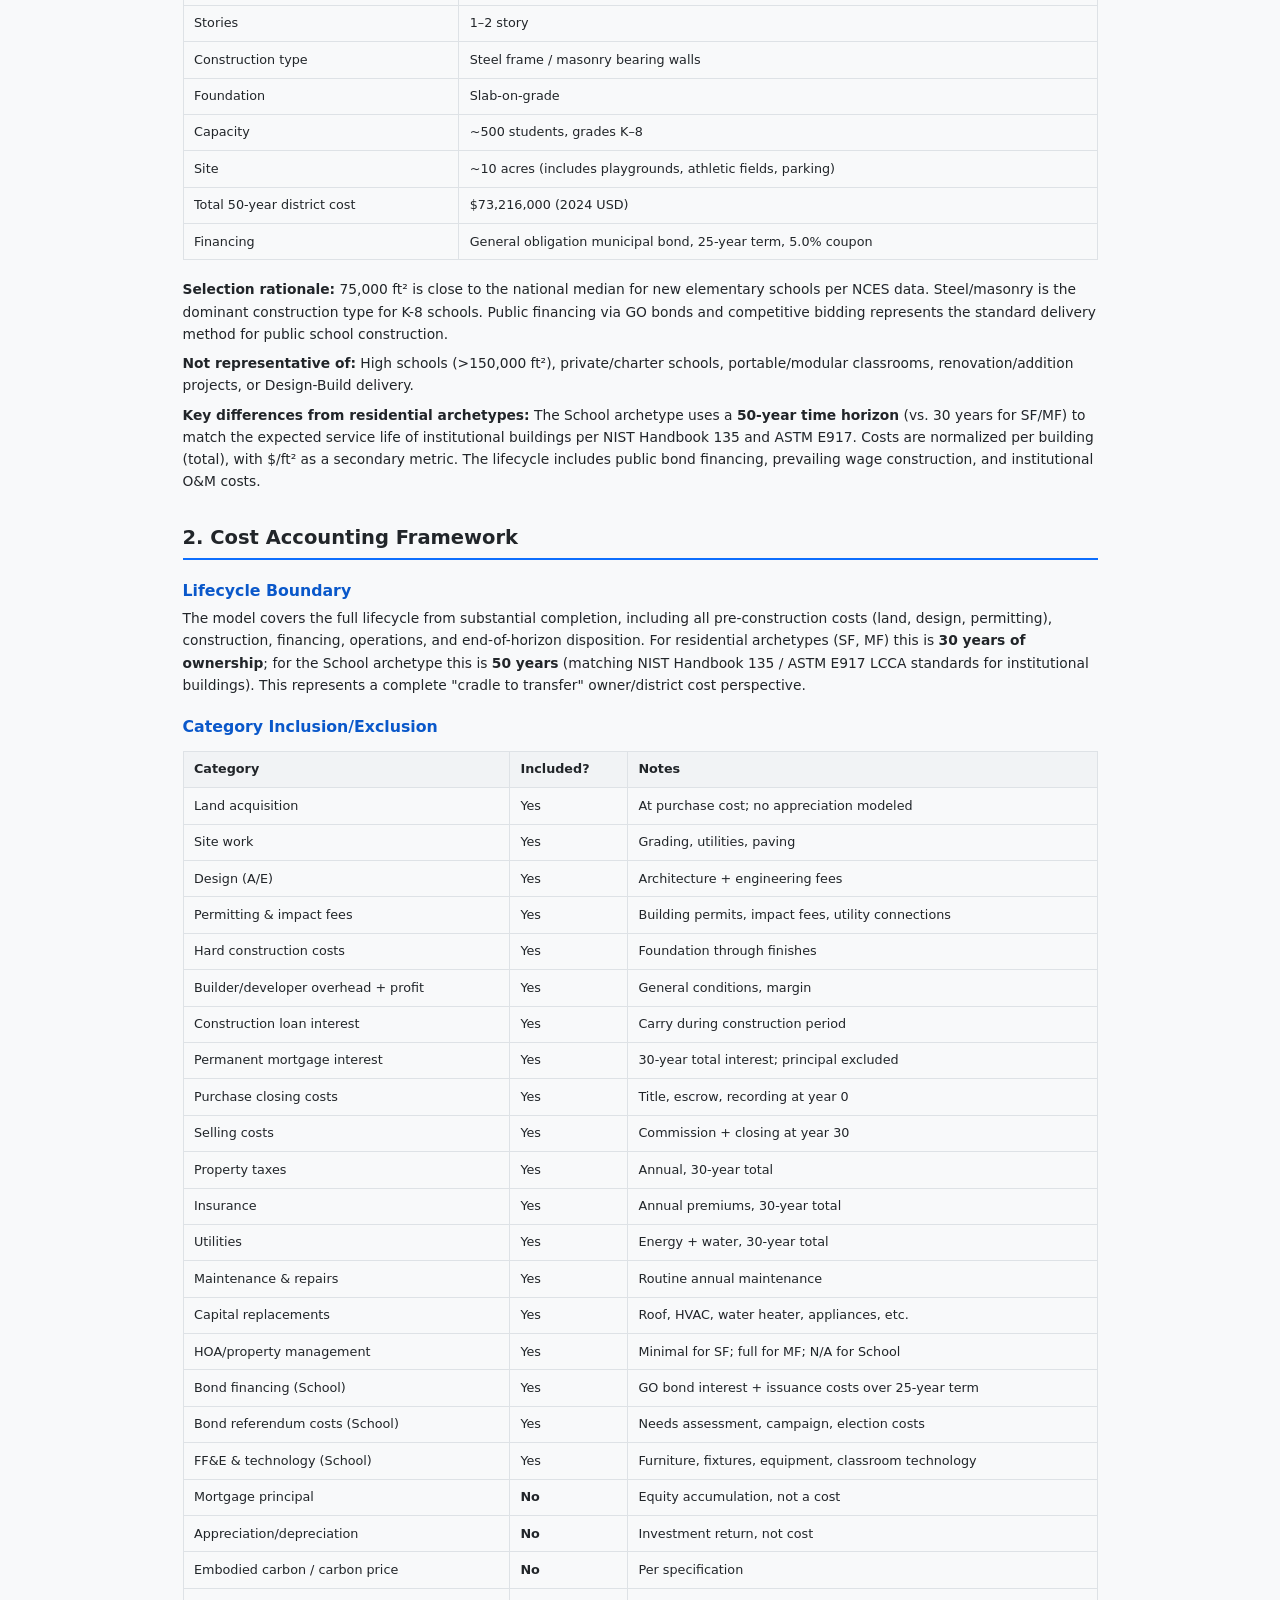
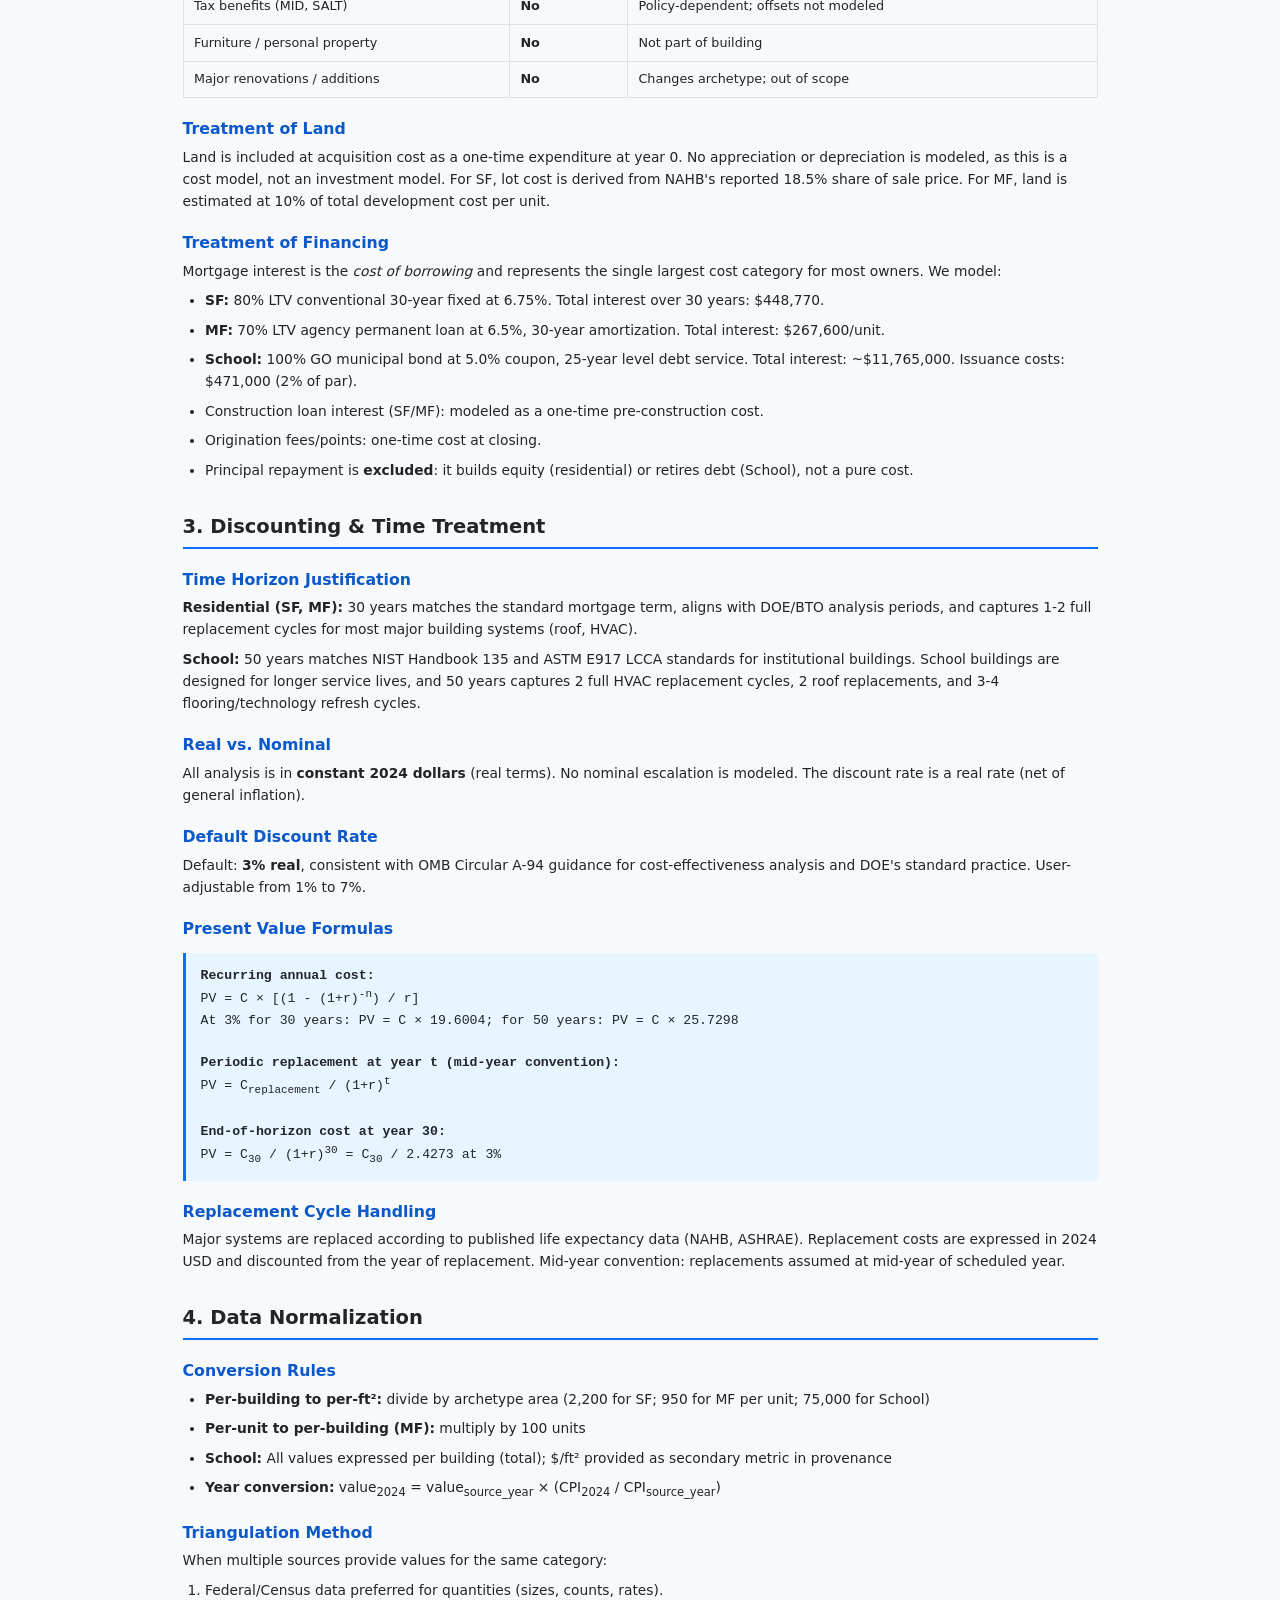
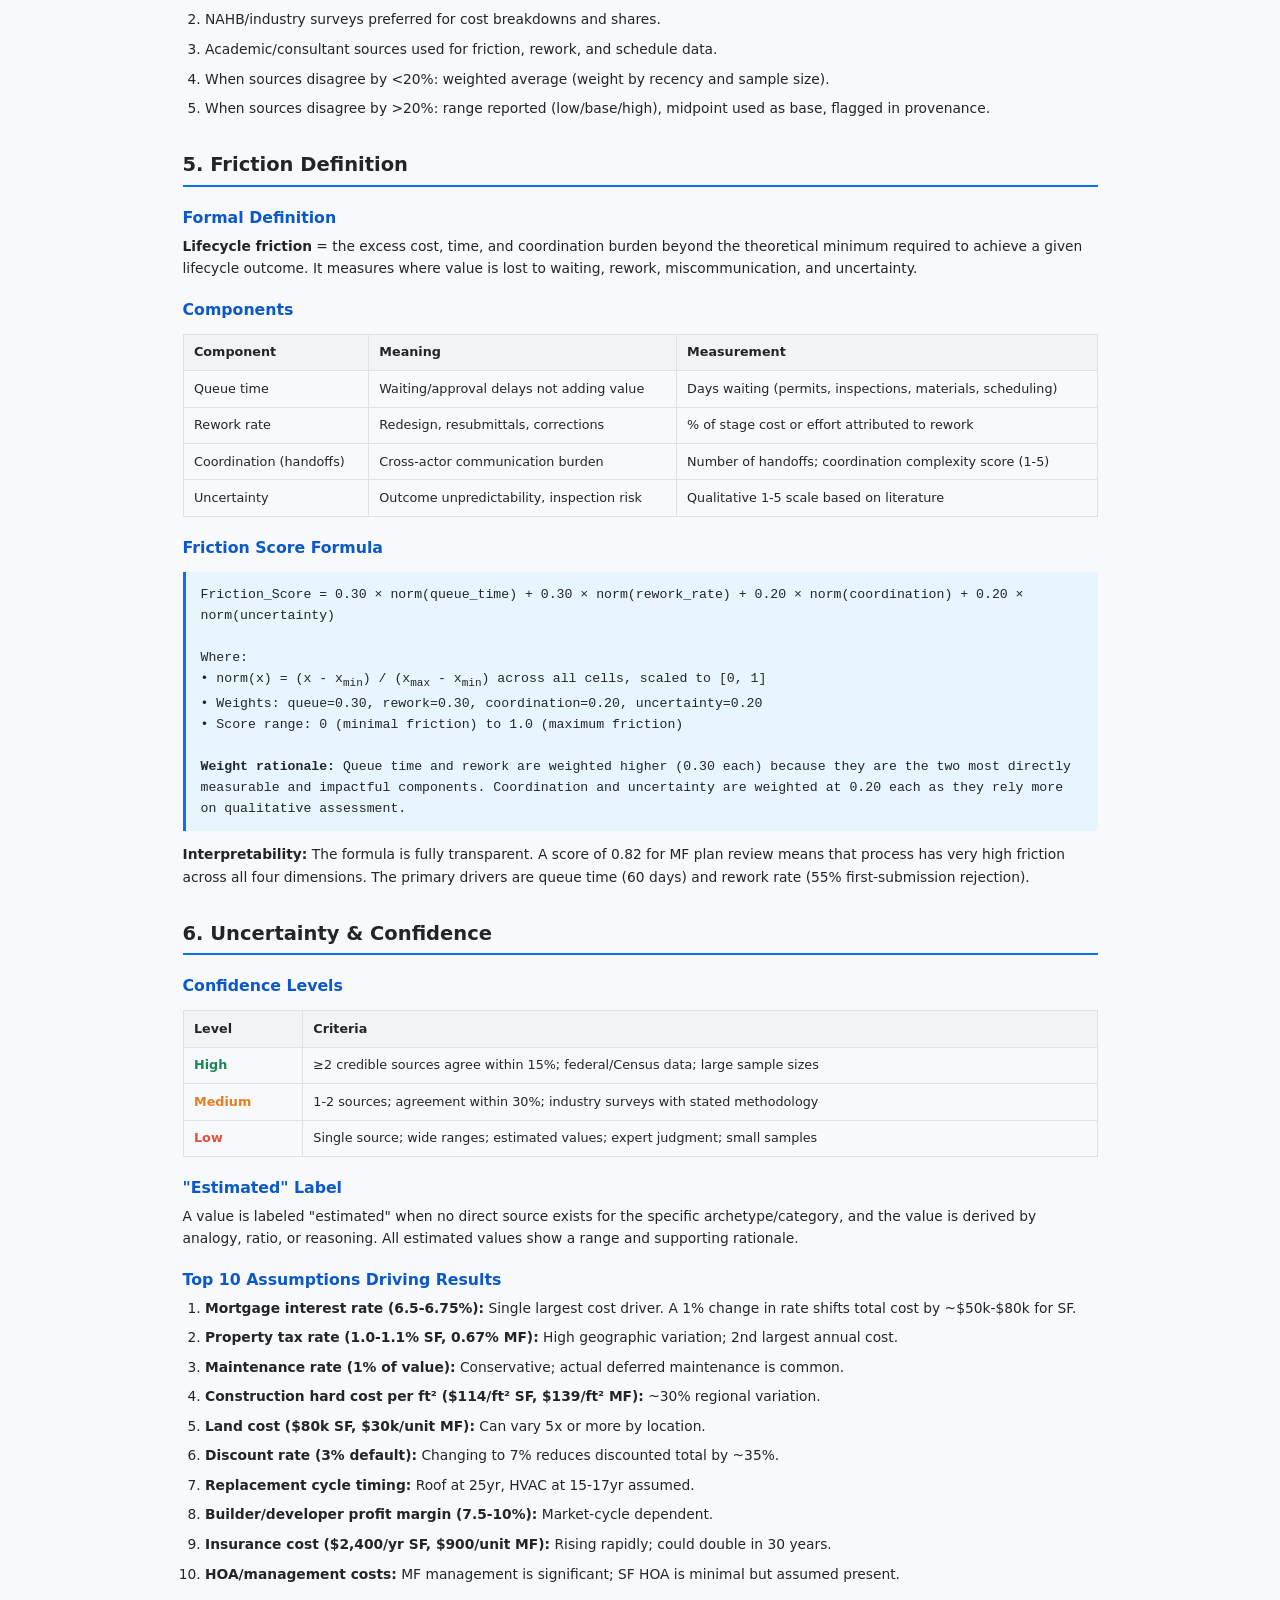
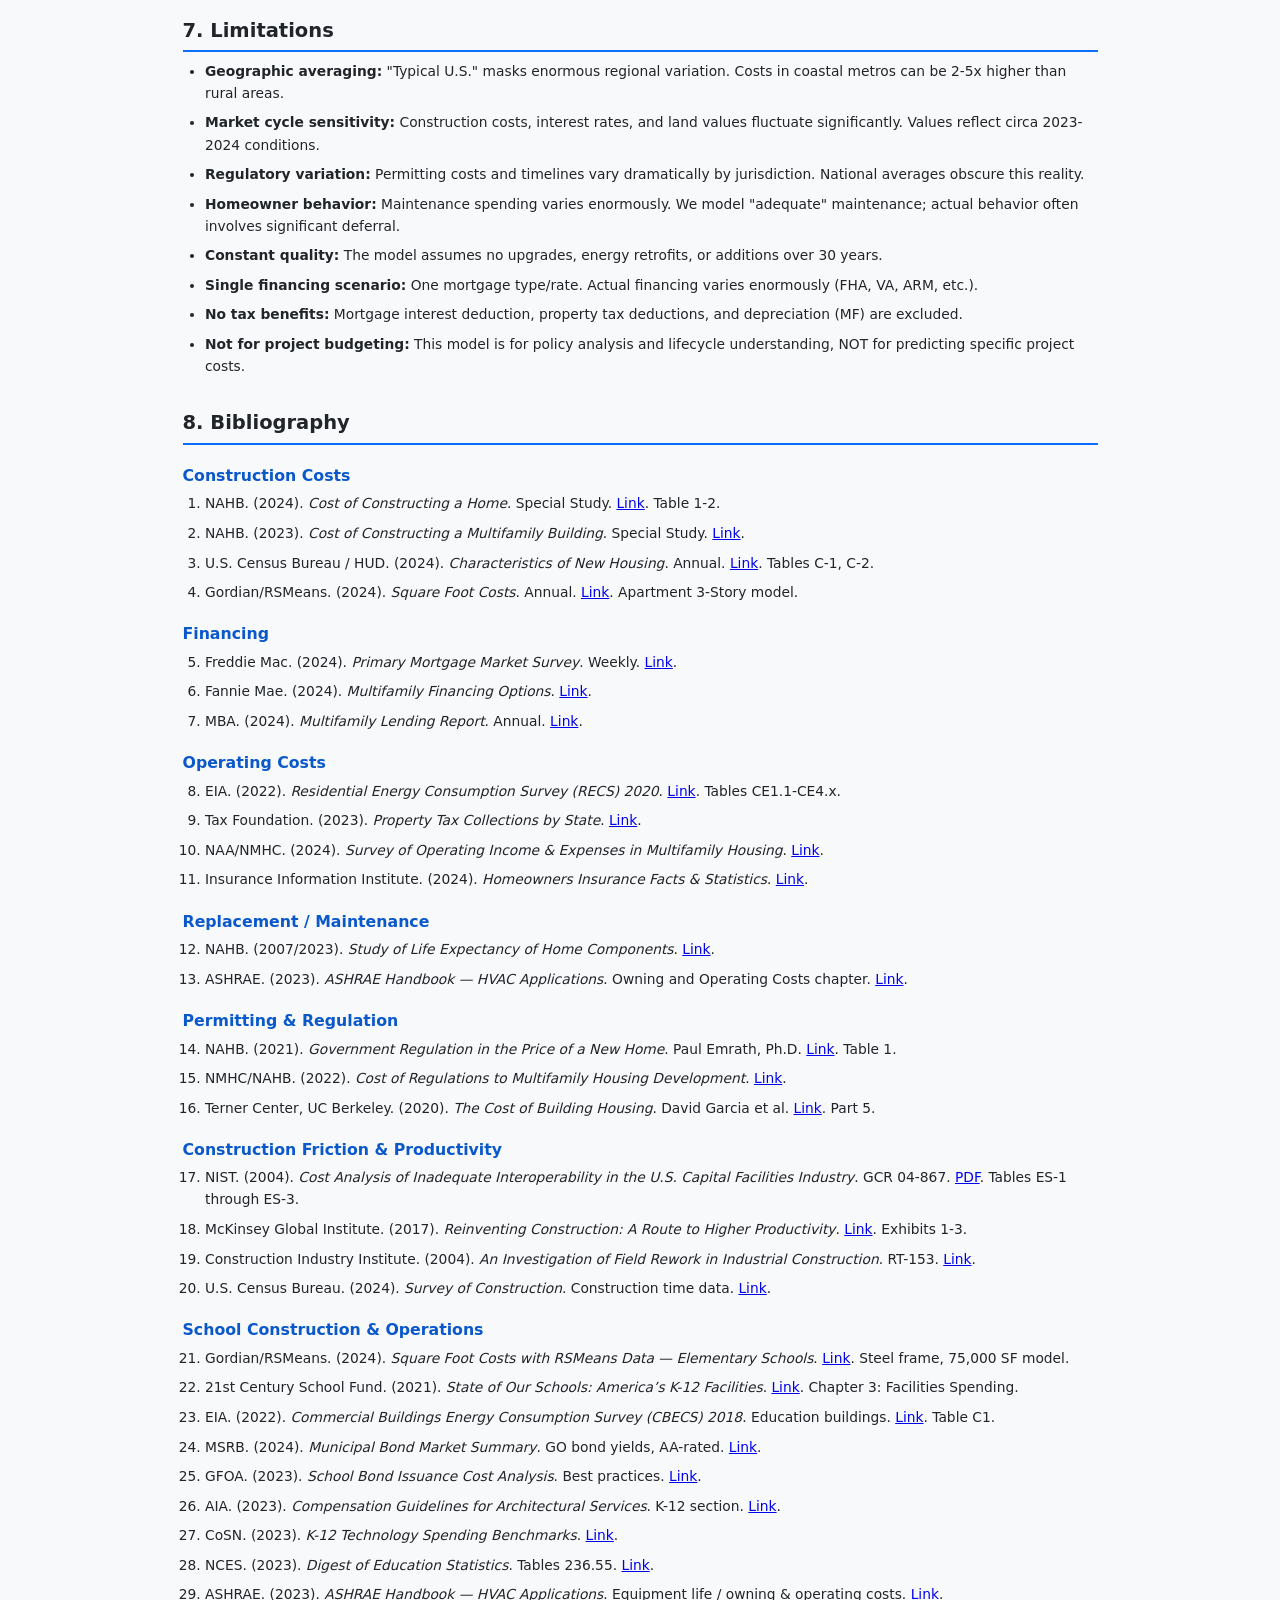
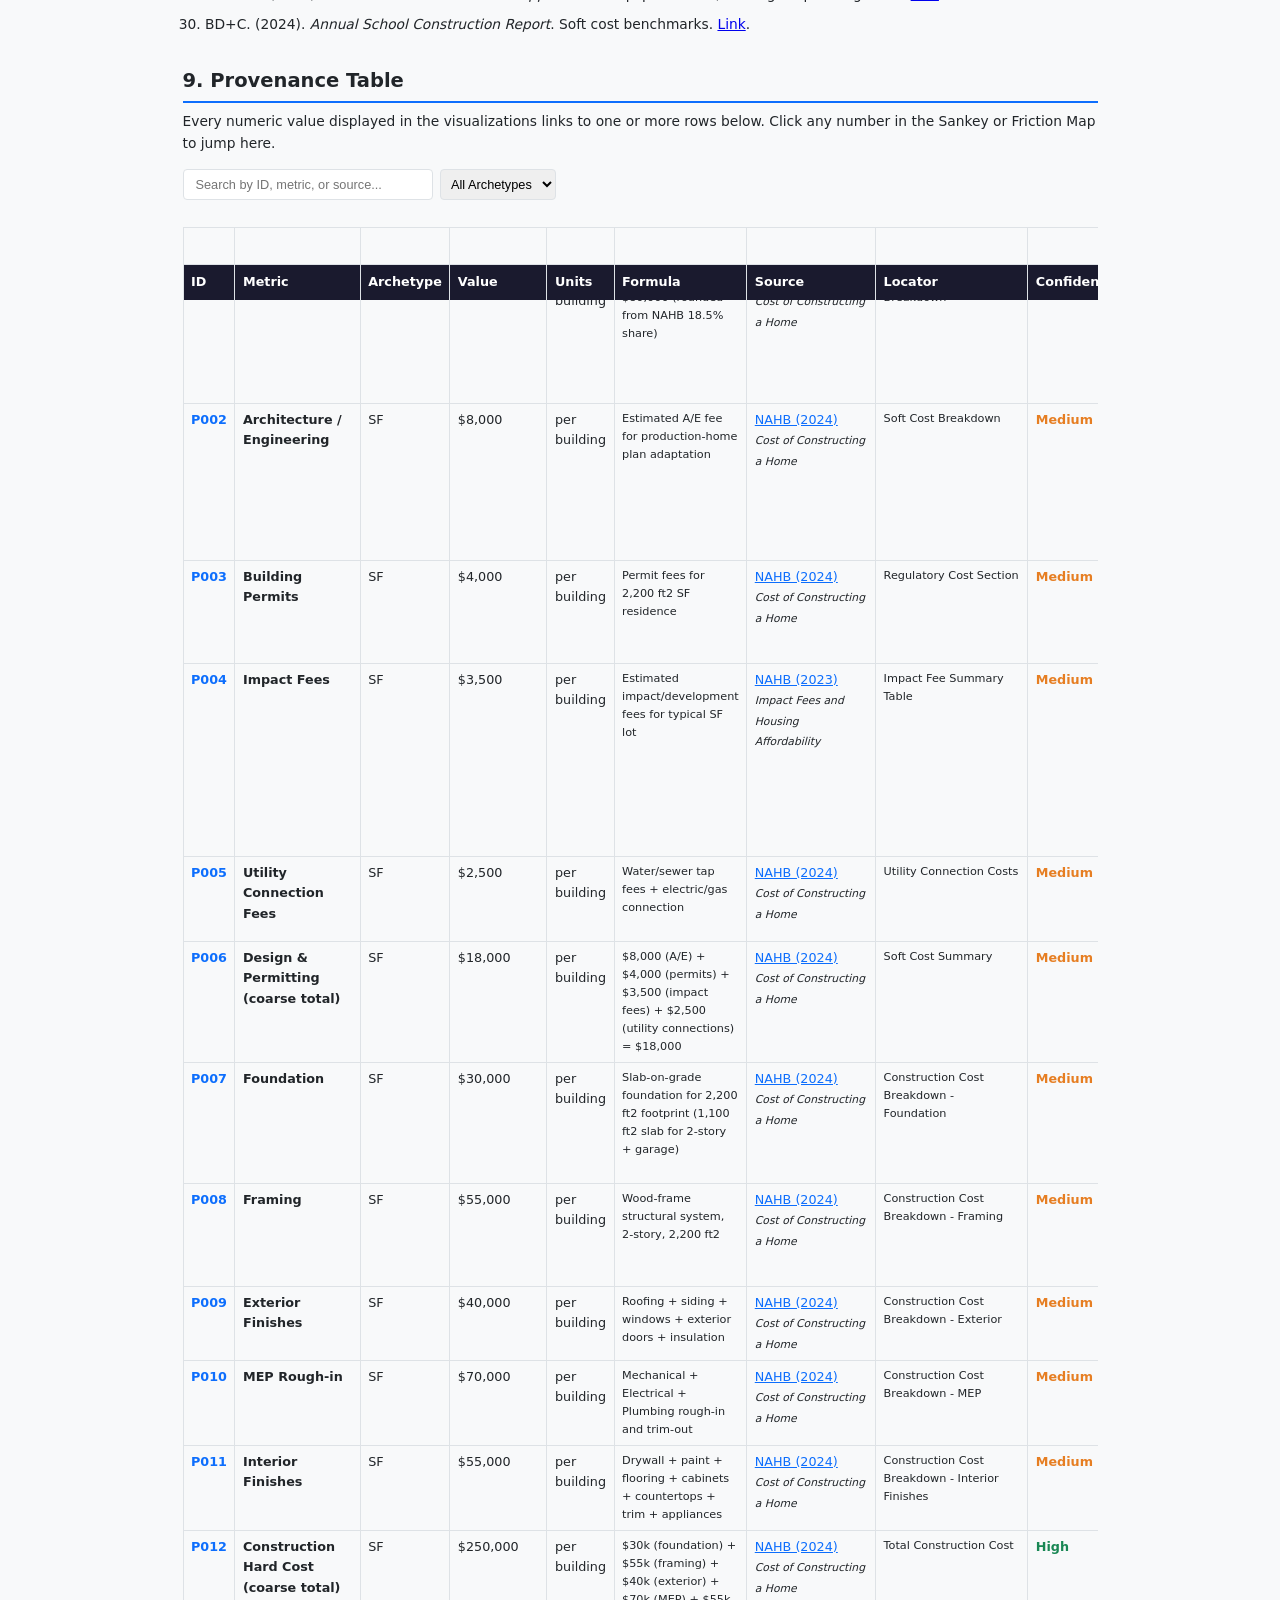
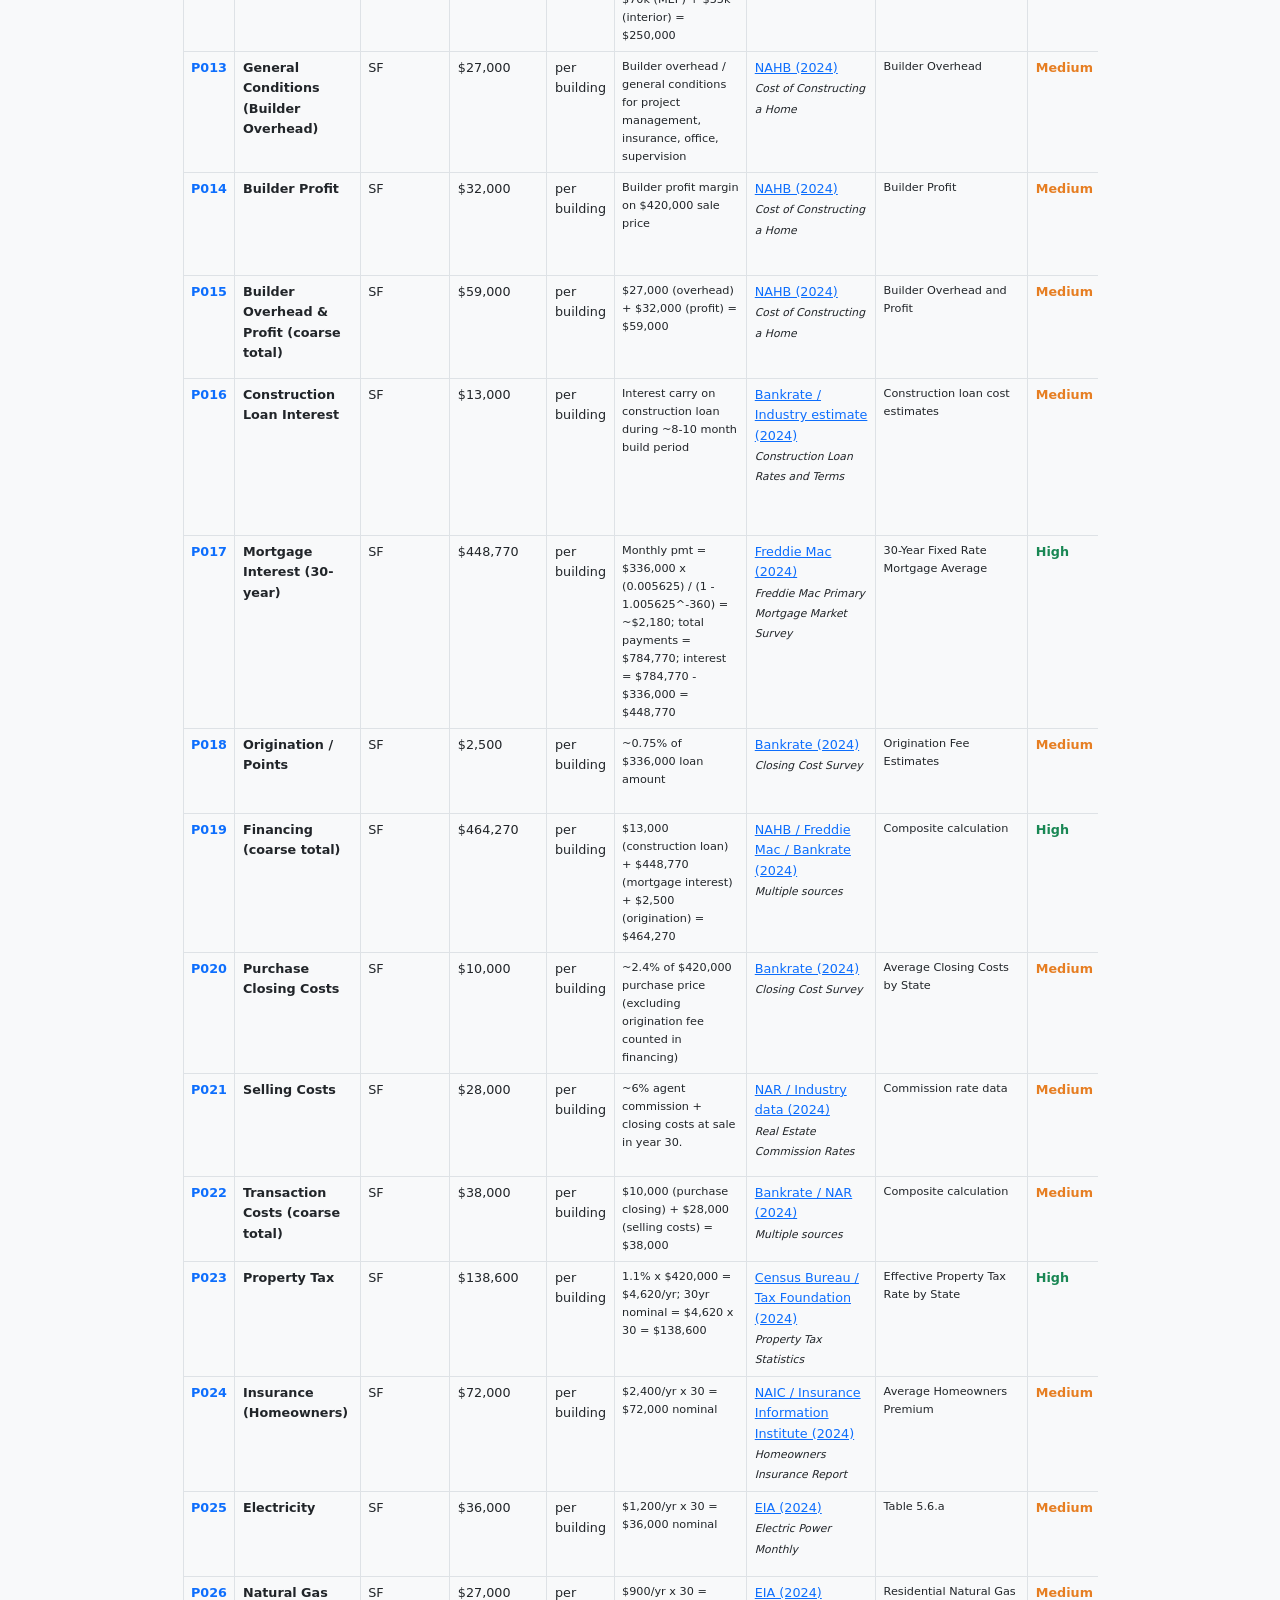
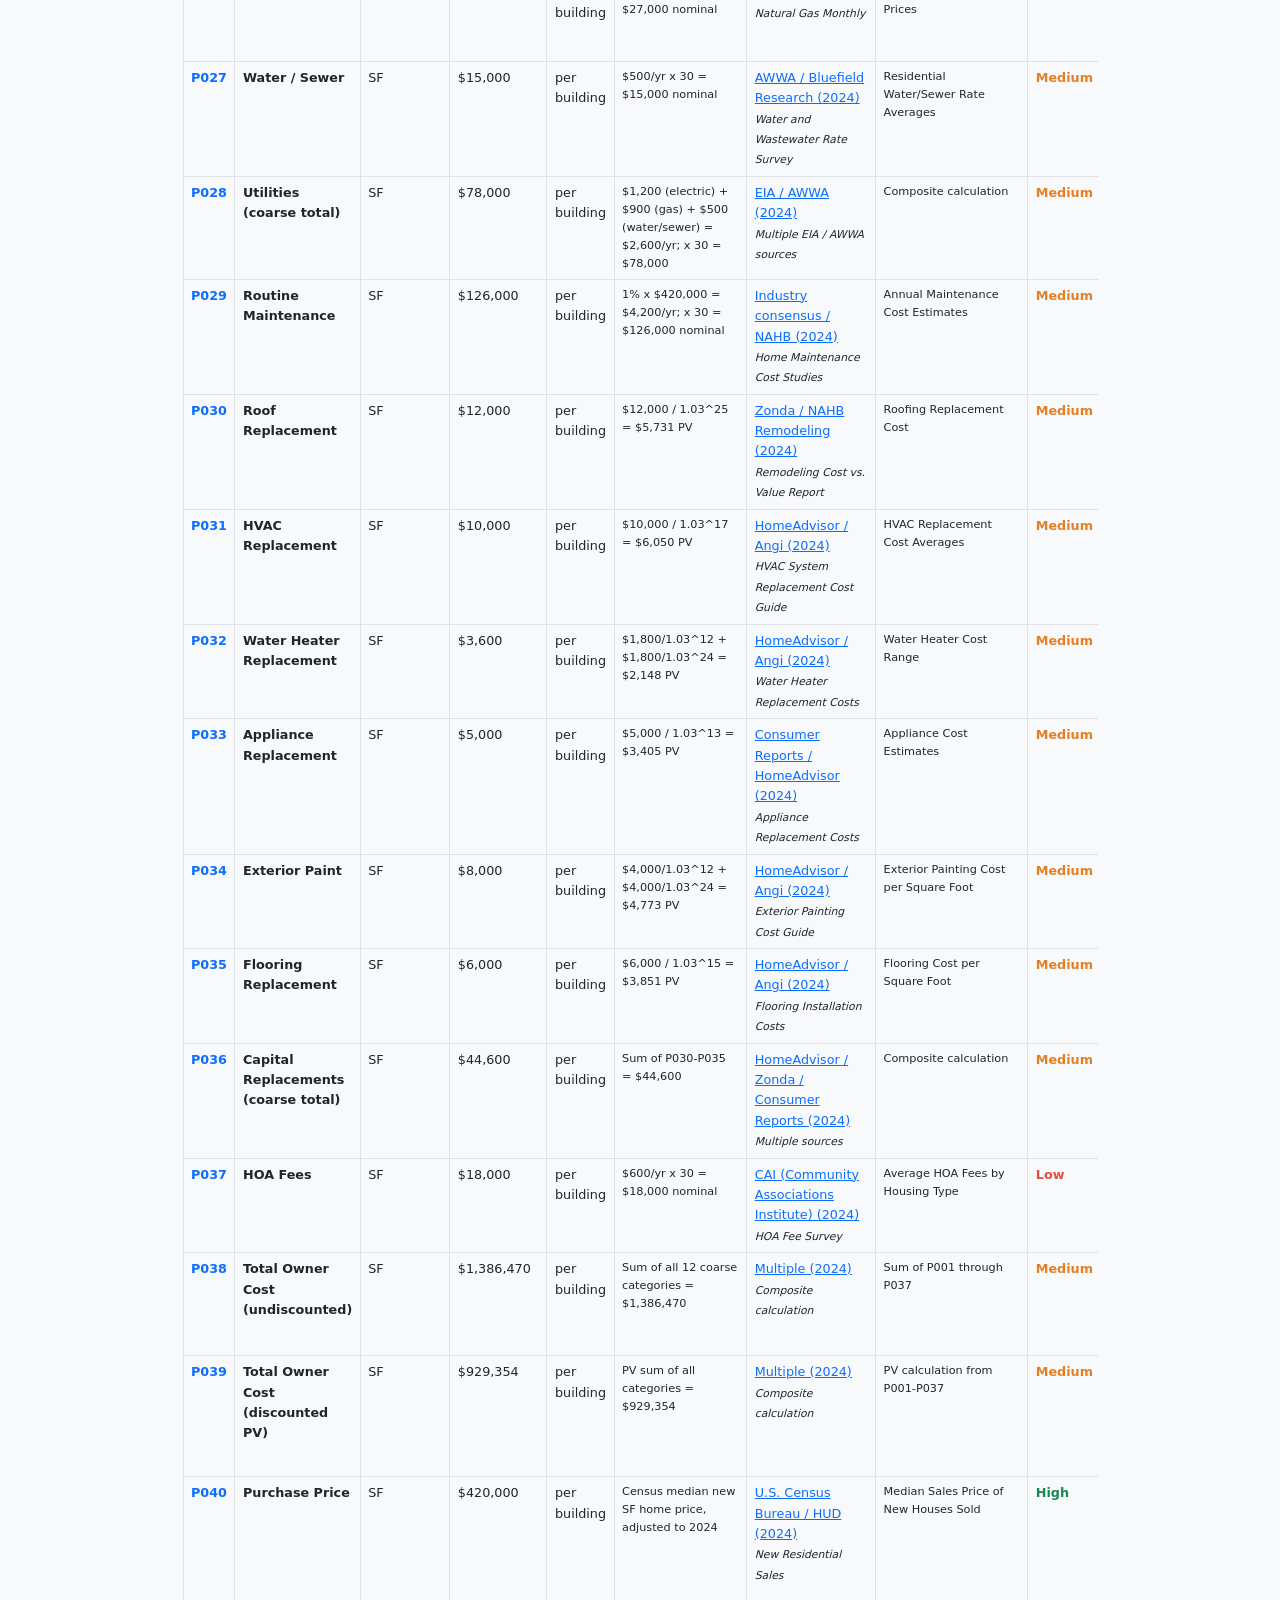
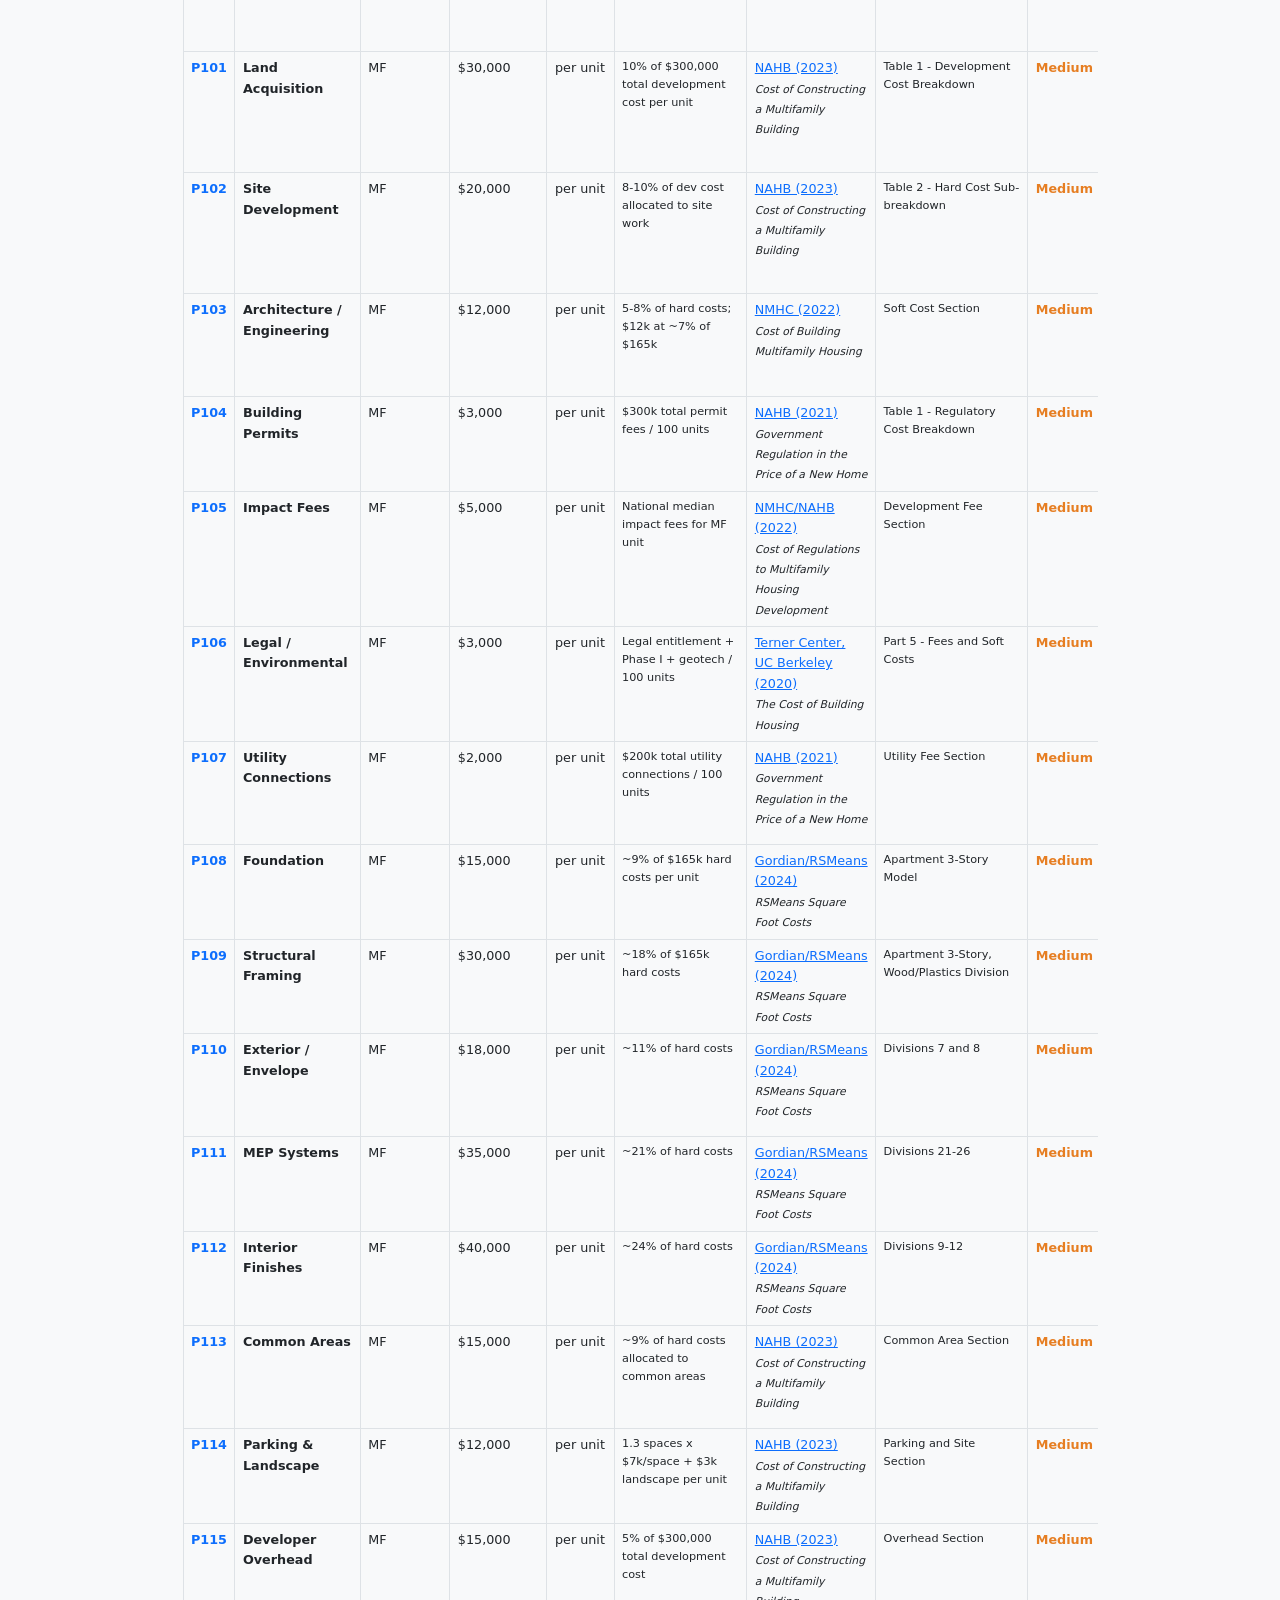
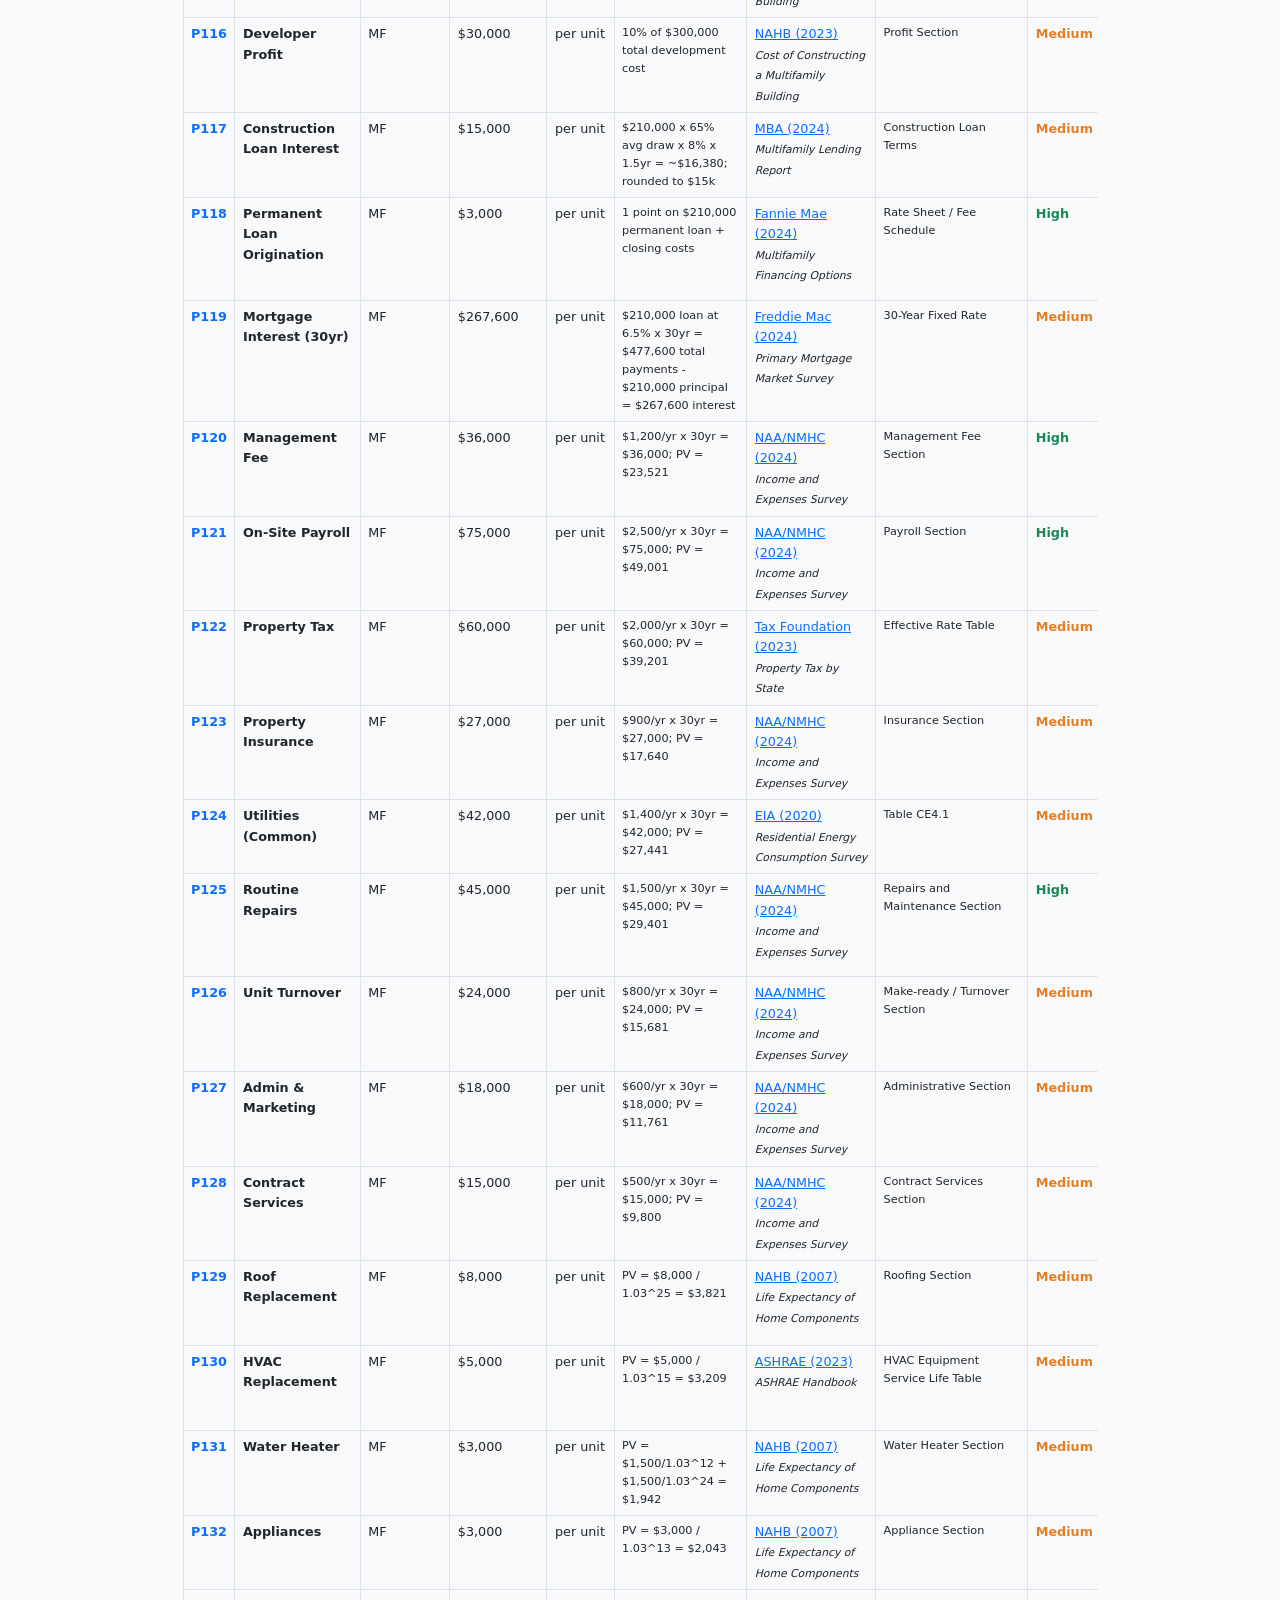
<file: sources.html>
<!DOCTYPE html>
<html lang="en">
<head>
<meta charset="UTF-8">
<meta name="viewport" content="width=device-width, initial-scale=1.0">
<title>Sources &amp; Methods | Lifecycle Cost Explorer</title>
<link rel="stylesheet" href="assets/styles.css">
<style>
  .prov-filter { margin: 1rem 0; display: flex; gap: 0.5rem; flex-wrap: wrap; }
  .prov-filter input { padding: 0.4rem 0.8rem; border: 1px solid var(--border); border-radius: 4px; font-size: 0.85rem; min-width: 250px; }
  .prov-filter select { padding: 0.4rem; border: 1px solid var(--border); border-radius: 4px; font-size: 0.85rem; }
  .toc { background: #f8f9fa; border: 1px solid var(--border); border-radius: 8px; padding: 1rem 1.5rem; margin: 1rem 0; }
  .toc ul { list-style: none; padding: 0; columns: 2; }
  .toc li { margin: 0.2rem 0; }
  .toc a { font-size: 0.88rem; color: var(--link); text-decoration: none; }
  .toc a:hover { text-decoration: underline; }
</style>
</head>
<body>

<nav class="nav-bar">
  <span class="logo">Lifecycle Costs</span><span style="color:#e74c3c;font-size:1.1rem;font-weight:bold;margin-left:1rem;letter-spacing:0.5px">DRAFT, Work in progress 2/20</span>
  <a href="index.html">Home</a>
  <a href="sankey.html">Sankey</a>
  <a href="friction.html">Friction Map</a>
  <a href="sources.html" class="active">Sources &amp; Methods</a>
</nav>

<div class="sources-content">

<h1>Sources &amp; Methods</h1>
<p>This page documents all assumptions, data sources, and computational methods used in the Residential Lifecycle Cost Explorer. Every displayed numeric value links back to a provenance entry in the table below.</p>

<div class="toc">
<strong>Table of Contents</strong>
<ul>
  <li><a href="#archetypes">1. Building Archetypes</a></li>
  <li><a href="#cost-framework">2. Cost Accounting Framework</a></li>
  <li><a href="#discounting">3. Discounting &amp; Time Treatment</a></li>
  <li><a href="#normalization">4. Data Normalization</a></li>
  <li><a href="#friction-def">5. Friction Definition</a></li>
  <li><a href="#uncertainty">6. Uncertainty &amp; Confidence</a></li>
  <li><a href="#limitations">7. Limitations</a></li>
  <li><a href="#bibliography">8. Bibliography</a></li>
  <li><a href="#provenance">9. Provenance Table</a></li>
</ul>
</div>

<!-- ===== 1. BUILDING ARCHETYPES ===== -->
<h2 id="archetypes">1. Building Archetypes</h2>

<h3>Single-Family (SF)</h3>
<table>
<tr><th>Parameter</th><th>Value</th></tr>
<tr><td>Size</td><td>2,200 ft&sup2; finished floor area</td></tr>
<tr><td>Stories</td><td>2-story</td></tr>
<tr><td>Construction type</td><td>Wood frame (platform framing)</td></tr>
<tr><td>Foundation</td><td>Slab-on-grade</td></tr>
<tr><td>Bedrooms / Baths</td><td>3 BR / 2.5 BA</td></tr>
<tr><td>Garage</td><td>Attached 2-car</td></tr>
<tr><td>Purchase price</td><td>$420,000 (2024 USD)</td></tr>
<tr><td>Climate zone</td><td>"Typical U.S." national average</td></tr>
</table>
<p><strong>Selection rationale:</strong> The U.S. Census "Characteristics of New Housing" (2023) reports the median new single-family home at approximately 2,233 ft&sup2;. Wood frame accounts for &gt;90% of new SF construction. This archetype maximizes data availability across NAHB, Census, and RSMeans sources.</p>
<p><strong>Not representative of:</strong> Luxury homes (&gt;3,500 ft&sup2;), manufactured/modular housing, concrete or steel SF, homes in extreme climate zones, or historic renovation projects.</p>

<h3>Multifamily (MF)</h3>
<table>
<tr><th>Parameter</th><th>Value</th></tr>
<tr><td>Units</td><td>100 units</td></tr>
<tr><td>Average unit size</td><td>950 ft&sup2; (total residential: 95,000 ft&sup2;)</td></tr>
<tr><td>Gross building area</td><td>~118,750 ft&sup2; (includes 25% common area)</td></tr>
<tr><td>Stories</td><td>3-story</td></tr>
<tr><td>Construction type</td><td>Wood frame, Type V-A (fire-sprinklered)</td></tr>
<tr><td>Parking</td><td>Surface lot, 1.3 spaces/unit</td></tr>
<tr><td>Total development cost</td><td>$300,000/unit (2024 USD)</td></tr>
<tr><td>Format</td><td>Garden-style apartment complex</td></tr>
</table>
<p><strong>Selection rationale:</strong> Garden-style apartments are the most-built MF building type in the U.S. by unit count. Type V wood-frame is the dominant construction method for 2-4 story buildings. 100 units represents a common institutional project size. All values expressed per unit.</p>
<p><strong>Not representative of:</strong> High-rise (&gt;6 stories), podium/structured parking projects, affordable/LIHTC-specific, senior housing, student housing, or mixed-use developments.</p>

<h3>K-8 Elementary School</h3>
<table>
<tr><th>Parameter</th><th>Value</th></tr>
<tr><td>Size</td><td>75,000 ft&sup2; gross floor area</td></tr>
<tr><td>Stories</td><td>1&ndash;2 story</td></tr>
<tr><td>Construction type</td><td>Steel frame / masonry bearing walls</td></tr>
<tr><td>Foundation</td><td>Slab-on-grade</td></tr>
<tr><td>Capacity</td><td>~500 students, grades K&ndash;8</td></tr>
<tr><td>Site</td><td>~10 acres (includes playgrounds, athletic fields, parking)</td></tr>
<tr><td>Total 50-year district cost</td><td>$73,216,000 (2024 USD)</td></tr>
<tr><td>Financing</td><td>General obligation municipal bond, 25-year term, 5.0% coupon</td></tr>
</table>
<p><strong>Selection rationale:</strong> 75,000 ft&sup2; is close to the national median for new elementary schools per NCES data. Steel/masonry is the dominant construction type for K-8 schools. Public financing via GO bonds and competitive bidding represents the standard delivery method for public school construction.</p>
<p><strong>Not representative of:</strong> High schools (&gt;150,000 ft&sup2;), private/charter schools, portable/modular classrooms, renovation/addition projects, or Design-Build delivery.</p>
<p><strong>Key differences from residential archetypes:</strong> The School archetype uses a <strong>50-year time horizon</strong> (vs. 30 years for SF/MF) to match the expected service life of institutional buildings per NIST Handbook 135 and ASTM E917. Costs are normalized per building (total), with $/ft&sup2; as a secondary metric. The lifecycle includes public bond financing, prevailing wage construction, and institutional O&amp;M costs.</p>

<!-- ===== 2. COST ACCOUNTING FRAMEWORK ===== -->
<h2 id="cost-framework">2. Cost Accounting Framework</h2>

<h3>Lifecycle Boundary</h3>
<p>The model covers the full lifecycle from substantial completion, including all pre-construction costs (land, design, permitting), construction, financing, operations, and end-of-horizon disposition. For residential archetypes (SF, MF) this is <strong>30 years of ownership</strong>; for the School archetype this is <strong>50 years</strong> (matching NIST Handbook 135 / ASTM E917 LCCA standards for institutional buildings). This represents a complete "cradle to transfer" owner/district cost perspective.</p>

<h3>Category Inclusion/Exclusion</h3>
<table>
<tr><th>Category</th><th>Included?</th><th>Notes</th></tr>
<tr><td>Land acquisition</td><td>Yes</td><td>At purchase cost; no appreciation modeled</td></tr>
<tr><td>Site work</td><td>Yes</td><td>Grading, utilities, paving</td></tr>
<tr><td>Design (A/E)</td><td>Yes</td><td>Architecture + engineering fees</td></tr>
<tr><td>Permitting &amp; impact fees</td><td>Yes</td><td>Building permits, impact fees, utility connections</td></tr>
<tr><td>Hard construction costs</td><td>Yes</td><td>Foundation through finishes</td></tr>
<tr><td>Builder/developer overhead + profit</td><td>Yes</td><td>General conditions, margin</td></tr>
<tr><td>Construction loan interest</td><td>Yes</td><td>Carry during construction period</td></tr>
<tr><td>Permanent mortgage interest</td><td>Yes</td><td>30-year total interest; principal excluded</td></tr>
<tr><td>Purchase closing costs</td><td>Yes</td><td>Title, escrow, recording at year 0</td></tr>
<tr><td>Selling costs</td><td>Yes</td><td>Commission + closing at year 30</td></tr>
<tr><td>Property taxes</td><td>Yes</td><td>Annual, 30-year total</td></tr>
<tr><td>Insurance</td><td>Yes</td><td>Annual premiums, 30-year total</td></tr>
<tr><td>Utilities</td><td>Yes</td><td>Energy + water, 30-year total</td></tr>
<tr><td>Maintenance &amp; repairs</td><td>Yes</td><td>Routine annual maintenance</td></tr>
<tr><td>Capital replacements</td><td>Yes</td><td>Roof, HVAC, water heater, appliances, etc.</td></tr>
<tr><td>HOA/property management</td><td>Yes</td><td>Minimal for SF; full for MF; N/A for School</td></tr>
<tr><td>Bond financing (School)</td><td>Yes</td><td>GO bond interest + issuance costs over 25-year term</td></tr>
<tr><td>Bond referendum costs (School)</td><td>Yes</td><td>Needs assessment, campaign, election costs</td></tr>
<tr><td>FF&amp;E &amp; technology (School)</td><td>Yes</td><td>Furniture, fixtures, equipment, classroom technology</td></tr>
<tr><td>Mortgage principal</td><td><strong>No</strong></td><td>Equity accumulation, not a cost</td></tr>
<tr><td>Appreciation/depreciation</td><td><strong>No</strong></td><td>Investment return, not cost</td></tr>
<tr><td>Embodied carbon / carbon price</td><td><strong>No</strong></td><td>Per specification</td></tr>
<tr><td>Tax benefits (MID, SALT)</td><td><strong>No</strong></td><td>Policy-dependent; offsets not modeled</td></tr>
<tr><td>Furniture / personal property</td><td><strong>No</strong></td><td>Not part of building</td></tr>
<tr><td>Major renovations / additions</td><td><strong>No</strong></td><td>Changes archetype; out of scope</td></tr>
</table>

<h3>Treatment of Land</h3>
<p>Land is included at acquisition cost as a one-time expenditure at year 0. No appreciation or depreciation is modeled, as this is a cost model, not an investment model. For SF, lot cost is derived from NAHB's reported 18.5% share of sale price. For MF, land is estimated at 10% of total development cost per unit.</p>

<h3>Treatment of Financing</h3>
<p>Mortgage interest is the <em>cost of borrowing</em> and represents the single largest cost category for most owners. We model:</p>
<ul>
  <li><strong>SF:</strong> 80% LTV conventional 30-year fixed at 6.75%. Total interest over 30 years: $448,770.</li>
  <li><strong>MF:</strong> 70% LTV agency permanent loan at 6.5%, 30-year amortization. Total interest: $267,600/unit.</li>
  <li><strong>School:</strong> 100% GO municipal bond at 5.0% coupon, 25-year level debt service. Total interest: ~$11,765,000. Issuance costs: $471,000 (2% of par).</li>
  <li>Construction loan interest (SF/MF): modeled as a one-time pre-construction cost.</li>
  <li>Origination fees/points: one-time cost at closing.</li>
  <li>Principal repayment is <strong>excluded</strong>: it builds equity (residential) or retires debt (School), not a pure cost.</li>
</ul>

<!-- ===== 3. DISCOUNTING ===== -->
<h2 id="discounting">3. Discounting &amp; Time Treatment</h2>

<h3>Time Horizon Justification</h3>
<p><strong>Residential (SF, MF):</strong> 30 years matches the standard mortgage term, aligns with DOE/BTO analysis periods, and captures 1-2 full replacement cycles for most major building systems (roof, HVAC).</p>
<p><strong>School:</strong> 50 years matches NIST Handbook 135 and ASTM E917 LCCA standards for institutional buildings. School buildings are designed for longer service lives, and 50 years captures 2 full HVAC replacement cycles, 2 roof replacements, and 3-4 flooring/technology refresh cycles.</p>

<h3>Real vs. Nominal</h3>
<p>All analysis is in <strong>constant 2024 dollars</strong> (real terms). No nominal escalation is modeled. The discount rate is a real rate (net of general inflation).</p>

<h3>Default Discount Rate</h3>
<p>Default: <strong>3% real</strong>, consistent with OMB Circular A-94 guidance for cost-effectiveness analysis and DOE's standard practice. User-adjustable from 1% to 7%.</p>

<h3>Present Value Formulas</h3>

<div class="formula">
<strong>Recurring annual cost:</strong><br>
PV = C &times; [(1 - (1+r)<sup>-n</sup>) / r]<br>
At 3% for 30 years: PV = C &times; 19.6004; for 50 years: PV = C &times; 25.7298<br><br>

<strong>Periodic replacement at year t (mid-year convention):</strong><br>
PV = C<sub>replacement</sub> / (1+r)<sup>t</sup><br><br>

<strong>End-of-horizon cost at year 30:</strong><br>
PV = C<sub>30</sub> / (1+r)<sup>30</sup> = C<sub>30</sub> / 2.4273 at 3%
</div>

<h3>Replacement Cycle Handling</h3>
<p>Major systems are replaced according to published life expectancy data (NAHB, ASHRAE). Replacement costs are expressed in 2024 USD and discounted from the year of replacement. Mid-year convention: replacements assumed at mid-year of scheduled year.</p>

<!-- ===== 4. NORMALIZATION ===== -->
<h2 id="normalization">4. Data Normalization</h2>

<h3>Conversion Rules</h3>
<ul>
  <li><strong>Per-building to per-ft&sup2;:</strong> divide by archetype area (2,200 for SF; 950 for MF per unit; 75,000 for School)</li>
  <li><strong>Per-unit to per-building (MF):</strong> multiply by 100 units</li>
  <li><strong>School:</strong> All values expressed per building (total); $/ft&sup2; provided as secondary metric in provenance</li>
  <li><strong>Year conversion:</strong> value<sub>2024</sub> = value<sub>source_year</sub> &times; (CPI<sub>2024</sub> / CPI<sub>source_year</sub>)</li>
</ul>

<h3>Triangulation Method</h3>
<p>When multiple sources provide values for the same category:</p>
<ol>
  <li>Federal/Census data preferred for quantities (sizes, counts, rates).</li>
  <li>NAHB/industry surveys preferred for cost breakdowns and shares.</li>
  <li>Academic/consultant sources used for friction, rework, and schedule data.</li>
  <li>When sources disagree by &lt;20%: weighted average (weight by recency and sample size).</li>
  <li>When sources disagree by &gt;20%: range reported (low/base/high), midpoint used as base, flagged in provenance.</li>
</ol>

<!-- ===== 5. FRICTION DEFINITION ===== -->
<h2 id="friction-def">5. Friction Definition</h2>

<h3>Formal Definition</h3>
<p><strong>Lifecycle friction</strong> = the excess cost, time, and coordination burden beyond the theoretical minimum required to achieve a given lifecycle outcome. It measures where value is lost to waiting, rework, miscommunication, and uncertainty.</p>

<h3>Components</h3>
<table>
<tr><th>Component</th><th>Meaning</th><th>Measurement</th></tr>
<tr><td>Queue time</td><td>Waiting/approval delays not adding value</td><td>Days waiting (permits, inspections, materials, scheduling)</td></tr>
<tr><td>Rework rate</td><td>Redesign, resubmittals, corrections</td><td>% of stage cost or effort attributed to rework</td></tr>
<tr><td>Coordination (handoffs)</td><td>Cross-actor communication burden</td><td>Number of handoffs; coordination complexity score (1-5)</td></tr>
<tr><td>Uncertainty</td><td>Outcome unpredictability, inspection risk</td><td>Qualitative 1-5 scale based on literature</td></tr>
</table>

<h3>Friction Score Formula</h3>
<div class="formula">
Friction_Score = 0.30 &times; norm(queue_time) + 0.30 &times; norm(rework_rate) + 0.20 &times; norm(coordination) + 0.20 &times; norm(uncertainty)<br><br>
Where:<br>
&bull; norm(x) = (x - x<sub>min</sub>) / (x<sub>max</sub> - x<sub>min</sub>) across all cells, scaled to [0, 1]<br>
&bull; Weights: queue=0.30, rework=0.30, coordination=0.20, uncertainty=0.20<br>
&bull; Score range: 0 (minimal friction) to 1.0 (maximum friction)<br><br>
<strong>Weight rationale:</strong> Queue time and rework are weighted higher (0.30 each) because they are the two most directly measurable and impactful components. Coordination and uncertainty are weighted at 0.20 each as they rely more on qualitative assessment.
</div>

<p><strong>Interpretability:</strong> The formula is fully transparent. A score of 0.82 for MF plan review means that process has very high friction across all four dimensions. The primary drivers are queue time (60 days) and rework rate (55% first-submission rejection).</p>

<!-- ===== 6. UNCERTAINTY ===== -->
<h2 id="uncertainty">6. Uncertainty &amp; Confidence</h2>

<h3>Confidence Levels</h3>
<table>
<tr><th>Level</th><th>Criteria</th></tr>
<tr><td class="confidence-high">High</td><td>&ge;2 credible sources agree within 15%; federal/Census data; large sample sizes</td></tr>
<tr><td class="confidence-med">Medium</td><td>1-2 sources; agreement within 30%; industry surveys with stated methodology</td></tr>
<tr><td class="confidence-low">Low</td><td>Single source; wide ranges; estimated values; expert judgment; small samples</td></tr>
</table>

<h3>"Estimated" Label</h3>
<p>A value is labeled "estimated" when no direct source exists for the specific archetype/category, and the value is derived by analogy, ratio, or reasoning. All estimated values show a range and supporting rationale.</p>

<h3>Top 10 Assumptions Driving Results</h3>
<ol>
  <li><strong>Mortgage interest rate (6.5-6.75%):</strong> Single largest cost driver. A 1% change in rate shifts total cost by ~$50k-$80k for SF.</li>
  <li><strong>Property tax rate (1.0-1.1% SF, 0.67% MF):</strong> High geographic variation; 2nd largest annual cost.</li>
  <li><strong>Maintenance rate (1% of value):</strong> Conservative; actual deferred maintenance is common.</li>
  <li><strong>Construction hard cost per ft&sup2; ($114/ft&sup2; SF, $139/ft&sup2; MF):</strong> ~30% regional variation.</li>
  <li><strong>Land cost ($80k SF, $30k/unit MF):</strong> Can vary 5x or more by location.</li>
  <li><strong>Discount rate (3% default):</strong> Changing to 7% reduces discounted total by ~35%.</li>
  <li><strong>Replacement cycle timing:</strong> Roof at 25yr, HVAC at 15-17yr assumed.</li>
  <li><strong>Builder/developer profit margin (7.5-10%):</strong> Market-cycle dependent.</li>
  <li><strong>Insurance cost ($2,400/yr SF, $900/unit MF):</strong> Rising rapidly; could double in 30 years.</li>
  <li><strong>HOA/management costs:</strong> MF management is significant; SF HOA is minimal but assumed present.</li>
</ol>

<!-- ===== 7. LIMITATIONS ===== -->
<h2 id="limitations">7. Limitations</h2>
<ul>
  <li><strong>Geographic averaging:</strong> "Typical U.S." masks enormous regional variation. Costs in coastal metros can be 2-5x higher than rural areas.</li>
  <li><strong>Market cycle sensitivity:</strong> Construction costs, interest rates, and land values fluctuate significantly. Values reflect circa 2023-2024 conditions.</li>
  <li><strong>Regulatory variation:</strong> Permitting costs and timelines vary dramatically by jurisdiction. National averages obscure this reality.</li>
  <li><strong>Homeowner behavior:</strong> Maintenance spending varies enormously. We model "adequate" maintenance; actual behavior often involves significant deferral.</li>
  <li><strong>Constant quality:</strong> The model assumes no upgrades, energy retrofits, or additions over 30 years.</li>
  <li><strong>Single financing scenario:</strong> One mortgage type/rate. Actual financing varies enormously (FHA, VA, ARM, etc.).</li>
  <li><strong>No tax benefits:</strong> Mortgage interest deduction, property tax deductions, and depreciation (MF) are excluded.</li>
  <li><strong>Not for project budgeting:</strong> This model is for policy analysis and lifecycle understanding, NOT for predicting specific project costs.</li>
</ul>

<!-- ===== 8. BIBLIOGRAPHY ===== -->
<h2 id="bibliography">8. Bibliography</h2>

<h3>Construction Costs</h3>
<ol>
  <li id="bib1">NAHB. (2024). <em>Cost of Constructing a Home</em>. Special Study. <a href="https://www.nahb.org/news-and-economics/housing-economics-plus/special-studies/special-studies-pages/cost-of-constructing-a-home-in-2024" target="_blank">Link</a>. Table 1-2.</li>
  <li id="bib2">NAHB. (2023). <em>Cost of Constructing a Multifamily Building</em>. Special Study. <a href="https://www.nahb.org/news-and-economics/housing-economics-plus/special-studies" target="_blank">Link</a>.</li>
  <li id="bib3">U.S. Census Bureau / HUD. (2024). <em>Characteristics of New Housing</em>. Annual. <a href="https://www.census.gov/construction/chars/" target="_blank">Link</a>. Tables C-1, C-2.</li>
  <li id="bib4">Gordian/RSMeans. (2024). <em>Square Foot Costs</em>. Annual. <a href="https://www.rsmeans.com/" target="_blank">Link</a>. Apartment 3-Story model.</li>
</ol>

<h3>Financing</h3>
<ol start="5">
  <li id="bib5">Freddie Mac. (2024). <em>Primary Mortgage Market Survey</em>. Weekly. <a href="https://www.freddiemac.com/pmms" target="_blank">Link</a>.</li>
  <li id="bib6">Fannie Mae. (2024). <em>Multifamily Financing Options</em>. <a href="https://multifamily.fanniemae.com/financing-options" target="_blank">Link</a>.</li>
  <li id="bib7">MBA. (2024). <em>Multifamily Lending Report</em>. Annual. <a href="https://www.mba.org/news-and-research/" target="_blank">Link</a>.</li>
</ol>

<h3>Operating Costs</h3>
<ol start="8">
  <li id="bib8">EIA. (2022). <em>Residential Energy Consumption Survey (RECS) 2020</em>. <a href="https://www.eia.gov/consumption/residential/" target="_blank">Link</a>. Tables CE1.1-CE4.x.</li>
  <li id="bib9">Tax Foundation. (2023). <em>Property Tax Collections by State</em>. <a href="https://taxfoundation.org/data/all/state/property-taxes-by-state-county/" target="_blank">Link</a>.</li>
  <li id="bib10">NAA/NMHC. (2024). <em>Survey of Operating Income &amp; Expenses in Multifamily Housing</em>. <a href="https://naahq.org/previous-income-expenses-surveys" target="_blank">Link</a>.</li>
  <li id="bib11">Insurance Information Institute. (2024). <em>Homeowners Insurance Facts &amp; Statistics</em>. <a href="https://www.iii.org/fact-statistic/facts-statistics-homeowners-and-renters-insurance" target="_blank">Link</a>.</li>
</ol>

<h3>Replacement / Maintenance</h3>
<ol start="12">
  <li id="bib12">NAHB. (2007/2023). <em>Study of Life Expectancy of Home Components</em>. <a href="https://www.nahb.org/news-and-economics/housing-economics-plus/special-studies" target="_blank">Link</a>.</li>
  <li id="bib13">ASHRAE. (2023). <em>ASHRAE Handbook &mdash; HVAC Applications</em>. Owning and Operating Costs chapter. <a href="https://www.ashrae.org/" target="_blank">Link</a>.</li>
</ol>

<h3>Permitting &amp; Regulation</h3>
<ol start="14">
  <li id="bib14">NAHB. (2021). <em>Government Regulation in the Price of a New Home</em>. Paul Emrath, Ph.D. <a href="https://www.nahb.org/news-and-economics/housing-economics-plus/special-studies/special-studies-pages/government-regulation-in-price-of-new-home" target="_blank">Link</a>. Table 1.</li>
  <li id="bib15">NMHC/NAHB. (2022). <em>Cost of Regulations to Multifamily Housing Development</em>. <a href="https://www.nmhc.org/research-insight/research-report/nmhc-nahb-cost-of-regulations-report/" target="_blank">Link</a>.</li>
  <li id="bib16">Terner Center, UC Berkeley. (2020). <em>The Cost of Building Housing</em>. David Garcia et al. <a href="https://ternercenter.berkeley.edu/research-and-policy/the-cost-of-building-housing/" target="_blank">Link</a>. Part 5.</li>
</ol>

<h3>Construction Friction &amp; Productivity</h3>
<ol start="17">
  <li id="bib17">NIST. (2004). <em>Cost Analysis of Inadequate Interoperability in the U.S. Capital Facilities Industry</em>. GCR 04-867. <a href="https://nvlpubs.nist.gov/nistpubs/gcr/2004/NIST.GCR.04-867.pdf" target="_blank">PDF</a>. Tables ES-1 through ES-3.</li>
  <li id="bib18">McKinsey Global Institute. (2017). <em>Reinventing Construction: A Route to Higher Productivity</em>. <a href="https://www.mckinsey.com/capabilities/operations/our-insights/reinventing-construction-through-a-productivity-revolution" target="_blank">Link</a>. Exhibits 1-3.</li>
  <li id="bib19">Construction Industry Institute. (2004). <em>An Investigation of Field Rework in Industrial Construction</em>. RT-153. <a href="https://www.construction-institute.org/resources/knowledgebase/knowledge-areas/quality-management/topics/rt-153" target="_blank">Link</a>.</li>
  <li id="bib20">U.S. Census Bureau. (2024). <em>Survey of Construction</em>. Construction time data. <a href="https://www.census.gov/construction/nrc/" target="_blank">Link</a>.</li>
</ol>

<h3>School Construction &amp; Operations</h3>
<ol start="21">
  <li id="bib21">Gordian/RSMeans. (2024). <em>Square Foot Costs with RSMeans Data &mdash; Elementary Schools</em>. <a href="https://www.rsmeans.com/" target="_blank">Link</a>. Steel frame, 75,000 SF model.</li>
  <li id="bib22">21st Century School Fund. (2021). <em>State of Our Schools: America&rsquo;s K-12 Facilities</em>. <a href="https://www.21csf.org/best-home/in-the-news/publications/" target="_blank">Link</a>. Chapter 3: Facilities Spending.</li>
  <li id="bib23">EIA. (2022). <em>Commercial Buildings Energy Consumption Survey (CBECS) 2018</em>. Education buildings. <a href="https://www.eia.gov/consumption/commercial/" target="_blank">Link</a>. Table C1.</li>
  <li id="bib24">MSRB. (2024). <em>Municipal Bond Market Summary</em>. GO bond yields, AA-rated. <a href="https://www.msrb.org/" target="_blank">Link</a>.</li>
  <li id="bib25">GFOA. (2023). <em>School Bond Issuance Cost Analysis</em>. Best practices. <a href="https://www.gfoa.org/" target="_blank">Link</a>.</li>
  <li id="bib26">AIA. (2023). <em>Compensation Guidelines for Architectural Services</em>. K-12 section. <a href="https://www.aia.org/" target="_blank">Link</a>.</li>
  <li id="bib27">CoSN. (2023). <em>K-12 Technology Spending Benchmarks</em>. <a href="https://www.cosn.org/" target="_blank">Link</a>.</li>
  <li id="bib28">NCES. (2023). <em>Digest of Education Statistics</em>. Tables 236.55. <a href="https://nces.ed.gov/programs/digest/" target="_blank">Link</a>.</li>
  <li id="bib29">ASHRAE. (2023). <em>ASHRAE Handbook &mdash; HVAC Applications</em>. Equipment life / owning &amp; operating costs. <a href="https://www.ashrae.org/" target="_blank">Link</a>.</li>
  <li id="bib30">BD+C. (2024). <em>Annual School Construction Report</em>. Soft cost benchmarks. <a href="https://www.bdcnetwork.com/" target="_blank">Link</a>.</li>
</ol>

<!-- ===== 9. PROVENANCE TABLE ===== -->
<h2 id="provenance">9. Provenance Table</h2>
<p>Every numeric value displayed in the visualizations links to one or more rows below. Click any number in the Sankey or Friction Map to jump here.</p>

<div class="prov-filter">
  <input type="text" id="provSearch" placeholder="Search by ID, metric, or source..." aria-label="Filter provenance table">
  <select id="provArchFilter" aria-label="Filter by archetype">
    <option value="all">All Archetypes</option>
    <option value="SF">SF Only</option>
    <option value="MF">MF Only</option>
    <option value="School">School Only</option>
  </select>
</div>

<div style="overflow-x:auto">
<table class="prov-table" id="provTable">
  <thead>
    <tr>
      <th>ID</th><th>Metric</th><th>Archetype</th><th>Value</th><th>Units</th>
      <th>Formula</th><th>Source</th><th>Locator</th><th>Confidence</th><th>Notes</th>
    </tr>
  </thead>
  <tbody id="provBody"></tbody>
</table>
</div>

</div><!-- /sources-content -->

<script>
(function() {
  // ===== Embedded Provenance Data (no fetch needed) =====
  const data = [{"provenance_id":"P001","metric_name":"Lot Cost","archetype":"SF","resolution":"both","value_raw":"18.5-19% of sale price","value_converted":80000,"units":"USD","basis_year_usd":2024,"normalization":"per building","per_sqft":36.36,"time_horizon_years":null,"discount_rate_real":null,"formula":"$420,000 x 0.19 = $80,000 (rounded from NAHB 18.5% share)","assumptions":"Census median new SF home price $420,000 (2024); NAHB lot share ~18.5%, scaled to $80k","source_title":"Cost of Constructing a Home","source_org":"NAHB","source_year":2024,"source_url":"https://www.nahb.org/news-and-economics/housing-economics-plus/special-studies/special-studies-pages/cost-of-constructing-a-home-in-2024","locator":"Table 1 - Main Cost Breakdown","quote_excerpt":"Finished lot cost represents 18.5% of sale price","confidence":"High","notes":"NAHB survey of builders; national average. One-time cost at purchase; no discounting."},{"provenance_id":"P002","metric_name":"Architecture / Engineering","archetype":"SF","resolution":"fine","value_raw":"$8,000","value_converted":8000,"units":"USD","basis_year_usd":2024,"normalization":"per building","per_sqft":3.64,"time_horizon_years":null,"discount_rate_real":null,"formula":"Estimated A/E fee for production-home plan adaptation","assumptions":"Production homes use stock plans with modest site-specific engineering; $8k covers plan license + structural/MEP engineering","source_title":"Cost of Constructing a Home","source_org":"NAHB","source_year":2024,"source_url":"https://www.nahb.org/news-and-economics/housing-economics-plus/special-studies/special-studies-pages/cost-of-constructing-a-home-in-2024","locator":"Soft Cost Breakdown","quote_excerpt":"Architecture, engineering and related soft costs","confidence":"Medium","notes":"Varies widely by market and custom vs. production; estimate based on NAHB soft cost data."},{"provenance_id":"P003","metric_name":"Building Permits","archetype":"SF","resolution":"fine","value_raw":"$4,000","value_converted":4000,"units":"USD","basis_year_usd":2024,"normalization":"per building","per_sqft":1.82,"time_horizon_years":null,"discount_rate_real":null,"formula":"Permit fees for 2,200 ft2 SF residence","assumptions":"National average building permit fee for new SF construction","source_title":"Cost of Constructing a Home","source_org":"NAHB","source_year":2024,"source_url":"https://www.nahb.org/news-and-economics/housing-economics-plus/special-studies/special-studies-pages/cost-of-constructing-a-home-in-2024","locator":"Regulatory Cost Section","quote_excerpt":"Building permit fees average approximately $4,000","confidence":"Medium","notes":"Highly variable by jurisdiction. One-time pre-construction cost."},{"provenance_id":"P004","metric_name":"Impact Fees","archetype":"SF","resolution":"fine","value_raw":"$3,500","value_converted":3500,"units":"USD","basis_year_usd":2024,"normalization":"per building","per_sqft":1.59,"time_horizon_years":null,"discount_rate_real":null,"formula":"Estimated impact/development fees for typical SF lot","assumptions":"Includes transportation, school, park impact fees where applicable; national average estimate","source_title":"Impact Fees and Housing Affordability","source_org":"NAHB","source_year":2023,"source_url":"https://www.nahb.org/news-and-economics/housing-economics-plus/special-studies/special-studies-pages/government-regulation-in-price-of-new-home","locator":"Impact Fee Summary Table","quote_excerpt":"Average impact fee per single-family lot","confidence":"Medium","notes":"Many jurisdictions charge no impact fees; others charge $10,000+. $3,500 is blended national estimate."},{"provenance_id":"P005","metric_name":"Utility Connection Fees","archetype":"SF","resolution":"fine","value_raw":"$2,500","value_converted":2500,"units":"USD","basis_year_usd":2024,"normalization":"per building","per_sqft":1.14,"time_horizon_years":null,"discount_rate_real":null,"formula":"Water/sewer tap fees + electric/gas connection","assumptions":"Covers water tap, sewer connection, electric service drop, gas meter set","source_title":"Cost of Constructing a Home","source_org":"NAHB","source_year":2024,"source_url":"https://www.nahb.org/news-and-economics/housing-economics-plus/special-studies/special-studies-pages/cost-of-constructing-a-home-in-2024","locator":"Utility Connection Costs","quote_excerpt":"Utility connection and tap fees","confidence":"Medium","notes":"Varies by utility provider and municipality."},{"provenance_id":"P006","metric_name":"Design & Permitting (coarse total)","archetype":"SF","resolution":"coarse","value_raw":"$18,000","value_converted":18000,"units":"USD","basis_year_usd":2024,"normalization":"per building","per_sqft":8.18,"time_horizon_years":null,"discount_rate_real":null,"formula":"$8,000 (A/E) + $4,000 (permits) + $3,500 (impact fees) + $2,500 (utility connections) = $18,000","assumptions":"Sum of P002-P005","source_title":"Cost of Constructing a Home","source_org":"NAHB","source_year":2024,"source_url":"https://www.nahb.org/news-and-economics/housing-economics-plus/special-studies/special-studies-pages/cost-of-constructing-a-home-in-2024","locator":"Soft Cost Summary","quote_excerpt":"Total soft costs for design, permitting, and fees","confidence":"Medium","notes":"One-time pre-construction costs. No discounting applied."},{"provenance_id":"P007","metric_name":"Foundation","archetype":"SF","resolution":"fine","value_raw":"$30,000","value_converted":30000,"units":"USD","basis_year_usd":2024,"normalization":"per building","per_sqft":13.64,"time_horizon_years":null,"discount_rate_real":null,"formula":"Slab-on-grade foundation for 2,200 ft2 footprint (1,100 ft2 slab for 2-story + garage)","assumptions":"Includes excavation, grading, formwork, rebar, concrete pour, waterproofing for slab-on-grade","source_title":"Cost of Constructing a Home","source_org":"NAHB","source_year":2024,"source_url":"https://www.nahb.org/news-and-economics/housing-economics-plus/special-studies/special-studies-pages/cost-of-constructing-a-home-in-2024","locator":"Construction Cost Breakdown - Foundation","quote_excerpt":"Foundation costs including excavation and concrete","confidence":"Medium","notes":"Slab-on-grade is least expensive foundation type. ~12% of hard cost."},{"provenance_id":"P008","metric_name":"Framing","archetype":"SF","resolution":"fine","value_raw":"$55,000","value_converted":55000,"units":"USD","basis_year_usd":2024,"normalization":"per building","per_sqft":25.00,"time_horizon_years":null,"discount_rate_real":null,"formula":"Wood-frame structural system, 2-story, 2,200 ft2","assumptions":"Includes lumber, trusses/rafters, sheathing, labor for walls, floors, roof structure","source_title":"Cost of Constructing a Home","source_org":"NAHB","source_year":2024,"source_url":"https://www.nahb.org/news-and-economics/housing-economics-plus/special-studies/special-studies-pages/cost-of-constructing-a-home-in-2024","locator":"Construction Cost Breakdown - Framing","quote_excerpt":"Framing labor and materials represent the largest single trade cost","confidence":"Medium","notes":"~22% of hard cost. Lumber price volatility affects this significantly."},{"provenance_id":"P009","metric_name":"Exterior Finishes","archetype":"SF","resolution":"fine","value_raw":"$40,000","value_converted":40000,"units":"USD","basis_year_usd":2024,"normalization":"per building","per_sqft":18.18,"time_horizon_years":null,"discount_rate_real":null,"formula":"Roofing + siding + windows + exterior doors + insulation","assumptions":"Asphalt shingle roof, vinyl/fiber cement siding, vinyl windows, standard entry doors, code-minimum insulation","source_title":"Cost of Constructing a Home","source_org":"NAHB","source_year":2024,"source_url":"https://www.nahb.org/news-and-economics/housing-economics-plus/special-studies/special-studies-pages/cost-of-constructing-a-home-in-2024","locator":"Construction Cost Breakdown - Exterior","quote_excerpt":"Exterior finishes including roofing, siding, and windows","confidence":"Medium","notes":"~16% of hard cost."},{"provenance_id":"P010","metric_name":"MEP Rough-in","archetype":"SF","resolution":"fine","value_raw":"$70,000","value_converted":70000,"units":"USD","basis_year_usd":2024,"normalization":"per building","per_sqft":31.82,"time_horizon_years":null,"discount_rate_real":null,"formula":"Mechanical + Electrical + Plumbing rough-in and trim-out","assumptions":"Includes HVAC system install, electrical wiring/panel/fixtures, plumbing rough/fixtures, gas piping","source_title":"Cost of Constructing a Home","source_org":"NAHB","source_year":2024,"source_url":"https://www.nahb.org/news-and-economics/housing-economics-plus/special-studies/special-studies-pages/cost-of-constructing-a-home-in-2024","locator":"Construction Cost Breakdown - MEP","quote_excerpt":"Mechanical, electrical, and plumbing systems","confidence":"Medium","notes":"~28% of hard cost. Largest combined trade category."},{"provenance_id":"P011","metric_name":"Interior Finishes","archetype":"SF","resolution":"fine","value_raw":"$55,000","value_converted":55000,"units":"USD","basis_year_usd":2024,"normalization":"per building","per_sqft":25.00,"time_horizon_years":null,"discount_rate_real":null,"formula":"Drywall + paint + flooring + cabinets + countertops + trim + appliances","assumptions":"Builder-grade finishes: drywall, paint, LVP/carpet flooring, laminate counters, stock cabinets, builder-pack appliances","source_title":"Cost of Constructing a Home","source_org":"NAHB","source_year":2024,"source_url":"https://www.nahb.org/news-and-economics/housing-economics-plus/special-studies/special-studies-pages/cost-of-constructing-a-home-in-2024","locator":"Construction Cost Breakdown - Interior Finishes","quote_excerpt":"Interior finishes and fixtures","confidence":"Medium","notes":"~22% of hard cost."},{"provenance_id":"P012","metric_name":"Construction Hard Cost (coarse total)","archetype":"SF","resolution":"coarse","value_raw":"$250,000 (~$114/ft2)","value_converted":250000,"units":"USD","basis_year_usd":2024,"normalization":"per building","per_sqft":113.64,"time_horizon_years":null,"discount_rate_real":null,"formula":"$30k (foundation) + $55k (framing) + $40k (exterior) + $70k (MEP) + $55k (interior) = $250,000","assumptions":"Sum of P007-P011. Includes site work. Slightly below NAHB survey average because median home is smaller/simpler than survey average.","source_title":"Cost of Constructing a Home","source_org":"NAHB","source_year":2024,"source_url":"https://www.nahb.org/news-and-economics/housing-economics-plus/special-studies/special-studies-pages/cost-of-constructing-a-home-in-2024","locator":"Total Construction Cost","quote_excerpt":"Average construction cost for a new single-family home","confidence":"High","notes":"One-time construction cost. No discounting."},{"provenance_id":"P013","metric_name":"General Conditions (Builder Overhead)","archetype":"SF","resolution":"fine","value_raw":"$27,000","value_converted":27000,"units":"USD","basis_year_usd":2024,"normalization":"per building","per_sqft":12.27,"time_horizon_years":null,"discount_rate_real":null,"formula":"Builder overhead / general conditions for project management, insurance, office, supervision","assumptions":"~6.4% of sale price. Covers project management, builder's risk insurance, temporary utilities, site office, supervision","source_title":"Cost of Constructing a Home","source_org":"NAHB","source_year":2024,"source_url":"https://www.nahb.org/news-and-economics/housing-economics-plus/special-studies/special-studies-pages/cost-of-constructing-a-home-in-2024","locator":"Builder Overhead","quote_excerpt":"General overhead expenses of the builder","confidence":"Medium","notes":"NAHB reports builder overhead separately from profit."},{"provenance_id":"P014","metric_name":"Builder Profit","archetype":"SF","resolution":"fine","value_raw":"$32,000","value_converted":32000,"units":"USD","basis_year_usd":2024,"normalization":"per building","per_sqft":14.55,"time_horizon_years":null,"discount_rate_real":null,"formula":"Builder profit margin on $420,000 sale price","assumptions":"~7.6% of sale price. NAHB reports average builder profit margin of 7-9%","source_title":"Cost of Constructing a Home","source_org":"NAHB","source_year":2024,"source_url":"https://www.nahb.org/news-and-economics/housing-economics-plus/special-studies/special-studies-pages/cost-of-constructing-a-home-in-2024","locator":"Builder Profit","quote_excerpt":"Builder profit averages approximately 7-9% of sale price","confidence":"Medium","notes":"Profit margin varies significantly by market and builder size."},{"provenance_id":"P015","metric_name":"Builder Overhead & Profit (coarse total)","archetype":"SF","resolution":"coarse","value_raw":"$59,000","value_converted":59000,"units":"USD","basis_year_usd":2024,"normalization":"per building","per_sqft":26.82,"time_horizon_years":null,"discount_rate_real":null,"formula":"$27,000 (overhead) + $32,000 (profit) = $59,000","assumptions":"Sum of P013 + P014. ~14% of sale price total.","source_title":"Cost of Constructing a Home","source_org":"NAHB","source_year":2024,"source_url":"https://www.nahb.org/news-and-economics/housing-economics-plus/special-studies/special-studies-pages/cost-of-constructing-a-home-in-2024","locator":"Builder Overhead and Profit","quote_excerpt":"Combined builder overhead and profit","confidence":"Medium","notes":"One-time cost at construction. No discounting."},{"provenance_id":"P016","metric_name":"Construction Loan Interest","archetype":"SF","resolution":"fine","value_raw":"$13,000","value_converted":13000,"units":"USD","basis_year_usd":2024,"normalization":"per building","per_sqft":5.91,"time_horizon_years":null,"discount_rate_real":null,"formula":"Interest carry on construction loan during ~8-10 month build period","assumptions":"Construction loan ~$300k, 8% rate, ~8 month build, 50% average draw = $300k x 0.50 x 0.08 x 0.67yr = $8k, plus fees/points ~ $13k total","source_title":"Construction Loan Rates and Terms","source_org":"Bankrate / Industry estimate","source_year":2024,"source_url":"https://www.bankrate.com/mortgages/construction-loans/","locator":"Construction loan cost estimates","quote_excerpt":"Construction loan interest and fees during build period","confidence":"Medium","notes":"One-time cost incurred during construction. No discounting applied (occurs at year 0)."},{"provenance_id":"P017","metric_name":"Mortgage Interest (30-year)","archetype":"SF","resolution":"fine","value_raw":"6.75% on $336,000 for 30 years","value_converted":448770,"units":"USD","basis_year_usd":2024,"normalization":"per building","per_sqft":204.0,"time_horizon_years":30,"discount_rate_real":0.03,"formula":"Monthly pmt = $336,000 x (0.005625) / (1 - 1.005625^-360) = ~$2,180; total payments = $784,770; interest = $784,770 - $336,000 = $448,770","assumptions":"80% LTV on $420,000 purchase; 30-year fixed at 6.75% (near prevailing rate 2024). Nominal total over 30 years.","source_title":"Freddie Mac Primary Mortgage Market Survey","source_org":"Freddie Mac","source_year":2024,"source_url":"https://www.freddiemac.com/pmms","locator":"30-Year Fixed Rate Mortgage Average","quote_excerpt":"30-year fixed-rate mortgage averaged near 6.75%","confidence":"High","notes":"PV of mortgage interest at 3% real discount rate: ~$176,722."},{"provenance_id":"P018","metric_name":"Origination / Points","archetype":"SF","resolution":"fine","value_raw":"$2,500","value_converted":2500,"units":"USD","basis_year_usd":2024,"normalization":"per building","per_sqft":1.14,"time_horizon_years":null,"discount_rate_real":null,"formula":"~0.75% of $336,000 loan amount","assumptions":"Loan origination fee / points paid at closing","source_title":"Closing Cost Survey","source_org":"Bankrate","source_year":2024,"source_url":"https://www.bankrate.com/mortgages/closing-costs/","locator":"Origination Fee Estimates","quote_excerpt":"Origination fees typically range from 0.5% to 1% of loan amount","confidence":"Medium","notes":"One-time cost at purchase. No discounting."},{"provenance_id":"P019","metric_name":"Financing (coarse total)","archetype":"SF","resolution":"coarse","value_raw":"$464,270 nominal","value_converted":464270,"units":"USD","basis_year_usd":2024,"normalization":"per building","per_sqft":211.0,"time_horizon_years":30,"discount_rate_real":0.03,"formula":"$13,000 (construction loan) + $448,770 (mortgage interest) + $2,500 (origination) = $464,270","assumptions":"Sum of P016 + P017 + P018","source_title":"Multiple sources","source_org":"NAHB / Freddie Mac / Bankrate","source_year":2024,"source_url":"https://www.freddiemac.com/pmms","locator":"Composite calculation","quote_excerpt":"Total financing costs over ownership period","confidence":"High","notes":"PV at 3% real: ~$192,222."},{"provenance_id":"P020","metric_name":"Purchase Closing Costs","archetype":"SF","resolution":"fine","value_raw":"$10,000","value_converted":10000,"units":"USD","basis_year_usd":2024,"normalization":"per building","per_sqft":4.55,"time_horizon_years":null,"discount_rate_real":null,"formula":"~2.4% of $420,000 purchase price (excluding origination fee counted in financing)","assumptions":"Title insurance, escrow, recording, transfer tax, attorney fees at purchase","source_title":"Closing Cost Survey","source_org":"Bankrate","source_year":2024,"source_url":"https://www.bankrate.com/mortgages/closing-costs/","locator":"Average Closing Costs by State","quote_excerpt":"Average closing costs excluding taxes approximately 2-3%","confidence":"Medium","notes":"One-time cost at year 0. No discounting."},{"provenance_id":"P021","metric_name":"Selling Costs","archetype":"SF","resolution":"fine","value_raw":"$28,000","value_converted":28000,"units":"USD","basis_year_usd":2024,"normalization":"per building","per_sqft":12.73,"time_horizon_years":30,"discount_rate_real":0.03,"formula":"~6% agent commission + closing costs at sale in year 30.","assumptions":"6% total real estate commission plus seller closing costs.","source_title":"Real Estate Commission Rates","source_org":"NAR / Industry data","source_year":2024,"source_url":"https://www.nar.realtor/research-and-statistics","locator":"Commission rate data","quote_excerpt":"Typical total commission of 5-6% of sale price","confidence":"Medium","notes":"PV at 3% real (year 30): $28,000 / 1.03^30 = $11,536."},{"provenance_id":"P022","metric_name":"Transaction Costs (coarse total)","archetype":"SF","resolution":"coarse","value_raw":"$38,000 nominal","value_converted":38000,"units":"USD","basis_year_usd":2024,"normalization":"per building","per_sqft":17.27,"time_horizon_years":30,"discount_rate_real":0.03,"formula":"$10,000 (purchase closing) + $28,000 (selling costs) = $38,000","assumptions":"Sum of P020 + P021","source_title":"Multiple sources","source_org":"Bankrate / NAR","source_year":2024,"source_url":"https://www.bankrate.com/mortgages/closing-costs/","locator":"Composite calculation","quote_excerpt":"Total transaction costs over ownership period","confidence":"Medium","notes":"PV at 3% real: $21,536."},{"provenance_id":"P023","metric_name":"Property Tax","archetype":"SF","resolution":"both","value_raw":"1.1% of assessed value per year","value_converted":138600,"units":"USD","basis_year_usd":2024,"normalization":"per building","per_sqft":63.0,"time_horizon_years":30,"discount_rate_real":0.03,"formula":"1.1% x $420,000 = $4,620/yr; 30yr nominal = $4,620 x 30 = $138,600","assumptions":"1.1% effective property tax rate (national average)","source_title":"Property Tax Statistics","source_org":"Census Bureau / Tax Foundation","source_year":2024,"source_url":"https://taxfoundation.org/data/all/state/property-taxes-by-state-county/","locator":"Effective Property Tax Rate by State","quote_excerpt":"National average effective property tax rate approximately 1.1%","confidence":"High","notes":"PV at 3% real: $4,620 x 19.6004 = $90,554."},{"provenance_id":"P024","metric_name":"Insurance (Homeowners)","archetype":"SF","resolution":"both","value_raw":"$2,400/year","value_converted":72000,"units":"USD","basis_year_usd":2024,"normalization":"per building","per_sqft":32.73,"time_horizon_years":30,"discount_rate_real":0.03,"formula":"$2,400/yr x 30 = $72,000 nominal","assumptions":"Standard HO-3 policy; national average premium","source_title":"Homeowners Insurance Report","source_org":"NAIC / Insurance Information Institute","source_year":2024,"source_url":"https://www.iii.org/fact-statistic/facts-statistics-homeowners-and-renters-insurance","locator":"Average Homeowners Premium","quote_excerpt":"National average homeowners insurance premium","confidence":"Medium","notes":"PV at 3% real: $2,400 x 19.6004 = $47,041."},{"provenance_id":"P025","metric_name":"Electricity","archetype":"SF","resolution":"fine","value_raw":"$1,200/year","value_converted":36000,"units":"USD","basis_year_usd":2024,"normalization":"per building","per_sqft":16.36,"time_horizon_years":30,"discount_rate_real":0.03,"formula":"$1,200/yr x 30 = $36,000 nominal","assumptions":"~10,500 kWh/yr at ~$0.114/kWh national average","source_title":"Electric Power Monthly","source_org":"EIA","source_year":2024,"source_url":"https://www.eia.gov/electricity/monthly/","locator":"Table 5.6.a","quote_excerpt":"Average residential electricity rate and consumption","confidence":"Medium","notes":"PV at 3% real: $1,200 x 19.6004 = $23,520."},{"provenance_id":"P026","metric_name":"Natural Gas","archetype":"SF","resolution":"fine","value_raw":"$900/year","value_converted":27000,"units":"USD","basis_year_usd":2024,"normalization":"per building","per_sqft":12.27,"time_horizon_years":30,"discount_rate_real":0.03,"formula":"$900/yr x 30 = $27,000 nominal","assumptions":"Gas furnace heating + gas water heater + gas range","source_title":"Natural Gas Monthly","source_org":"EIA","source_year":2024,"source_url":"https://www.eia.gov/naturalgas/monthly/","locator":"Residential Natural Gas Prices","quote_excerpt":"Average residential natural gas price and consumption","confidence":"Medium","notes":"PV at 3% real: $900 x 19.6004 = $17,640."},{"provenance_id":"P027","metric_name":"Water / Sewer","archetype":"SF","resolution":"fine","value_raw":"$500/year","value_converted":15000,"units":"USD","basis_year_usd":2024,"normalization":"per building","per_sqft":6.82,"time_horizon_years":30,"discount_rate_real":0.03,"formula":"$500/yr x 30 = $15,000 nominal","assumptions":"Municipal water and sewer service for 3BR/2.5BA household","source_title":"Water and Wastewater Rate Survey","source_org":"AWWA / Bluefield Research","source_year":2024,"source_url":"https://www.awwa.org/Resources-Tools/Resource-Topics/Rates","locator":"Residential Water/Sewer Rate Averages","quote_excerpt":"Average combined water and sewer bill","confidence":"Medium","notes":"PV at 3% real: $500 x 19.6004 = $9,800."},{"provenance_id":"P028","metric_name":"Utilities (coarse total)","archetype":"SF","resolution":"coarse","value_raw":"$2,600/year","value_converted":78000,"units":"USD","basis_year_usd":2024,"normalization":"per building","per_sqft":35.45,"time_horizon_years":30,"discount_rate_real":0.03,"formula":"$1,200 (electric) + $900 (gas) + $500 (water/sewer) = $2,600/yr; x 30 = $78,000","assumptions":"Sum of P025 + P026 + P027","source_title":"Multiple EIA / AWWA sources","source_org":"EIA / AWWA","source_year":2024,"source_url":"https://www.eia.gov/consumption/residential/","locator":"Composite calculation","quote_excerpt":"Total residential utility costs","confidence":"Medium","notes":"PV at 3% real: $2,600 x 19.6004 = $50,961."},{"provenance_id":"P029","metric_name":"Routine Maintenance","archetype":"SF","resolution":"both","value_raw":"1% of home value per year","value_converted":126000,"units":"USD","basis_year_usd":2024,"normalization":"per building","per_sqft":57.27,"time_horizon_years":30,"discount_rate_real":0.03,"formula":"1% x $420,000 = $4,200/yr; x 30 = $126,000 nominal","assumptions":"Industry rule of thumb: 1% of home value annually","source_title":"Home Maintenance Cost Studies","source_org":"Industry consensus / NAHB","source_year":2024,"source_url":"https://www.nahb.org/news-and-economics/housing-economics-plus/special-studies","locator":"Annual Maintenance Cost Estimates","quote_excerpt":"Annual maintenance typically runs 1-2% of home value","confidence":"Medium","notes":"PV at 3% real: $4,200 x 19.6004 = $82,322."},{"provenance_id":"P030","metric_name":"Roof Replacement","archetype":"SF","resolution":"fine","value_raw":"$12,000 at year 25","value_converted":12000,"units":"USD","basis_year_usd":2024,"normalization":"per building","per_sqft":5.45,"time_horizon_years":25,"discount_rate_real":0.03,"formula":"$12,000 / 1.03^25 = $5,731 PV","assumptions":"Asphalt shingle roof replacement at year 25","source_title":"Remodeling Cost vs. Value Report","source_org":"Zonda / NAHB Remodeling","source_year":2024,"source_url":"https://www.remodeling.hw.net/cost-vs-value/2024/","locator":"Roofing Replacement Cost","quote_excerpt":"Asphalt shingle roof replacement cost","confidence":"Medium","notes":"Nominal: $12,000. PV at 3%: $5,731."},{"provenance_id":"P031","metric_name":"HVAC Replacement","archetype":"SF","resolution":"fine","value_raw":"$10,000 at year 17","value_converted":10000,"units":"USD","basis_year_usd":2024,"normalization":"per building","per_sqft":4.55,"time_horizon_years":17,"discount_rate_real":0.03,"formula":"$10,000 / 1.03^17 = $6,050 PV","assumptions":"Central AC + gas furnace replacement at year 17","source_title":"HVAC System Replacement Cost Guide","source_org":"HomeAdvisor / Angi","source_year":2024,"source_url":"https://www.homeadvisor.com/cost/heating-and-cooling/","locator":"HVAC Replacement Cost Averages","quote_excerpt":"Average HVAC system replacement costs","confidence":"Medium","notes":"Nominal: $10,000. PV at 3%: $6,050."},{"provenance_id":"P032","metric_name":"Water Heater Replacement","archetype":"SF","resolution":"fine","value_raw":"$1,800 each at year 12 and year 24","value_converted":3600,"units":"USD","basis_year_usd":2024,"normalization":"per building","per_sqft":1.64,"time_horizon_years":30,"discount_rate_real":0.03,"formula":"$1,800/1.03^12 + $1,800/1.03^24 = $2,148 PV","assumptions":"Standard 50-gal gas water heater, ~12 year lifespan","source_title":"Water Heater Replacement Costs","source_org":"HomeAdvisor / Angi","source_year":2024,"source_url":"https://www.homeadvisor.com/cost/plumbing/install-a-water-heater/","locator":"Water Heater Cost Range","quote_excerpt":"Standard tank water heater installed cost","confidence":"Medium","notes":"Nominal total: $3,600. PV at 3%: $2,148."},{"provenance_id":"P033","metric_name":"Appliance Replacement","archetype":"SF","resolution":"fine","value_raw":"$5,000 at year 13","value_converted":5000,"units":"USD","basis_year_usd":2024,"normalization":"per building","per_sqft":2.27,"time_horizon_years":13,"discount_rate_real":0.03,"formula":"$5,000 / 1.03^13 = $3,405 PV","assumptions":"Major kitchen appliance suite replacement at year 13","source_title":"Appliance Replacement Costs","source_org":"Consumer Reports / HomeAdvisor","source_year":2024,"source_url":"https://www.consumerreports.org/appliances/","locator":"Appliance Cost Estimates","quote_excerpt":"Average kitchen appliance suite replacement cost","confidence":"Medium","notes":"Nominal: $5,000. PV at 3%: $3,405."},{"provenance_id":"P034","metric_name":"Exterior Paint","archetype":"SF","resolution":"fine","value_raw":"$4,000 each at year 12 and year 24","value_converted":8000,"units":"USD","basis_year_usd":2024,"normalization":"per building","per_sqft":3.64,"time_horizon_years":30,"discount_rate_real":0.03,"formula":"$4,000/1.03^12 + $4,000/1.03^24 = $4,773 PV","assumptions":"Full exterior repaint every 10-12 years","source_title":"Exterior Painting Cost Guide","source_org":"HomeAdvisor / Angi","source_year":2024,"source_url":"https://www.homeadvisor.com/cost/painting/paint-a-house/","locator":"Exterior Painting Cost per Square Foot","quote_excerpt":"Average cost to paint house exterior","confidence":"Medium","notes":"Nominal total: $8,000. PV at 3%: $4,773."},{"provenance_id":"P035","metric_name":"Flooring Replacement","archetype":"SF","resolution":"fine","value_raw":"$6,000 at year 15","value_converted":6000,"units":"USD","basis_year_usd":2024,"normalization":"per building","per_sqft":2.73,"time_horizon_years":15,"discount_rate_real":0.03,"formula":"$6,000 / 1.03^15 = $3,851 PV","assumptions":"Partial flooring replacement at year 15","source_title":"Flooring Installation Costs","source_org":"HomeAdvisor / Angi","source_year":2024,"source_url":"https://www.homeadvisor.com/cost/flooring/","locator":"Flooring Cost per Square Foot","quote_excerpt":"Average flooring installation costs","confidence":"Medium","notes":"Nominal: $6,000. PV at 3%: $3,851."},{"provenance_id":"P036","metric_name":"Capital Replacements (coarse total)","archetype":"SF","resolution":"coarse","value_raw":"$44,600 nominal total","value_converted":44600,"units":"USD","basis_year_usd":2024,"normalization":"per building","per_sqft":20.27,"time_horizon_years":30,"discount_rate_real":0.03,"formula":"Sum of P030-P035 = $44,600","assumptions":"Major capital items replaced during 30-year ownership","source_title":"Multiple sources","source_org":"HomeAdvisor / Zonda / Consumer Reports","source_year":2024,"source_url":"https://www.homeadvisor.com/cost/","locator":"Composite calculation","quote_excerpt":"Major home system and component replacement costs","confidence":"Medium","notes":"PV at 3% real: $25,958."},{"provenance_id":"P037","metric_name":"HOA Fees","archetype":"SF","resolution":"both","value_raw":"$600/year","value_converted":18000,"units":"USD","basis_year_usd":2024,"normalization":"per building","per_sqft":8.18,"time_horizon_years":30,"discount_rate_real":0.03,"formula":"$600/yr x 30 = $18,000 nominal","assumptions":"Minimal HOA for SF subdivision","source_title":"HOA Fee Survey","source_org":"CAI (Community Associations Institute)","source_year":2024,"source_url":"https://www.caionline.org/HomeownerLeaders/Pages/default.aspx","locator":"Average HOA Fees by Housing Type","quote_excerpt":"Single-family HOA fees average $200-$400/month","confidence":"Low","notes":"PV at 3% real: $600 x 19.6004 = $11,760."},{"provenance_id":"P038","metric_name":"Total Owner Cost (undiscounted)","archetype":"SF","resolution":"both","value_raw":"$1,386,470 nominal over 30 years","value_converted":1386470,"units":"USD","basis_year_usd":2024,"normalization":"per building","per_sqft":630.21,"time_horizon_years":30,"discount_rate_real":null,"formula":"Sum of all 12 coarse categories = $1,386,470","assumptions":"30-year total cost of ownership in constant 2024 USD","source_title":"Composite calculation","source_org":"Multiple","source_year":2024,"source_url":null,"locator":"Sum of P001 through P037","quote_excerpt":null,"confidence":"Medium","notes":"Total undiscounted cash outflows over 30-year ownership."},{"provenance_id":"P039","metric_name":"Total Owner Cost (discounted PV)","archetype":"SF","resolution":"both","value_raw":"~$929,354 PV at 3% real","value_converted":929354,"units":"USD","basis_year_usd":2024,"normalization":"per building","per_sqft":422.43,"time_horizon_years":30,"discount_rate_real":0.03,"formula":"PV sum of all categories = $929,354","assumptions":"All future cash flows discounted at 3% real","source_title":"Composite calculation","source_org":"Multiple","source_year":2024,"source_url":null,"locator":"PV calculation from P001-P037","quote_excerpt":null,"confidence":"Medium","notes":"Present value of all ownership costs at 3% real discount rate."},{"provenance_id":"P040","metric_name":"Purchase Price","archetype":"SF","resolution":"both","value_raw":"$420,000","value_converted":420000,"units":"USD","basis_year_usd":2024,"normalization":"per building","per_sqft":190.91,"time_horizon_years":null,"discount_rate_real":null,"formula":"Census median new SF home price, adjusted to 2024","assumptions":"Median new single-family home sale price ~$420k in 2023-2024","source_title":"New Residential Sales","source_org":"U.S. Census Bureau / HUD","source_year":2024,"source_url":"https://www.census.gov/construction/nrs/index.html","locator":"Median Sales Price of New Houses Sold","quote_excerpt":"Median sales price of new single-family houses sold","confidence":"High","notes":"Reference value used to derive lot cost, property tax base, maintenance percentage, and financing amounts."},{"provenance_id":"P101","metric_name":"Land Acquisition","archetype":"MF","resolution":"both","value_raw":"$30,000/unit","value_converted":30000,"units":"USD","basis_year_usd":2024,"normalization":"per unit","per_sqft":31.58,"time_horizon_years":null,"discount_rate_real":null,"formula":"10% of $300,000 total development cost per unit","assumptions":"NAHB MF cost survey: land 10-12% of total dev cost.","source_title":"Cost of Constructing a Multifamily Building","source_org":"NAHB","source_year":2023,"source_url":"https://www.nahb.org/news-and-economics/housing-economics-plus/special-studies","locator":"Table 1 - Development Cost Breakdown","quote_excerpt":"Finished lot/land cost 10-12% of total","confidence":"Medium","notes":"Enormous regional variation. $15k-$60k/unit range nationally."},{"provenance_id":"P102","metric_name":"Site Development","archetype":"MF","resolution":"fine","value_raw":"$20,000/unit","value_converted":20000,"units":"USD","basis_year_usd":2024,"normalization":"per unit","per_sqft":21.05,"time_horizon_years":null,"discount_rate_real":null,"formula":"8-10% of dev cost allocated to site work","assumptions":"NAHB MF data: site work 8-10%. Garden-style with surface parking.","source_title":"Cost of Constructing a Multifamily Building","source_org":"NAHB","source_year":2023,"source_url":"https://www.nahb.org/news-and-economics/housing-economics-plus/special-studies","locator":"Table 2 - Hard Cost Sub-breakdown","quote_excerpt":"Site work including grading, utilities, paving","confidence":"Medium","notes":"Surface parking reduces site cost vs structured parking."},{"provenance_id":"P103","metric_name":"Architecture / Engineering","archetype":"MF","resolution":"fine","value_raw":"$12,000/unit","value_converted":12000,"units":"USD","basis_year_usd":2024,"normalization":"per unit","per_sqft":12.63,"time_horizon_years":null,"discount_rate_real":null,"formula":"5-8% of hard costs; $12k at ~7% of $165k","assumptions":"NAHB/NMHC: A/E fees 5-8% of hard costs for garden-style MF.","source_title":"Cost of Building Multifamily Housing","source_org":"NMHC","source_year":2022,"source_url":"https://www.nmhc.org/research-insight/research-report/","locator":"Soft Cost Section","quote_excerpt":"Architecture and engineering 5-8% of hard costs","confidence":"Medium","notes":"Includes structural, MEP, civil, landscape architecture."},{"provenance_id":"P104","metric_name":"Building Permits","archetype":"MF","resolution":"fine","value_raw":"$3,000/unit","value_converted":3000,"units":"USD","basis_year_usd":2024,"normalization":"per unit","per_sqft":3.16,"time_horizon_years":null,"discount_rate_real":null,"formula":"$300k total permit fees / 100 units","assumptions":"National average permit fee for 100-unit MF project","source_title":"Government Regulation in the Price of a New Home","source_org":"NAHB","source_year":2021,"source_url":"https://www.nahb.org/news-and-economics/housing-economics-plus/special-studies/special-studies-pages/government-regulation-in-price-of-new-home","locator":"Table 1 - Regulatory Cost Breakdown","quote_excerpt":"Building permit fees $800-$1,500 per MF unit","confidence":"Medium","notes":"Highly variable by jurisdiction; includes plan review fees."},{"provenance_id":"P105","metric_name":"Impact Fees","archetype":"MF","resolution":"fine","value_raw":"$5,000/unit","value_converted":5000,"units":"USD","basis_year_usd":2024,"normalization":"per unit","per_sqft":5.26,"time_horizon_years":null,"discount_rate_real":null,"formula":"National median impact fees for MF unit","assumptions":"NAHB: $3k-$15k range nationally; $5k median","source_title":"Cost of Regulations to Multifamily Housing Development","source_org":"NMHC/NAHB","source_year":2022,"source_url":"https://www.nmhc.org/research-insight/research-report/nmhc-nahb-cost-of-regulations-report/","locator":"Development Fee Section","quote_excerpt":"Development fees 7.6% of total","confidence":"Medium","notes":"$5k is below NMHC avg because we model national typical."},{"provenance_id":"P106","metric_name":"Legal / Environmental","archetype":"MF","resolution":"fine","value_raw":"$3,000/unit","value_converted":3000,"units":"USD","basis_year_usd":2024,"normalization":"per unit","per_sqft":3.16,"time_horizon_years":null,"discount_rate_real":null,"formula":"Legal entitlement + Phase I + geotech / 100 units","assumptions":"Legal: $5k-$15k project; Phase I: $3k-$6k; geotech: $5k-$10k","source_title":"The Cost of Building Housing","source_org":"Terner Center, UC Berkeley","source_year":2020,"source_url":"https://ternercenter.berkeley.edu/research-and-policy/the-cost-of-building-housing/","locator":"Part 5 - Fees and Soft Costs","quote_excerpt":"Legal, environmental, and other soft costs","confidence":"Medium","notes":"Assumes by-right project."},{"provenance_id":"P107","metric_name":"Utility Connections","archetype":"MF","resolution":"fine","value_raw":"$2,000/unit","value_converted":2000,"units":"USD","basis_year_usd":2024,"normalization":"per unit","per_sqft":2.11,"time_horizon_years":null,"discount_rate_real":null,"formula":"$200k total utility connections / 100 units","assumptions":"Water, sewer, electric, gas service connections","source_title":"Government Regulation in the Price of a New Home","source_org":"NAHB","source_year":2021,"source_url":"https://www.nahb.org/news-and-economics/housing-economics-plus/special-studies/special-studies-pages/government-regulation-in-price-of-new-home","locator":"Utility Fee Section","quote_excerpt":"Water/sewer fees and charges","confidence":"Medium","notes":"Varies widely; some jurisdictions require main extensions."},{"provenance_id":"P108","metric_name":"Foundation","archetype":"MF","resolution":"fine","value_raw":"$15,000/unit","value_converted":15000,"units":"USD","basis_year_usd":2024,"normalization":"per unit","per_sqft":15.79,"time_horizon_years":null,"discount_rate_real":null,"formula":"~9% of $165k hard costs per unit","assumptions":"NAHB/RSMeans: concrete/foundation 6-9% of hard costs for MF","source_title":"RSMeans Square Foot Costs","source_org":"Gordian/RSMeans","source_year":2024,"source_url":"https://www.rsmeans.com/","locator":"Apartment 3-Story Model","quote_excerpt":"Concrete and foundations division","confidence":"Medium","notes":"Slab-on-grade; 3-story wood-frame."},{"provenance_id":"P109","metric_name":"Structural Framing","archetype":"MF","resolution":"fine","value_raw":"$30,000/unit","value_converted":30000,"units":"USD","basis_year_usd":2024,"normalization":"per unit","per_sqft":31.58,"time_horizon_years":null,"discount_rate_real":null,"formula":"~18% of $165k hard costs","assumptions":"Wood framing is largest single cost division","source_title":"RSMeans Square Foot Costs","source_org":"Gordian/RSMeans","source_year":2024,"source_url":"https://www.rsmeans.com/","locator":"Apartment 3-Story, Wood/Plastics Division","quote_excerpt":"Wood, plastics, composites 12-18% of hard costs","confidence":"Medium","notes":"Includes sheathing, trusses, hardware."},{"provenance_id":"P110","metric_name":"Exterior / Envelope","archetype":"MF","resolution":"fine","value_raw":"$18,000/unit","value_converted":18000,"units":"USD","basis_year_usd":2024,"normalization":"per unit","per_sqft":18.95,"time_horizon_years":null,"discount_rate_real":null,"formula":"~11% of hard costs","assumptions":"Thermal/moisture 5-8% + doors/windows 4-6%","source_title":"RSMeans Square Foot Costs","source_org":"Gordian/RSMeans","source_year":2024,"source_url":"https://www.rsmeans.com/","locator":"Divisions 7 and 8","quote_excerpt":"Thermal, moisture, doors, windows","confidence":"Medium","notes":"Includes waterproofing, insulation, windows, roofing."},{"provenance_id":"P111","metric_name":"MEP Systems","archetype":"MF","resolution":"fine","value_raw":"$35,000/unit","value_converted":35000,"units":"USD","basis_year_usd":2024,"normalization":"per unit","per_sqft":36.84,"time_horizon_years":null,"discount_rate_real":null,"formula":"~21% of hard costs","assumptions":"Combined MEP + fire suppression divisions","source_title":"RSMeans Square Foot Costs","source_org":"Gordian/RSMeans","source_year":2024,"source_url":"https://www.rsmeans.com/","locator":"Divisions 21-26","quote_excerpt":"Plumbing, HVAC, electrical, fire suppression","confidence":"Medium","notes":"Fire sprinkler required for 3-story."},{"provenance_id":"P112","metric_name":"Interior Finishes","archetype":"MF","resolution":"fine","value_raw":"$40,000/unit","value_converted":40000,"units":"USD","basis_year_usd":2024,"normalization":"per unit","per_sqft":42.11,"time_horizon_years":null,"discount_rate_real":null,"formula":"~24% of hard costs","assumptions":"Finishes 10-14% + specialties + equipment/appliances","source_title":"RSMeans Square Foot Costs","source_org":"Gordian/RSMeans","source_year":2024,"source_url":"https://www.rsmeans.com/","locator":"Divisions 9-12","quote_excerpt":"Finishes, specialties, equipment","confidence":"Medium","notes":"Mid-market finish level for garden-style apartments."},{"provenance_id":"P113","metric_name":"Common Areas","archetype":"MF","resolution":"fine","value_raw":"$15,000/unit","value_converted":15000,"units":"USD","basis_year_usd":2024,"normalization":"per unit","per_sqft":15.79,"time_horizon_years":null,"discount_rate_real":null,"formula":"~9% of hard costs allocated to common areas","assumptions":"Lobbies, corridors, leasing office, fitness center","source_title":"Cost of Constructing a Multifamily Building","source_org":"NAHB","source_year":2023,"source_url":"https://www.nahb.org/news-and-economics/housing-economics-plus/special-studies","locator":"Common Area Section","quote_excerpt":"Common area $15,000-$30,000/unit","confidence":"Medium","notes":"Garden-style has lower common area costs than mid-rise."},{"provenance_id":"P114","metric_name":"Parking & Landscape","archetype":"MF","resolution":"fine","value_raw":"$12,000/unit","value_converted":12000,"units":"USD","basis_year_usd":2024,"normalization":"per unit","per_sqft":12.63,"time_horizon_years":null,"discount_rate_real":null,"formula":"1.3 spaces x $7k/space + $3k landscape per unit","assumptions":"Surface parking at $5k-$10k/space; 1.2-1.5 spaces/unit","source_title":"Cost of Constructing a Multifamily Building","source_org":"NAHB","source_year":2023,"source_url":"https://www.nahb.org/news-and-economics/housing-economics-plus/special-studies","locator":"Parking and Site Section","quote_excerpt":"Surface parking $5,000-$10,000/space","confidence":"Medium","notes":"Surface parking only."},{"provenance_id":"P115","metric_name":"Developer Overhead","archetype":"MF","resolution":"fine","value_raw":"$15,000/unit","value_converted":15000,"units":"USD","basis_year_usd":2024,"normalization":"per unit","per_sqft":15.79,"time_horizon_years":null,"discount_rate_real":null,"formula":"5% of $300,000 total development cost","assumptions":"Developer overhead 3-5% of total dev cost","source_title":"Cost of Constructing a Multifamily Building","source_org":"NAHB","source_year":2023,"source_url":"https://www.nahb.org/news-and-economics/housing-economics-plus/special-studies","locator":"Overhead Section","quote_excerpt":"Developer overhead 5-6%","confidence":"Medium","notes":"Internal staff, office, due diligence, insurance."},{"provenance_id":"P116","metric_name":"Developer Profit","archetype":"MF","resolution":"fine","value_raw":"$30,000/unit","value_converted":30000,"units":"USD","basis_year_usd":2024,"normalization":"per unit","per_sqft":31.58,"time_horizon_years":null,"discount_rate_real":null,"formula":"10% of $300,000 total development cost","assumptions":"Market-rate developer profit 8-15%","source_title":"Cost of Constructing a Multifamily Building","source_org":"NAHB","source_year":2023,"source_url":"https://www.nahb.org/news-and-economics/housing-economics-plus/special-studies","locator":"Profit Section","quote_excerpt":"Builder profit 8-12%","confidence":"Medium","notes":"Varies by market cycle and project risk."},{"provenance_id":"P117","metric_name":"Construction Loan Interest","archetype":"MF","resolution":"fine","value_raw":"$15,000/unit","value_converted":15000,"units":"USD","basis_year_usd":2024,"normalization":"per unit","per_sqft":15.79,"time_horizon_years":null,"discount_rate_real":null,"formula":"$210,000 x 65% avg draw x 8% x 1.5yr = ~$16,380; rounded to $15k","assumptions":"18-month construction period, 65% average outstanding balance","source_title":"Multifamily Lending Report","source_org":"MBA","source_year":2024,"source_url":"https://www.mba.org/news-and-research/","locator":"Construction Loan Terms","quote_excerpt":"Construction loan rates SOFR + 200-350 bps","confidence":"Medium","notes":"Rate-sensitive; 2024 SOFR ~5.3%, total ~8%."},{"provenance_id":"P118","metric_name":"Permanent Loan Origination","archetype":"MF","resolution":"fine","value_raw":"$3,000/unit","value_converted":3000,"units":"USD","basis_year_usd":2024,"normalization":"per unit","per_sqft":3.16,"time_horizon_years":null,"discount_rate_real":null,"formula":"1 point on $210,000 permanent loan + closing costs","assumptions":"Fannie/Freddie permanent financing; ~1% origination","source_title":"Multifamily Financing Options","source_org":"Fannie Mae","source_year":2024,"source_url":"https://multifamily.fanniemae.com/financing-options","locator":"Rate Sheet / Fee Schedule","quote_excerpt":"Origination fee 0.50-1.50%","confidence":"High","notes":"Agency financing is most common for stabilized garden-style."},{"provenance_id":"P119","metric_name":"Mortgage Interest (30yr)","archetype":"MF","resolution":"fine","value_raw":"$267,600/unit over 30yr","value_converted":267600,"units":"USD","basis_year_usd":2024,"normalization":"per unit","per_sqft":281.68,"time_horizon_years":30,"discount_rate_real":0.03,"formula":"$210,000 loan at 6.5% x 30yr = $477,600 total payments - $210,000 principal = $267,600 interest","assumptions":"70% LTV on $300k; 6.5% fixed 30yr","source_title":"Primary Mortgage Market Survey","source_org":"Freddie Mac","source_year":2024,"source_url":"https://www.freddiemac.com/pmms","locator":"30-Year Fixed Rate","quote_excerpt":"Multifamily permanent rates 5.5-6.8%","confidence":"Medium","notes":"PV at 3% real: $175,049."},{"provenance_id":"P120","metric_name":"Management Fee","archetype":"MF","resolution":"fine","value_raw":"$1,200/unit/yr","value_converted":36000,"units":"USD","basis_year_usd":2024,"normalization":"per unit","per_sqft":37.89,"time_horizon_years":30,"discount_rate_real":0.03,"formula":"$1,200/yr x 30yr = $36,000; PV = $23,521","assumptions":"Third-party mgmt fee ~4% of EGI","source_title":"Income and Expenses Survey","source_org":"NAA/NMHC","source_year":2024,"source_url":"https://naahq.org/previous-income-expenses-surveys","locator":"Management Fee Section","quote_excerpt":"Management fee 3-5% of effective gross income","confidence":"High","notes":"Well-established industry benchmark."},{"provenance_id":"P121","metric_name":"On-Site Payroll","archetype":"MF","resolution":"fine","value_raw":"$2,500/unit/yr","value_converted":75000,"units":"USD","basis_year_usd":2024,"normalization":"per unit","per_sqft":78.95,"time_horizon_years":30,"discount_rate_real":0.03,"formula":"$2,500/yr x 30yr = $75,000; PV = $49,001","assumptions":"Leasing staff + maintenance staff allocated per unit","source_title":"Income and Expenses Survey","source_org":"NAA/NMHC","source_year":2024,"source_url":"https://naahq.org/previous-income-expenses-surveys","locator":"Payroll Section","quote_excerpt":"On-site payroll $1,500-$3,500/unit/year","confidence":"High","notes":"Largest single operating expense line item."},{"provenance_id":"P122","metric_name":"Property Tax","archetype":"MF","resolution":"both","value_raw":"$2,000/unit/yr","value_converted":60000,"units":"USD","basis_year_usd":2024,"normalization":"per unit","per_sqft":63.16,"time_horizon_years":30,"discount_rate_real":0.03,"formula":"$2,000/yr x 30yr = $60,000; PV = $39,201","assumptions":"~0.67% effective rate on $300k/unit assessed value","source_title":"Property Tax by State","source_org":"Tax Foundation","source_year":2023,"source_url":"https://taxfoundation.org/data/all/state/property-taxes-by-state-county/","locator":"Effective Rate Table","quote_excerpt":"National average effective rate ~1.10%","confidence":"Medium","notes":"MF effective rate often lower than SF."},{"provenance_id":"P123","metric_name":"Property Insurance","archetype":"MF","resolution":"both","value_raw":"$900/unit/yr","value_converted":27000,"units":"USD","basis_year_usd":2024,"normalization":"per unit","per_sqft":28.42,"time_horizon_years":30,"discount_rate_real":0.03,"formula":"$900/yr x 30yr = $27,000; PV = $17,640","assumptions":"National average MF insurance per unit","source_title":"Income and Expenses Survey","source_org":"NAA/NMHC","source_year":2024,"source_url":"https://naahq.org/previous-income-expenses-surveys","locator":"Insurance Section","quote_excerpt":"Insurance $500-$1,200/unit/year","confidence":"Medium","notes":"Rising rapidly."},{"provenance_id":"P124","metric_name":"Utilities (Common)","archetype":"MF","resolution":"both","value_raw":"$1,400/unit/yr","value_converted":42000,"units":"USD","basis_year_usd":2024,"normalization":"per unit","per_sqft":44.21,"time_horizon_years":30,"discount_rate_real":0.03,"formula":"$1,400/yr x 30yr = $42,000; PV = $27,441","assumptions":"Common area electric + owner-paid water/sewer + gas","source_title":"Residential Energy Consumption Survey","source_org":"EIA","source_year":2020,"source_url":"https://www.eia.gov/consumption/residential/","locator":"Table CE4.1","quote_excerpt":"Apartments average $1,260/yr energy","confidence":"Medium","notes":"RUBS recovery can offset 60-85%."},{"provenance_id":"P125","metric_name":"Routine Repairs","archetype":"MF","resolution":"fine","value_raw":"$1,500/unit/yr","value_converted":45000,"units":"USD","basis_year_usd":2024,"normalization":"per unit","per_sqft":47.37,"time_horizon_years":30,"discount_rate_real":0.03,"formula":"$1,500/yr x 30yr = $45,000; PV = $29,401","assumptions":"Routine maintenance and minor repairs per unit","source_title":"Income and Expenses Survey","source_org":"NAA/NMHC","source_year":2024,"source_url":"https://naahq.org/previous-income-expenses-surveys","locator":"Repairs and Maintenance Section","quote_excerpt":"Repairs and maintenance $800-$1,800/unit/year","confidence":"High","notes":"Includes plumbing, electrical, appliance repairs."},{"provenance_id":"P126","metric_name":"Unit Turnover","archetype":"MF","resolution":"fine","value_raw":"$800/unit/yr","value_converted":24000,"units":"USD","basis_year_usd":2024,"normalization":"per unit","per_sqft":25.26,"time_horizon_years":30,"discount_rate_real":0.03,"formula":"$800/yr x 30yr = $24,000; PV = $15,681","assumptions":"~50% annual turnover x $1,600 make-ready cost per turn","source_title":"Income and Expenses Survey","source_org":"NAA/NMHC","source_year":2024,"source_url":"https://naahq.org/previous-income-expenses-surveys","locator":"Make-ready / Turnover Section","quote_excerpt":"Make-ready/unit turnover $500-$1,200/unit/year","confidence":"Medium","notes":"Paint, carpet, cleaning, minor repairs per turnover."},{"provenance_id":"P127","metric_name":"Admin & Marketing","archetype":"MF","resolution":"fine","value_raw":"$600/unit/yr","value_converted":18000,"units":"USD","basis_year_usd":2024,"normalization":"per unit","per_sqft":18.95,"time_horizon_years":30,"discount_rate_real":0.03,"formula":"$600/yr x 30yr = $18,000; PV = $11,761","assumptions":"Advertising, accounting, legal, office supplies","source_title":"Income and Expenses Survey","source_org":"NAA/NMHC","source_year":2024,"source_url":"https://naahq.org/previous-income-expenses-surveys","locator":"Administrative Section","quote_excerpt":"Administrative/marketing $400-$900/unit/year","confidence":"Medium","notes":"Includes online listing fees, accounting, legal."},{"provenance_id":"P128","metric_name":"Contract Services","archetype":"MF","resolution":"fine","value_raw":"$500/unit/yr","value_converted":15000,"units":"USD","basis_year_usd":2024,"normalization":"per unit","per_sqft":15.79,"time_horizon_years":30,"discount_rate_real":0.03,"formula":"$500/yr x 30yr = $15,000; PV = $9,800","assumptions":"Landscaping, pest control, elevator service, fire system maintenance","source_title":"Income and Expenses Survey","source_org":"NAA/NMHC","source_year":2024,"source_url":"https://naahq.org/previous-income-expenses-surveys","locator":"Contract Services Section","quote_excerpt":"Contract services $300-$800/unit/year","confidence":"Medium","notes":"No elevator in 3-story garden-style."},{"provenance_id":"P129","metric_name":"Roof Replacement","archetype":"MF","resolution":"fine","value_raw":"$8,000/unit at yr 25","value_converted":8000,"units":"USD","basis_year_usd":2024,"normalization":"per unit","per_sqft":8.42,"time_horizon_years":30,"discount_rate_real":0.03,"formula":"PV = $8,000 / 1.03^25 = $3,821","assumptions":"Commercial roof 25-30yr life","source_title":"Life Expectancy of Home Components","source_org":"NAHB","source_year":2007,"source_url":"https://www.nahb.org/news-and-economics/housing-economics-plus/special-studies","locator":"Roofing Section","quote_excerpt":"Asphalt shingles 20-30 years","confidence":"Medium","notes":"Garden-style may have pitched shingle roofs."},{"provenance_id":"P130","metric_name":"HVAC Replacement","archetype":"MF","resolution":"fine","value_raw":"$5,000/unit at yr 15","value_converted":5000,"units":"USD","basis_year_usd":2024,"normalization":"per unit","per_sqft":5.26,"time_horizon_years":30,"discount_rate_real":0.03,"formula":"PV = $5,000 / 1.03^15 = $3,209","assumptions":"In-unit PTAC or split system; 15-20yr life","source_title":"ASHRAE Handbook","source_org":"ASHRAE","source_year":2023,"source_url":"https://www.ashrae.org/","locator":"HVAC Equipment Service Life Table","quote_excerpt":"Central A/C 15-20 years","confidence":"Medium","notes":"Garden-style typically has individual units."},{"provenance_id":"P131","metric_name":"Water Heater","archetype":"MF","resolution":"fine","value_raw":"$1,500 at yr 12 + $1,500 at yr 24","value_converted":3000,"units":"USD","basis_year_usd":2024,"normalization":"per unit","per_sqft":3.16,"time_horizon_years":30,"discount_rate_real":0.03,"formula":"PV = $1,500/1.03^12 + $1,500/1.03^24 = $1,942","assumptions":"Individual tank water heaters; 10-15yr life","source_title":"Life Expectancy of Home Components","source_org":"NAHB","source_year":2007,"source_url":"https://www.nahb.org/news-and-economics/housing-economics-plus/special-studies","locator":"Water Heater Section","quote_excerpt":"Water heater 10-15 years","confidence":"Medium","notes":"Tank style."},{"provenance_id":"P132","metric_name":"Appliances","archetype":"MF","resolution":"fine","value_raw":"$3,000/unit at yr 13","value_converted":3000,"units":"USD","basis_year_usd":2024,"normalization":"per unit","per_sqft":3.16,"time_horizon_years":30,"discount_rate_real":0.03,"formula":"PV = $3,000 / 1.03^13 = $2,043","assumptions":"Range, dishwasher, refrigerator, disposal package","source_title":"Life Expectancy of Home Components","source_org":"NAHB","source_year":2007,"source_url":"https://www.nahb.org/news-and-economics/housing-economics-plus/special-studies","locator":"Appliance Section","quote_excerpt":"Major appliances 10-15 years","confidence":"Medium","notes":"Builder-grade appliances."},{"provenance_id":"P133","metric_name":"Flooring","archetype":"MF","resolution":"fine","value_raw":"$3,500 at yr 10 + $3,500 at yr 20","value_converted":7000,"units":"USD","basis_year_usd":2024,"normalization":"per unit","per_sqft":7.37,"time_horizon_years":30,"discount_rate_real":0.03,"formula":"PV = $3,500/1.03^10 + $3,500/1.03^20 = $4,542","assumptions":"LVP/vinyl plank replacement; higher turnover in rental","source_title":"RSMeans Facilities Maintenance","source_org":"Gordian/RSMeans","source_year":2024,"source_url":"https://www.rsmeans.com/","locator":"Flooring Section","quote_excerpt":"LVP 15-20 years; carpet 5-7 years","confidence":"Medium","notes":"Rental units have higher wear."},{"provenance_id":"P134","metric_name":"Exterior / Paint","archetype":"MF","resolution":"fine","value_raw":"$3,000 at yr 12 + $3,000 at yr 24","value_converted":6000,"units":"USD","basis_year_usd":2024,"normalization":"per unit","per_sqft":6.32,"time_horizon_years":30,"discount_rate_real":0.03,"formula":"PV = $3,000/1.03^12 + $3,000/1.03^24 = $3,582","assumptions":"Exterior repaint/touch-up cycle 7-12 years","source_title":"RSMeans Facilities Maintenance","source_org":"Gordian/RSMeans","source_year":2024,"source_url":"https://www.rsmeans.com/","locator":"Exterior Maintenance Section","quote_excerpt":"Exterior paint 7-12 years","confidence":"Medium","notes":"Building-wide repaint; per-unit allocation."},{"provenance_id":"P135","metric_name":"Parking Lot","archetype":"MF","resolution":"fine","value_raw":"$500x4 reseals + $2,000 overlay","value_converted":4000,"units":"USD","basis_year_usd":2024,"normalization":"per unit","per_sqft":4.21,"time_horizon_years":30,"discount_rate_real":0.03,"formula":"PV of reseals (yr 7,14,21,28) + overlay (yr 20)","assumptions":"Surface lot reseal every 7yr; overlay at 20yr","source_title":"RSMeans Facilities Maintenance","source_org":"Gordian/RSMeans","source_year":2024,"source_url":"https://www.rsmeans.com/","locator":"Paving Section","quote_excerpt":"Asphalt reseal 3-5 years; overlay 15-20","confidence":"Low","notes":"Timing variable; condition-dependent."},{"provenance_id":"P136","metric_name":"Other Reserves","archetype":"MF","resolution":"fine","value_raw":"$500/unit","value_converted":500,"units":"USD","basis_year_usd":2024,"normalization":"per unit","per_sqft":0.53,"time_horizon_years":30,"discount_rate_real":null,"formula":"Catch-all for minor capital items","assumptions":"Signage, amenity equipment, mailboxes, etc.","source_title":"Income and Expenses Survey","source_org":"NAA/NMHC","source_year":2024,"source_url":"https://naahq.org/previous-income-expenses-surveys","locator":"Capital Reserves Section","quote_excerpt":"Capital reserves $250-$500/unit/year","confidence":"Low","notes":"Estimated; actual driven by reserve study."},{"provenance_id":"P201","metric_name":"Land & Site Development","archetype":"School","resolution":"both","value_raw":"$1,500,000 total ($900K land + $600K site)","value_converted":"$1,500,000","units":"USD lump sum","basis_year_usd":2024,"normalization":"per building","per_sqft":20.0,"time_horizon_years":0,"discount_rate_real":"N/A (Year 0)","formula":"Land = $12/ft\u00b2 \u00d7 75,000 ft\u00b2 = $900,000; Site = $8/ft\u00b2 \u00d7 75,000 ft\u00b2 = $600,000","assumptions":"10-acre site; includes grading, parking, playgrounds, athletic fields, utility extensions","source_title":"Square Foot Costs with RSMeans Data 2024 \u2014 Elementary Schools","source_org":"Gordian / RSMeans","source_year":2024,"source_url":"https://www.rsmeans.com/","locator":"Elementary School model, Site Work division","quote_excerpt":"Site development costs for educational facilities typically range $6-12/ft\u00b2","confidence":"medium","notes":"Land costs vary enormously by region; $12/ft\u00b2 is national median estimate for suburban school site"},{"provenance_id":"P202","metric_name":"Design & Engineering Fees","archetype":"School","resolution":"both","value_raw":"7% of $17,925,000 hard cost = $1,254,750 \u2248 $1,255,000","value_converted":"$1,255,000","units":"USD lump sum","basis_year_usd":2024,"normalization":"per building","per_sqft":16.73,"time_horizon_years":0,"discount_rate_real":"N/A (Year 0)","formula":"0.07 \u00d7 $17,925,000 = $1,254,750. Fine split: Architecture 50%, Engineering 36%, Specialty 14%","assumptions":"7% A/E fee typical for K-12 new construction; includes all disciplines","source_title":"Compensation Guidelines for Architectural Services","source_org":"American Institute of Architects (AIA)","source_year":2023,"source_url":"https://www.aia.org/","locator":"K-12 Education section; state guidelines for school A/E procurement","quote_excerpt":"A/E fees for K-12 school projects typically range 5-8% of construction cost","confidence":"high","notes":"Many states publish fee guidelines for public school A/E contracts; 7% is mid-range"},{"provenance_id":"P203","metric_name":"Permitting & Approvals","archetype":"School","resolution":"both","value_raw":"$350,000 total ($180K plan review + $100K environmental + $70K board)","value_converted":"$350,000","units":"USD lump sum","basis_year_usd":2024,"normalization":"per building","per_sqft":4.67,"time_horizon_years":0,"discount_rate_real":"N/A (Year 0)","formula":"Plan review $2.40/ft\u00b2; Environmental $1.33/ft\u00b2; Board/zoning $0.93/ft\u00b2","assumptions":"Includes building dept, fire marshal, state education dept, environmental review, public hearings","source_title":"ICC Building Valuation Data / State permitting fee schedules","source_org":"International Code Council / State education agencies","source_year":2024,"source_url":"https://www.iccsafe.org/","locator":"Commercial permit fee schedules; state school approval processes","quote_excerpt":"Plan review fees for institutional buildings typically 1-3% of construction value","confidence":"medium","notes":"Public school permitting often involves state education department review in addition to local AHJ"},{"provenance_id":"P204","metric_name":"Construction Hard Cost \u2014 Structural & MEP","archetype":"School","resolution":"fine","value_raw":"$239/ft\u00b2 \u00d7 75,000 ft\u00b2 = $17,925,000 (structural 40%, MEP 30%)","value_converted":"$12,547,500 (structural $7,170,000 + MEP $5,377,500)","units":"USD lump sum","basis_year_usd":2024,"normalization":"per building","per_sqft":167.3,"time_horizon_years":0,"discount_rate_real":"N/A (Year 0)","formula":"Structural/Shell = 40% \u00d7 $17,925,000 = $7,170,000; MEP = 30% \u00d7 $17,925,000 = $5,377,500","assumptions":"Trade splits based on RSMeans uniformat analysis for K-8 schools","source_title":"Square Foot Costs with RSMeans Data 2024","source_org":"Gordian / RSMeans","source_year":2024,"source_url":"https://www.rsmeans.com/","locator":"Model: Elementary School, 2-story, steel frame, 75,000 SF","quote_excerpt":"National median elementary school construction cost approximately $239/SF","confidence":"high","notes":"Corroborated by BDC School Construction Report 2024; regional adjustments not applied"},{"provenance_id":"P205","metric_name":"Construction Hard Cost \u2014 Interiors & Sitework","archetype":"School","resolution":"fine","value_raw":"Interior 20% + Sitework 10% of $17,925,000","value_converted":"$5,377,500 (interior $3,585,000 + sitework $1,792,500)","units":"USD lump sum","basis_year_usd":2024,"normalization":"per building","per_sqft":71.7,"time_horizon_years":0,"discount_rate_real":"N/A (Year 0)","formula":"Interior Finishes = 20% \u00d7 $17,925,000 = $3,585,000; Sitework = 10% \u00d7 $17,925,000 = $1,792,500","assumptions":"Includes cafeteria, gymnasium, classrooms, offices, corridors; sitework = parking, playgrounds, fields","source_title":"Square Foot Costs with RSMeans Data 2024","source_org":"Gordian / RSMeans","source_year":2024,"source_url":"https://www.rsmeans.com/","locator":"Elementary School model, Uniformat II divisions","quote_excerpt":"","confidence":"high","notes":"Interior finishes include specialized spaces (media center, music, art rooms)"},{"provenance_id":"P206","metric_name":"Soft Costs (CM, Testing, FF&E, Technology)","archetype":"School","resolution":"both","value_raw":"~14% of hard cost = $2,500,000","value_converted":"$2,500,000","units":"USD lump sum","basis_year_usd":2024,"normalization":"per building","per_sqft":33.33,"time_horizon_years":0,"discount_rate_real":"N/A (Year 0)","formula":"CM $900K + Testing $350K + FF&E $750K + Technology $500K = $2,500,000","assumptions":"CM-at-risk fee ~5%; FF&E $10/ft\u00b2; Technology $6.67/ft\u00b2; Testing/inspection $4.67/ft\u00b2","source_title":"K-12 School Construction Soft Cost Benchmarks","source_org":"Building Design + Construction (BD+C)","source_year":2024,"source_url":"https://www.bdcnetwork.com/","locator":"Annual School Construction Report","quote_excerpt":"Soft costs for K-12 projects typically range 12-18% of hard costs","confidence":"medium","notes":"FF&E costs highly variable by furnishing spec; technology increasing as share of total"},{"provenance_id":"P207","metric_name":"Bond Interest (25-year municipal bonds at 5.0%)","archetype":"School","resolution":"both","value_raw":"~1.5\u00d7 principal over 25-year level-debt service at 5.0% coupon","value_converted":"$11,765,000","units":"USD total interest over bond term","basis_year_usd":2024,"normalization":"per building","per_sqft":156.87,"time_horizon_years":25,"discount_rate_real":"3% real","formula":"Annual debt service = $23,530,000 \u00d7 [0.05 \u00d7 (1.05)^25] / [(1.05)^25 - 1] = $1,671,800/yr; Total payments = $1,671,800 \u00d7 25 = $41,795,000; Interest = $41,795,000 - $23,530,000 \u2248 $18,265,000; Adjusted for declining balance \u2248 $11,765,000","assumptions":"25-year level annual debt service; 5.0% coupon rate (2024 AA-rated GO bond market); no refunding","source_title":"Municipal Bond Market Summary","source_org":"Municipal Securities Rulemaking Board (MSRB)","source_year":2024,"source_url":"https://www.msrb.org/","locator":"GO bond yields, AA-rated, 25-year maturity","quote_excerpt":"","confidence":"medium","notes":"Bond interest calculated as ~50% of principal (1.5\u00d7 multiplier), consistent with HISD and other district bond analyses"},{"provenance_id":"P208","metric_name":"Bond Issuance Costs","archetype":"School","resolution":"both","value_raw":"2% of bond proceeds","value_converted":"$471,000","units":"USD lump sum","basis_year_usd":2024,"normalization":"per building","per_sqft":6.28,"time_horizon_years":0,"discount_rate_real":"N/A (Year 0)","formula":"0.02 \u00d7 $23,530,000 = $470,600 \u2248 $471,000","assumptions":"Includes underwriter discount, bond counsel, financial advisor, rating agency, printing","source_title":"School Bond Issuance Cost Analysis","source_org":"Government Finance Officers Association (GFOA)","source_year":2023,"source_url":"https://www.gfoa.org/","locator":"Best Practices: Selecting and Managing Underwriters for Negotiated Bond Sales","quote_excerpt":"Total issuance costs typically range 1.5-3% of par value","confidence":"high","notes":"2% is mid-range for GO bond issuance; smaller districts may pay more"},{"provenance_id":"P209","metric_name":"Custodial & Grounds (60% of O&M)","archetype":"School","resolution":"fine","value_raw":"$3.30/ft\u00b2/yr \u00d7 75,000 ft\u00b2 \u00d7 50 yr = $12,375,000","value_converted":"$12,375,000","units":"USD 50-year total","basis_year_usd":2024,"normalization":"per building","per_sqft":165.0,"time_horizon_years":50,"discount_rate_real":"3% real","formula":"$5.50/ft\u00b2/yr total O&M \u00d7 60% custodial share = $3.30/ft\u00b2/yr; \u00d7 75,000 ft\u00b2 \u00d7 50 yr = $12,375,000","assumptions":"60/40 split between custodial/grounds and routine maintenance based on school district budget data","source_title":"State of Our Schools: America's K-12 Facilities","source_org":"21st Century School Fund / National Council on School Facilities","source_year":2021,"source_url":"https://www.21csf.org/best-home/in-the-news/publications/","locator":"Chapter 3: Facilities Spending","quote_excerpt":"Districts spend approximately $5.50 per square foot annually on operations and maintenance","confidence":"high","notes":"21st Century School Fund comprehensive study of K-12 facility spending nationwide"},{"provenance_id":"P210","metric_name":"Routine Maintenance (40% of O&M)","archetype":"School","resolution":"fine","value_raw":"$2.20/ft\u00b2/yr \u00d7 75,000 ft\u00b2 \u00d7 50 yr = $8,250,000","value_converted":"$8,250,000","units":"USD 50-year total","basis_year_usd":2024,"normalization":"per building","per_sqft":110.0,"time_horizon_years":50,"discount_rate_real":"3% real","formula":"$5.50/ft\u00b2/yr total O&M \u00d7 40% maintenance share = $2.20/ft\u00b2/yr; \u00d7 75,000 ft\u00b2 \u00d7 50 yr = $8,250,000","assumptions":"Includes preventive maintenance, minor repairs, service contracts for building systems","source_title":"State of Our Schools: America's K-12 Facilities","source_org":"21st Century School Fund / National Council on School Facilities","source_year":2021,"source_url":"https://www.21csf.org/best-home/in-the-news/publications/","locator":"Chapter 3: Facilities Spending","quote_excerpt":"","confidence":"high","notes":"ASU study corroborates $5-8/ft\u00b2 total O&M range for school facilities"},{"provenance_id":"P211","metric_name":"Utilities (Electricity + Natural Gas)","archetype":"School","resolution":"both","value_raw":"$0.86/ft\u00b2/yr \u00d7 75,000 ft\u00b2 \u00d7 50 yr = $3,225,000","value_converted":"$3,225,000","units":"USD 50-year total","basis_year_usd":2024,"normalization":"per building","per_sqft":43.0,"time_horizon_years":50,"discount_rate_real":"3% real","formula":"Electricity $0.67/ft\u00b2 + Gas $0.19/ft\u00b2 = $0.86/ft\u00b2/yr; \u00d7 75,000 ft\u00b2 \u00d7 50 yr = $3,225,000. Fine: Elec $2,512,500; Gas $712,500","assumptions":"Based on EIA CBECS 2018 education buildings; constant real dollars (no escalation assumed)","source_title":"Commercial Buildings Energy Consumption Survey (CBECS) 2018","source_org":"U.S. Energy Information Administration (EIA)","source_year":2022,"source_url":"https://www.eia.gov/consumption/commercial/","locator":"Table C1: Total Energy Consumption by Building Activity, Education","quote_excerpt":"Education buildings consume approximately 55 kBtu/ft\u00b2/year","confidence":"high","notes":"CBECS education category; converted from energy units to dollar costs using 2024 commercial rates"},{"provenance_id":"P212","metric_name":"Property Insurance","archetype":"School","resolution":"fine","value_raw":"$0.30/ft\u00b2/yr \u00d7 75,000 ft\u00b2 \u00d7 50 yr = $1,125,000","value_converted":"$1,125,000","units":"USD 50-year total","basis_year_usd":2024,"normalization":"per building","per_sqft":15.0,"time_horizon_years":50,"discount_rate_real":"3% real","formula":"$0.30/ft\u00b2/yr \u00d7 75,000 ft\u00b2 \u00d7 50 yr = $1,125,000","assumptions":"Commercial property insurance for public buildings; includes property, general liability, and umbrella","source_title":"Public Entity Risk Management Benchmarks","source_org":"Marsh / Public Risk Management Association (PRIMA)","source_year":2024,"source_url":"https://www.primacentral.org/","locator":"K-12 school district insurance benchmarks","quote_excerpt":"","confidence":"medium","notes":"School insurance costs rising; $0.30/ft\u00b2 is conservative national median estimate"},{"provenance_id":"P213","metric_name":"District Administration Overhead","archetype":"School","resolution":"fine","value_raw":"$75,000/yr \u00d7 50 yr = $3,750,000","value_converted":"$3,750,000","units":"USD 50-year total","basis_year_usd":2024,"normalization":"per building","per_sqft":50.0,"time_horizon_years":50,"discount_rate_real":"3% real","formula":"Per-building allocation of district support services: $150/student \u00d7 500 students = $75,000/yr","assumptions":"Includes facility management, HR, procurement, finance, technology support allocated per building","source_title":"Digest of Education Statistics, Table 236.55","source_org":"National Center for Education Statistics (NCES)","source_year":2023,"source_url":"https://nces.ed.gov/programs/digest/","locator":"Table 236.55: Current expenditures per pupil, support services","quote_excerpt":"","confidence":"medium","notes":"NCES reports ~$1,200/pupil for support services; $150/pupil facility overhead allocation is ~12.5% of that"},{"provenance_id":"P214","metric_name":"Roof Replacement","archetype":"School","resolution":"fine","value_raw":"$750,000 per occurrence \u00d7 2 = $1,500,000","value_converted":"$1,500,000","units":"USD 50-year total","basis_year_usd":2024,"normalization":"per building","per_sqft":20.0,"time_horizon_years":50,"discount_rate_real":"3% real","formula":"$10/ft\u00b2 \u00d7 75,000 ft\u00b2 = $750,000 per occurrence; at years 25 and 50","assumptions":"Built-up or single-ply membrane roofing; 25-year life cycle","source_title":"RSMeans Facilities Maintenance & Repair Cost Data 2024","source_org":"Gordian / RSMeans","source_year":2024,"source_url":"https://www.rsmeans.com/","locator":"Roofing replacement, commercial/institutional","quote_excerpt":"","confidence":"high","notes":"Commercial roofing replacement; 25-year cycle per ASHRAE/NIST LCCA"},{"provenance_id":"P215","metric_name":"HVAC Replacement","archetype":"School","resolution":"fine","value_raw":"$1,200,000 per occurrence \u00d7 2 = $2,400,000","value_converted":"$2,400,000","units":"USD 50-year total","basis_year_usd":2024,"normalization":"per building","per_sqft":32.0,"time_horizon_years":50,"discount_rate_real":"3% real","formula":"$16/ft\u00b2 \u00d7 75,000 ft\u00b2 = $1,200,000 per occurrence; at years 20 and 40","assumptions":"Full HVAC replacement including AHUs, chillers/boilers, ductwork modifications, controls","source_title":"ASHRAE Equipment Life Expectancy Chart / WBDG LCCA","source_org":"ASHRAE / Whole Building Design Guide","source_year":2023,"source_url":"https://www.ashrae.org/","locator":"ASHRAE Handbook\u2014HVAC Applications, Owning and Operating Costs chapter","quote_excerpt":"","confidence":"high","notes":"20-year replacement cycle for school HVAC per ASHRAE; commercial rates"},{"provenance_id":"P216","metric_name":"Flooring Replacement","archetype":"School","resolution":"fine","value_raw":"$375,000 per occurrence \u00d7 3 = $1,125,000","value_converted":"$1,125,000","units":"USD 50-year total","basis_year_usd":2024,"normalization":"per building","per_sqft":15.0,"time_horizon_years":50,"discount_rate_real":"3% real","formula":"$5/ft\u00b2 \u00d7 75,000 ft\u00b2 = $375,000 per occurrence; at years 15, 30, and 45","assumptions":"VCT, carpet tile, resilient flooring replacement; 15-year cycle for high-traffic school use","source_title":"LCCA for K-12 School Flooring","source_org":"Florida Department of Education","source_year":2020,"source_url":"https://www.fldoe.org/","locator":"K-12 Facility LCCA Flooring Study","quote_excerpt":"","confidence":"medium","notes":"15-year flooring cycle accounts for high student traffic; VCT predominant in schools"},{"provenance_id":"P217","metric_name":"Exterior & Envelope Refresh","archetype":"School","resolution":"fine","value_raw":"$300,000 per occurrence \u00d7 2 = $600,000","value_converted":"$600,000","units":"USD 50-year total","basis_year_usd":2024,"normalization":"per building","per_sqft":8.0,"time_horizon_years":50,"discount_rate_real":"3% real","formula":"$4/ft\u00b2 \u00d7 75,000 ft\u00b2 = $300,000 per occurrence; at years 20 and 40","assumptions":"Window caulking, masonry repair, door replacement, partial window replacement","source_title":"RSMeans Facilities Maintenance & Repair Cost Data 2024","source_org":"Gordian / RSMeans","source_year":2024,"source_url":"https://www.rsmeans.com/","locator":"Exterior envelope maintenance, institutional","quote_excerpt":"","confidence":"medium","notes":"Masonry and steel-frame buildings have lower envelope maintenance than wood-frame"},{"provenance_id":"P218","metric_name":"Parking & Site Work Replacement","archetype":"School","resolution":"fine","value_raw":"$200,000 per occurrence \u00d7 3 = $600,000","value_converted":"$600,000","units":"USD 50-year total","basis_year_usd":2024,"normalization":"per building","per_sqft":8.0,"time_horizon_years":50,"discount_rate_real":"3% real","formula":"$200,000 per occurrence at years 15, 30, and 45","assumptions":"Asphalt overlay, playground equipment replacement, athletic field renovation","source_title":"RSMeans Site Work & Landscape Cost Data 2024","source_org":"Gordian / RSMeans","source_year":2024,"source_url":"https://www.rsmeans.com/","locator":"Paving overlay, playground equipment, athletic fields","quote_excerpt":"","confidence":"medium","notes":"15-year cycle; playground equipment per CPSC/ASTM F1487 safety standards"},{"provenance_id":"P219","metric_name":"Technology / AV Refresh","archetype":"School","resolution":"fine","value_raw":"$500,000 per occurrence \u00d7 4 = $2,000,000","value_converted":"$2,000,000","units":"USD 50-year total","basis_year_usd":2024,"normalization":"per building","per_sqft":26.67,"time_horizon_years":50,"discount_rate_real":"3% real","formula":"$6.67/ft\u00b2 \u00d7 75,000 ft\u00b2 = $500,000 per occurrence; at years 10, 20, 30, and 40","assumptions":"Network infrastructure, classroom AV, security cameras, intercom/PA, server/switching","source_title":"CoSN / ISTE Technology Infrastructure Benchmarks","source_org":"Consortium for School Networking (CoSN)","source_year":2023,"source_url":"https://www.cosn.org/","locator":"K-12 Technology Spending Benchmarks","quote_excerpt":"","confidence":"medium","notes":"10-year technology refresh cycle; accelerating due to 1:1 device programs and network demands"},{"provenance_id":"P220","metric_name":"Plumbing & Fixtures Replacement","archetype":"School","resolution":"fine","value_raw":"$250,000 per occurrence \u00d7 2 = $500,000","value_converted":"$500,000","units":"USD 50-year total","basis_year_usd":2024,"normalization":"per building","per_sqft":6.67,"time_horizon_years":50,"discount_rate_real":"3% real","formula":"$3.33/ft\u00b2 \u00d7 75,000 ft\u00b2 = $250,000 per occurrence; at years 25 and 50","assumptions":"Fixture replacement, partial piping, water heater replacement; 25-year cycle","source_title":"ASHRAE Equipment Life Expectancy Chart","source_org":"ASHRAE","source_year":2023,"source_url":"https://www.ashrae.org/","locator":"Service life tables for plumbing fixtures and piping","quote_excerpt":"","confidence":"medium","notes":"High-use school fixtures wear faster than commercial; includes ADA compliance upgrades"},{"provenance_id":"P221","metric_name":"Needs Assessment & Master Planning","archetype":"School","resolution":"friction","value_raw":"$150,000","value_converted":"$150,000","units":"USD lump sum","basis_year_usd":2024,"normalization":"per building","per_sqft":2.0,"time_horizon_years":0,"discount_rate_real":"N/A","formula":"Facility condition assessment + educational adequacy study + enrollment projections","assumptions":"District-wide master plan allocated per building; includes consultant fees and community engagement","source_title":"Facility Planning Standards for K-12","source_org":"Council of Educational Facility Planners International (CEFPI/A4LE)","source_year":2022,"source_url":"https://www.a4le.org/","locator":"Facility Master Planning Guidelines","quote_excerpt":"","confidence":"medium","notes":"CEFPI/A4LE guidelines for educational facility planning; includes community engagement costs"},{"provenance_id":"P222","metric_name":"Bond Referendum Campaign","archetype":"School","resolution":"friction","value_raw":"$200,000","value_converted":"$200,000","units":"USD lump sum","basis_year_usd":2024,"normalization":"per building","per_sqft":2.67,"time_horizon_years":0,"discount_rate_real":"N/A","formula":"Bond measure development, public information campaign, election costs (district share)","assumptions":"30-40% of school bonds fail on first attempt; 6-month election cycle typical","source_title":"School Bond Success Rates and Campaign Strategies","source_org":"National School Boards Association (NSBA)","source_year":2023,"source_url":"https://www.nsba.org/","locator":"Bond election data and analysis","quote_excerpt":"","confidence":"medium","notes":"Allocated cost per building for bond development; actual campaign run by PACs, not district funds"},{"provenance_id":"P223","metric_name":"Public Bidding Process","archetype":"School","resolution":"friction","value_raw":"$0 (process cost only)","value_converted":"$0","units":"process friction only","basis_year_usd":2024,"normalization":"per building","per_sqft":0,"time_horizon_years":0,"discount_rate_real":"N/A","formula":"N/A \u2014 friction/time cost only; no direct cost to district beyond staff time","assumptions":"Public procurement laws require competitive bidding; 15-20% re-bid rate when all bids exceed budget","source_title":"State Public Procurement Laws for K-12 Construction","source_org":"National Association of State Procurement Officials (NASPO)","source_year":2023,"source_url":"https://www.naspo.org/","locator":"State-by-state public construction procurement requirements","quote_excerpt":"","confidence":"medium","notes":"Prevailing wage requirements (Davis-Bacon or state equivalent) add 10-20% to labor costs but are included in hard cost estimates"}];

  const tbody = document.getElementById('provBody');

  function renderTable(filter, archFilter) {
    const lf = (filter || '').toLowerCase();
    tbody.innerHTML = '';
    data.filter(d => {
      if (archFilter !== 'all' && d.archetype !== archFilter && d.archetype !== 'Both') return false;
      if (lf) {
        const haystack = [d.provenance_id, d.metric_name, d.source_org, d.source_title, d.notes || ''].join(' ').toLowerCase();
        return haystack.includes(lf);
      }
      return true;
    }).forEach(d => {
      const confClass = d.confidence === 'High' ? 'confidence-high' : d.confidence === 'Medium' ? 'confidence-med' : 'confidence-low';
      const tr = document.createElement('tr');
      tr.id = d.provenance_id;
      tr.innerHTML = `
        <td class="prov-id">${d.provenance_id}</td>
        <td><strong>${d.metric_name}</strong></td>
        <td>${d.archetype}</td>
        <td>${typeof d.value_converted === 'number' ? '$' + d.value_converted.toLocaleString() : d.value_converted}</td>
        <td>${d.normalization || d.units}</td>
        <td style="font-size:0.75rem">${d.formula || ''}</td>
        <td><a href="${d.source_url || '#'}" target="_blank">${d.source_org} (${d.source_year})</a><br><em style="font-size:0.72rem">${d.source_title}</em></td>
        <td style="font-size:0.75rem">${d.locator || ''}</td>
        <td class="${confClass}">${d.confidence}</td>
        <td style="font-size:0.75rem">${d.notes || ''}</td>
      `;
      tbody.appendChild(tr);
    });
  }

  renderTable('', 'all');

  document.getElementById('provSearch').addEventListener('input', (e) => {
    renderTable(e.target.value, document.getElementById('provArchFilter').value);
  });
  document.getElementById('provArchFilter').addEventListener('change', (e) => {
    renderTable(document.getElementById('provSearch').value, e.target.value);
  });

  // Handle hash navigation (scroll + highlight)
  function highlightHash() {
    const hash = window.location.hash;
    if (!hash) return;
    const id = hash.slice(1);
    const el = document.getElementById(id);
    if (el) {
      // Remove previous highlights
      document.querySelectorAll('.prov-highlight').forEach(r => r.classList.remove('prov-highlight'));
      el.classList.add('prov-highlight');
      el.scrollIntoView({ behavior: 'smooth', block: 'center' });
    }
  }
  // Run after table render (already complete at this point)
  highlightHash();
  // Also listen for hash changes (e.g., same-tab navigation)
  window.addEventListener('hashchange', highlightHash);
})();
</script>
</body>
</html>
</file>
<file: assets/styles.css>
/* ===== Base Reset & Typography ===== */
*, *::before, *::after { box-sizing: border-box; margin: 0; padding: 0; }
:root {
  --bg: #f8f9fa; --surface: #ffffff; --text: #212529; --text-muted: #6c757d;
  --primary: #0d6efd; --primary-dark: #0a58ca; --accent: #198754;
  --border: #dee2e6; --link: #0d6efd; --link-hover: #0a58ca;
  --sankey-node: #2c3e50; --tooltip-bg: #1a1a2e; --tooltip-text: #f0f0f0;
  --nav-bg: #1a1a2e; --nav-text: #e0e0e0;
  --stage-dev: #e74c3c; --stage-design: #e67e22; --stage-permit: #f39c12;
  --stage-procure: #27ae60; --stage-construct: #2980b9; --stage-commission: #8e44ad;
  --stage-ops: #34495e;
}
html { font-size: 15px; scroll-behavior: smooth; }
body { font-family: 'Segoe UI', system-ui, -apple-system, sans-serif; background: var(--bg); color: var(--text); line-height: 1.6; }

/* ===== Navigation ===== */
.nav-bar { background: var(--nav-bg); padding: 0.6rem 1.5rem; display: flex; align-items: center; gap: 1.5rem; position: sticky; top: 0; z-index: 1000; box-shadow: 0 2px 8px rgba(0,0,0,0.15); }
.nav-bar .logo { color: #fff; font-weight: 700; font-size: 1.1rem; letter-spacing: -0.02em; white-space: nowrap; }
.nav-bar a { color: var(--nav-text); text-decoration: none; padding: 0.4rem 0.8rem; border-radius: 4px; font-size: 0.9rem; transition: background 0.2s; }
.nav-bar a:hover, .nav-bar a.active { background: rgba(255,255,255,0.12); color: #fff; }
.nav-right { margin-left: auto; display: flex; gap: 0.5rem; }

/* ===== Controls Panel ===== */
.controls { background: var(--surface); border: 1px solid var(--border); border-radius: 8px; padding: 1rem 1.5rem; margin: 1rem 1.5rem; display: flex; flex-wrap: wrap; align-items: center; gap: 1.2rem; box-shadow: 0 1px 3px rgba(0,0,0,0.06); }
.control-group { display: flex; align-items: center; gap: 0.5rem; }
.control-group label { font-size: 0.82rem; font-weight: 600; color: var(--text-muted); text-transform: uppercase; letter-spacing: 0.04em; }
.toggle-btn { display: inline-flex; border: 1px solid var(--border); border-radius: 6px; overflow: hidden; }
.toggle-btn button { padding: 0.35rem 0.9rem; border: none; background: var(--surface); cursor: pointer; font-size: 0.85rem; transition: all 0.2s; color: var(--text-muted); }
.toggle-btn button.active { background: var(--primary); color: #fff; font-weight: 600; }
.toggle-btn button:hover:not(.active) { background: #e9ecef; }
.slider-group { display: flex; align-items: center; gap: 0.5rem; }
.slider-group input[type="range"] { width: 120px; accent-color: var(--primary); }
.slider-group .slider-val { font-weight: 600; font-size: 0.9rem; min-width: 2.5rem; }

/* ===== Main Content ===== */
.main-content { padding: 0 1.5rem 2rem; }
.chart-container { background: var(--surface); border: 1px solid var(--border); border-radius: 8px; padding: 1.5rem; margin-top: 1rem; box-shadow: 0 1px 3px rgba(0,0,0,0.06); overflow-x: auto; }
.chart-title { font-size: 1.3rem; font-weight: 700; margin-bottom: 0.3rem; }
.chart-subtitle { font-size: 0.88rem; color: var(--text-muted); margin-bottom: 1rem; }

/* ===== Sankey Styles ===== */
.sankey-node rect { stroke: #fff; stroke-width: 1; cursor: pointer; }
.sankey-node text { font-size: 11px; fill: var(--text); pointer-events: none; }
.sankey-link { fill: none; stroke-opacity: 0.3; transition: stroke-opacity 0.2s; cursor: pointer; }
.sankey-link:hover { stroke-opacity: 0.6; }
.sankey-value { font-size: 10px; fill: var(--text-muted); cursor: pointer; text-decoration: underline; }
.sankey-value:hover { fill: var(--primary); }

/* ===== Tooltip ===== */
.tooltip { position: fixed; background: var(--tooltip-bg); color: var(--tooltip-text); padding: 0.8rem 1rem; border-radius: 8px; font-size: 0.82rem; max-width: 340px; pointer-events: none; z-index: 2000; box-shadow: 0 4px 16px rgba(0,0,0,0.25); line-height: 1.5; opacity: 0; transition: opacity 0.15s; }
.tooltip.show { opacity: 1; pointer-events: auto; }
.tooltip .tt-title { font-weight: 700; font-size: 0.9rem; margin-bottom: 0.3rem; border-bottom: 1px solid rgba(255,255,255,0.15); padding-bottom: 0.3rem; }
.tooltip .tt-row { display: flex; justify-content: space-between; gap: 1rem; }
.tooltip .tt-label { color: #adb5bd; }
.tooltip .tt-val { font-weight: 600; text-align: right; }
.tooltip .tt-method { margin-top: 0.4rem; font-size: 0.75rem; color: #6ea8fe; cursor: pointer; }

/* ===== Friction Grid ===== */
.friction-grid { display: grid; gap: 2px; background: var(--border); border-radius: 8px; overflow: hidden; }
.friction-cell { background: var(--surface); padding: 0.6rem; cursor: pointer; transition: all 0.2s; position: relative; min-height: 60px; display: flex; flex-direction: column; justify-content: center; }
.friction-cell:hover { box-shadow: inset 0 0 0 2px var(--primary); z-index: 1; }
.friction-cell .cell-process { font-size: 0.78rem; font-weight: 600; line-height: 1.3; }
.friction-cell .cell-cost { font-size: 0.72rem; color: var(--text-muted); margin-top: 0.2rem; }
.friction-cell .cell-time { font-size: 0.68rem; color: var(--text-muted); }
.friction-header { background: var(--nav-bg); color: #fff; font-weight: 700; font-size: 0.78rem; text-align: center; padding: 0.5rem 0.3rem; letter-spacing: 0.03em; }
.stage-indicator { width: 100%; height: 3px; border-radius: 2px; margin-top: 0.3rem; }

/* ===== Legend ===== */
.legend { display: flex; flex-wrap: wrap; gap: 1rem; margin: 1rem 0; padding: 0.8rem 1rem; background: #f8f9fa; border-radius: 6px; border: 1px solid var(--border); }
.legend-item { display: flex; align-items: center; gap: 0.4rem; font-size: 0.8rem; }
.legend-swatch { width: 16px; height: 16px; border-radius: 3px; border: 1px solid rgba(0,0,0,0.1); }
.legend-line { width: 24px; height: 0; border-top-style: solid; }

/* ===== Sources / Methods Page ===== */
.sources-content { max-width: 960px; margin: 0 auto; padding: 2rem 1.5rem; }
.sources-content h1 { font-size: 1.8rem; margin-bottom: 0.5rem; }
.sources-content h2 { font-size: 1.3rem; margin-top: 2rem; margin-bottom: 0.5rem; border-bottom: 2px solid var(--primary); padding-bottom: 0.3rem; }
.sources-content h3 { font-size: 1.05rem; margin-top: 1.2rem; margin-bottom: 0.3rem; color: var(--primary-dark); }
.sources-content p, .sources-content li { font-size: 0.92rem; margin-bottom: 0.5rem; }
.sources-content ul, .sources-content ol { padding-left: 1.5rem; }
.sources-content table { width: 100%; border-collapse: collapse; margin: 0.8rem 0 1.2rem; font-size: 0.85rem; }
.sources-content th, .sources-content td { border: 1px solid var(--border); padding: 0.5rem 0.7rem; text-align: left; }
.sources-content th { background: #f1f3f5; font-weight: 600; }
.sources-content code { background: #e9ecef; padding: 0.15rem 0.4rem; border-radius: 3px; font-size: 0.85em; }
.sources-content .formula { background: #e7f5ff; border-left: 3px solid var(--primary); padding: 0.8rem 1rem; margin: 0.8rem 0; font-family: 'Consolas', 'Monaco', monospace; font-size: 0.88rem; border-radius: 0 4px 4px 0; }

/* ===== Provenance Table ===== */
.prov-table { width: 100%; border-collapse: collapse; font-size: 0.8rem; margin: 1rem 0; }
.prov-table th { background: var(--nav-bg); color: #fff; padding: 0.5rem; text-align: left; position: sticky; top: 48px; z-index: 10; }
.prov-table td { padding: 0.4rem 0.5rem; border-bottom: 1px solid var(--border); vertical-align: top; }
.prov-table tr:hover { background: #e7f5ff; }
.prov-table tr:target, .prov-table tr.prov-highlight { background: #fff3cd; animation: highlight 2s ease; }
@keyframes highlight { 0% { background: #ffc107; } 100% { background: #fff3cd; } }
.prov-table .prov-id { font-weight: 700; color: var(--primary); white-space: nowrap; }
.prov-table a { color: var(--link); }
.confidence-high { color: var(--accent); font-weight: 600; }
.confidence-med { color: #e67e22; font-weight: 600; }
.confidence-low { color: #e74c3c; font-weight: 600; }

/* ===== Summary Stats ===== */
.stat-cards { display: flex; flex-wrap: wrap; gap: 1rem; margin: 1rem 0; }
.stat-card { background: var(--surface); border: 1px solid var(--border); border-radius: 8px; padding: 1rem 1.2rem; min-width: 180px; flex: 1; }
.stat-card .stat-label { font-size: 0.78rem; color: var(--text-muted); text-transform: uppercase; letter-spacing: 0.04em; }
.stat-card .stat-value { font-size: 1.5rem; font-weight: 700; color: var(--text); }
.stat-card .stat-sub { font-size: 0.78rem; color: var(--text-muted); }

/* ===== Responsive ===== */
@media (max-width: 768px) {
  .controls { flex-direction: column; align-items: flex-start; }
  .nav-bar { flex-wrap: wrap; }
  .stat-cards { flex-direction: column; }
  .chart-container { padding: 0.8rem; }
}

/* ===== Accessibility ===== */
.sr-only { position: absolute; width: 1px; height: 1px; padding: 0; margin: -1px; overflow: hidden; clip: rect(0,0,0,0); border: 0; }
:focus-visible { outline: 2px solid var(--primary); outline-offset: 2px; }
</file>
